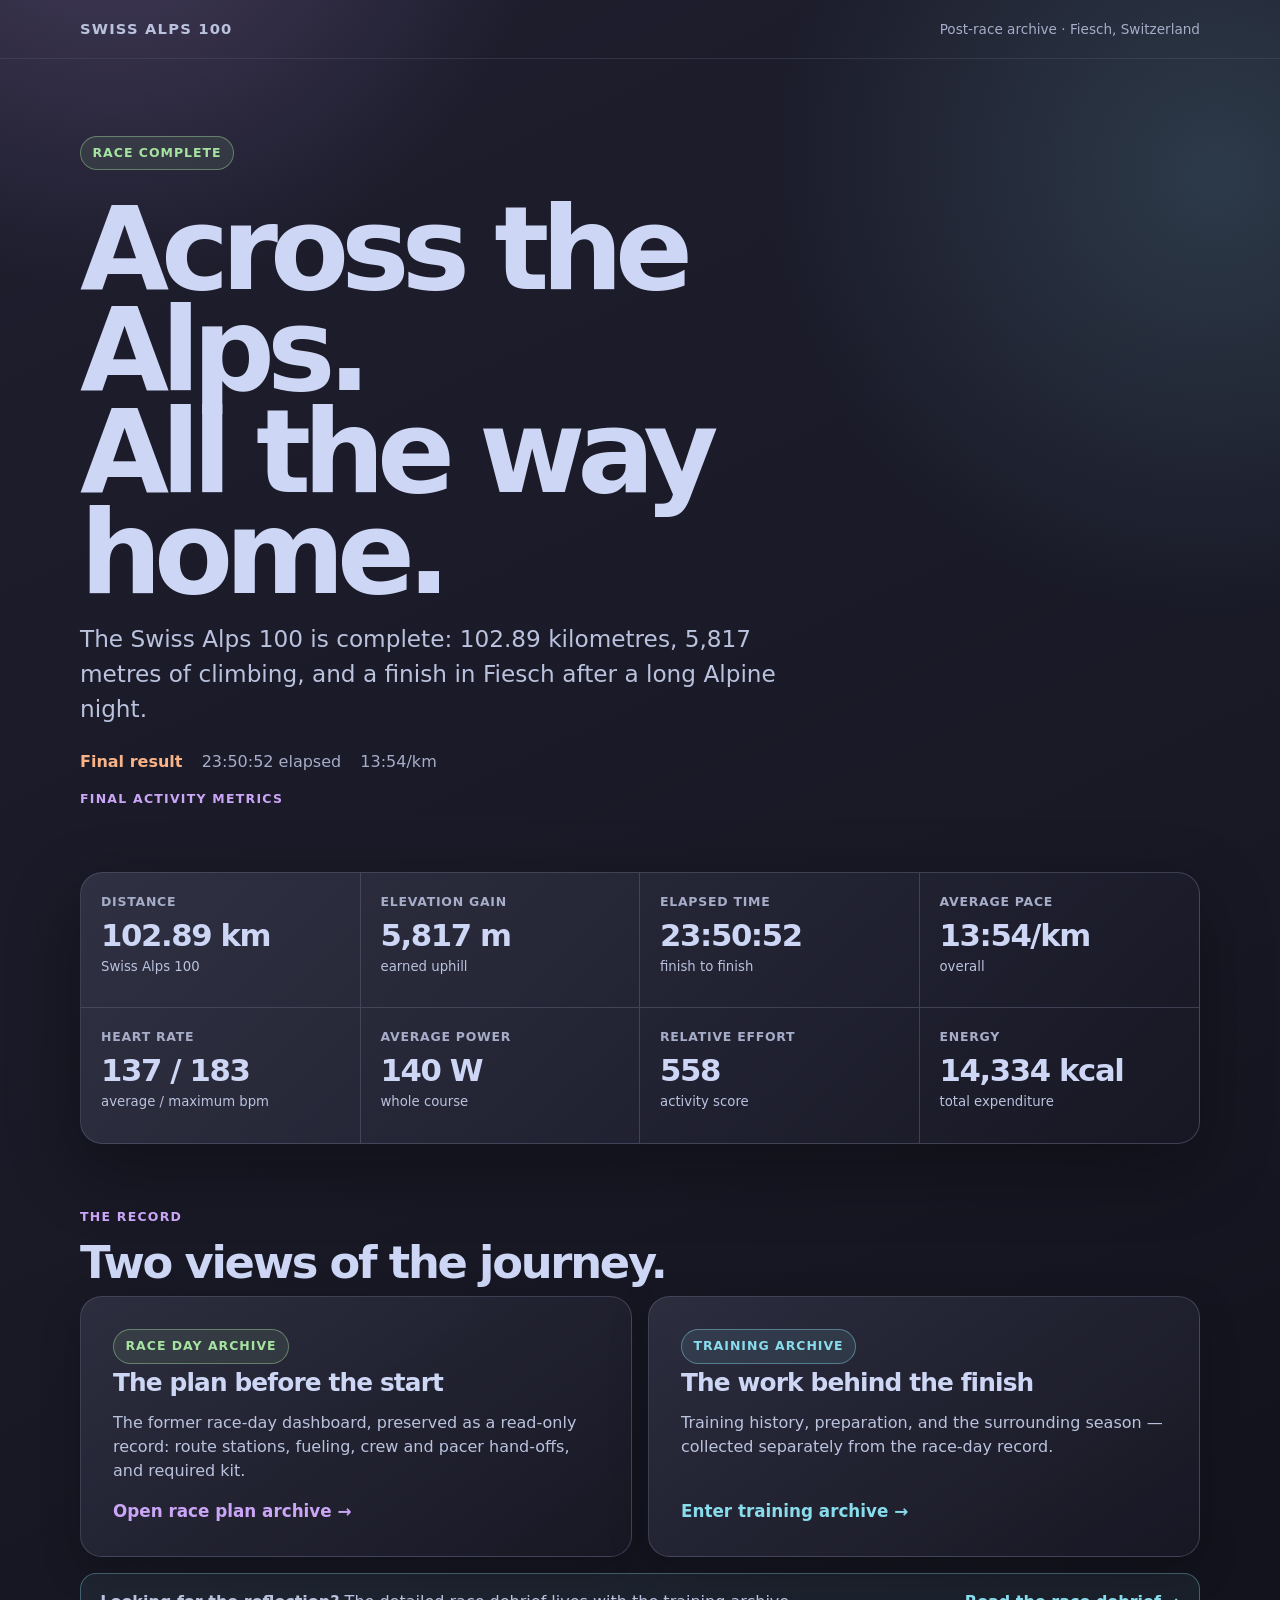
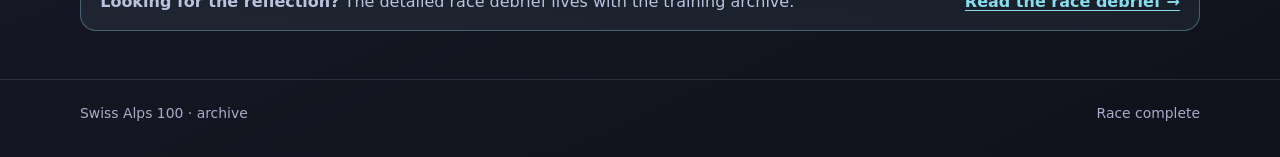
<file: index.html>
<!doctype html>
<html lang="en">
<head>
  <meta charset="utf-8">
  <meta name="viewport" content="width=device-width, initial-scale=1">
  <meta name="description" content="Swiss Alps 100 post-race archive — final result, race-day plan, and training archive.">
  <title>Swiss Alps 100 — Race complete</title>
  <style>
    :root {
      --rosewater: #f5e0dc;
      --mauve: #cba6f7;
      --peach: #fab387;
      --yellow: #f9e2af;
      --green: #a6e3a1;
      --sky: #89dceb;
      --blue: #89b4fa;
      --text: #cdd6f4;
      --subtext: #bac2de;
      --muted: #a6adc8;
      --surface: #313244;
      --surface-2: #585b70;
      --base: #1e1e2e;
      --mantle: #181825;
      --crust: #11111b;
      --border: rgb(88 91 112 / 58%);
      --shadow: 0 24px 72px rgb(0 0 0 / 32%);
    }

    * { box-sizing: border-box; }
    html { scroll-behavior: smooth; }
    body {
      min-width: 320px;
      margin: 0;
      color: var(--text);
      background:
        radial-gradient(circle at 9% -8%, rgb(203 166 247 / 23%), transparent 27rem),
        radial-gradient(circle at 95% 10%, rgb(137 220 235 / 16%), transparent 28rem),
        linear-gradient(155deg, var(--base) 0%, var(--mantle) 62%, var(--crust) 100%);
      font-family: Inter, ui-sans-serif, system-ui, -apple-system, BlinkMacSystemFont, "Segoe UI", sans-serif;
      line-height: 1.5;
    }
    a { color: inherit; }
    a:focus-visible { outline: 3px solid var(--sky); outline-offset: 4px; }
    .shell { width: min(1120px, calc(100% - 40px)); margin: 0 auto; }
    .site-header { border-bottom: 1px solid rgb(88 91 112 / 34%); }
    .topbar { display: flex; align-items: center; justify-content: space-between; gap: 20px; padding: 18px 0; }
    .wordmark { color: var(--subtext); font-size: .92rem; font-weight: 750; letter-spacing: .08em; text-decoration: none; text-transform: uppercase; }
    .archive-note { color: var(--muted); font-size: .85rem; }
    main { padding: clamp(2.5rem, 6vw, 5.75rem) 0 3rem; }
    .eyebrow, .pill { display: inline-flex; align-items: center; width: fit-content; border: 1px solid rgb(166 227 161 / 42%); border-radius: 999px; background: rgb(166 227 161 / 10%); color: var(--green); font-size: .78rem; font-weight: 800; letter-spacing: .08em; padding: .42rem .72rem; text-transform: uppercase; }
    .hero { display: grid; gap: 1.8rem; }
    h1, h2, h3, p { margin-top: 0; }
    h1 { max-width: 820px; margin-bottom: 1.1rem; font-size: clamp(3.2rem, 9vw, 7.2rem); letter-spacing: -.07em; line-height: .88; }
    .lede { max-width: 710px; color: var(--subtext); font-size: clamp(1.15rem, 2vw, 1.45rem); }
    .result-strip { display: flex; flex-wrap: wrap; gap: .7rem 1.2rem; margin-top: .5rem; color: var(--muted); }
    .result-strip strong { color: var(--peach); }
    .metrics { display: grid; grid-template-columns: repeat(4, 1fr); overflow: hidden; margin: clamp(2rem, 5vw, 4rem) 0; border: 1px solid var(--border); border-radius: 1.4rem; background: linear-gradient(135deg, rgb(49 50 68 / 92%), rgb(24 24 37 / 92%)); box-shadow: var(--shadow); }
    .metric { min-height: 135px; padding: 1.25rem; border-right: 1px solid var(--border); border-bottom: 1px solid var(--border); }
    .metric:nth-child(4n) { border-right: 0; }
    .metric:nth-last-child(-n + 4) { border-bottom: 0; }
    .metric span { display: block; margin-bottom: .42rem; color: var(--muted); font-size: .78rem; font-weight: 700; letter-spacing: .06em; text-transform: uppercase; }
    .metric strong { display: block; color: var(--text); font-size: clamp(1.3rem, 2.4vw, 2.05rem); letter-spacing: -.045em; line-height: 1.08; }
    .metric em { display: block; margin-top: .3rem; color: var(--subtext); font-size: .83rem; font-style: normal; }
    .section-label { margin: 0 0 .75rem; color: var(--mauve); font-size: .78rem; font-weight: 850; letter-spacing: .1em; text-transform: uppercase; }
    h2 { margin-bottom: .65rem; font-size: clamp(1.8rem, 4vw, 2.8rem); letter-spacing: -.05em; line-height: 1.05; }
    .destinations { display: grid; grid-template-columns: repeat(2, 1fr); gap: 1rem; }
    .destination { display: flex; min-height: 235px; flex-direction: column; justify-content: space-between; border: 1px solid var(--border); border-radius: 1.35rem; padding: clamp(1.35rem, 3vw, 2rem); background: linear-gradient(145deg, rgb(49 50 68 / 82%), rgb(24 24 37 / 86%)); box-shadow: 0 14px 40px rgb(0 0 0 / 20%); text-decoration: none; transition: border-color .2s ease, transform .2s ease, background .2s ease; }
    .destination:hover { border-color: var(--mauve); background: linear-gradient(145deg, rgb(69 71 90 / 90%), rgb(24 24 37 / 94%)); transform: translateY(-4px); }
    .destination.training:hover { border-color: var(--sky); }
    .destination h3 { margin-bottom: .65rem; font-size: 1.55rem; letter-spacing: -.035em; }
    .destination p { color: var(--subtext); }
    .destination .arrow { color: var(--mauve); font-size: 1.05rem; font-weight: 800; }
    .destination.training .arrow { color: var(--sky); }
    .debrief { display: flex; align-items: center; justify-content: space-between; gap: 1.25rem; margin-top: 1rem; border: 1px solid rgb(137 220 235 / 35%); border-radius: 1rem; padding: 1rem 1.2rem; background: rgb(137 220 235 / 7%); color: var(--subtext); }
    .debrief a { color: var(--sky); font-weight: 750; text-underline-offset: .2em; }
    footer { border-top: 1px solid rgb(88 91 112 / 34%); color: var(--muted); font-size: .87rem; }
    footer .shell { display: flex; justify-content: space-between; gap: 1rem; padding: 1.4rem 0 2.1rem; }
    @media (max-width: 760px) {
      .shell { width: min(100% - 28px, 1120px); }
      .archive-note { display: none; }
      .metrics { grid-template-columns: repeat(2, 1fr); }
      .metric:nth-child(4n) { border-right: 1px solid var(--border); }
      .metric:nth-child(2n) { border-right: 0; }
      .metric:nth-last-child(-n + 4) { border-bottom: 1px solid var(--border); }
      .metric:nth-last-child(-n + 2) { border-bottom: 0; }
      .destinations { grid-template-columns: 1fr; }
      .debrief { align-items: flex-start; flex-direction: column; }
      footer .shell { flex-direction: column; }
    }
  </style>
</head>
<body>
  <header class="site-header">
    <div class="shell topbar">
      <a class="wordmark" href="/" aria-label="Swiss Alps 100 archive home">Swiss Alps 100</a>
      <span class="archive-note">Post-race archive · Fiesch, Switzerland</span>
    </div>
  </header>

  <main class="shell">
    <section class="hero" aria-labelledby="page-title">
      <span class="eyebrow">Race complete</span>
      <div>
        <h1 id="page-title">Across the Alps.<br>All the way home.</h1>
        <p class="lede">The Swiss Alps 100 is complete: 102.89 kilometres, 5,817 metres of climbing, and a finish in Fiesch after a long Alpine night.</p>
        <p class="result-strip"><strong>Final result</strong><span>23:50:52 elapsed</span><span>13:54/km</span></p>
      </div>
    </section>

    <section aria-labelledby="metrics-title">
      <p class="section-label" id="metrics-title">Final activity metrics</p>
      <div class="metrics">
        <article class="metric"><span>Distance</span><strong>102.89 km</strong><em>Swiss Alps 100</em></article>
        <article class="metric"><span>Elevation gain</span><strong>5,817 m</strong><em>earned uphill</em></article>
        <article class="metric"><span>Elapsed time</span><strong>23:50:52</strong><em>finish to finish</em></article>
        <article class="metric"><span>Average pace</span><strong>13:54/km</strong><em>overall</em></article>
        <article class="metric"><span>Heart rate</span><strong>137 / 183</strong><em>average / maximum bpm</em></article>
        <article class="metric"><span>Average power</span><strong>140 W</strong><em>whole course</em></article>
        <article class="metric"><span>Relative Effort</span><strong>558</strong><em>activity score</em></article>
        <article class="metric"><span>Energy</span><strong>14,334 kcal</strong><em>total expenditure</em></article>
      </div>
    </section>

    <section aria-labelledby="archives-title">
      <p class="section-label">The record</p>
      <h2 id="archives-title">Two views of the journey.</h2>
      <div class="destinations">
        <a class="destination" href="/race-plan.html">
          <div>
            <span class="pill">Race day archive</span>
            <h3>The plan before the start</h3>
            <p>The former race-day dashboard, preserved as a read-only record: route stations, fueling, crew and pacer hand-offs, and required kit.</p>
          </div>
          <span class="arrow">Open race plan archive →</span>
        </a>
        <a class="destination training" href="/training/">
          <div>
            <span class="pill" style="border-color: rgb(137 220 235 / 42%); background: rgb(137 220 235 / 10%); color: var(--sky);">Training archive</span>
            <h3>The work behind the finish</h3>
            <p>Training history, preparation, and the surrounding season — collected separately from the race-day record.</p>
          </div>
          <span class="arrow">Enter training archive →</span>
        </a>
      </div>
      <aside class="debrief" aria-label="Race debrief">
        <span><strong>Looking for the reflection?</strong> The detailed race debrief lives with the training archive.</span>
        <a href="/training/race-debrief.html">Read the race debrief →</a>
      </aside>
    </section>
  </main>

  <footer>
    <div class="shell"><span>Swiss Alps 100 · archive</span><span>Race complete</span></div>
  </footer>
</body>
</html>
</file>
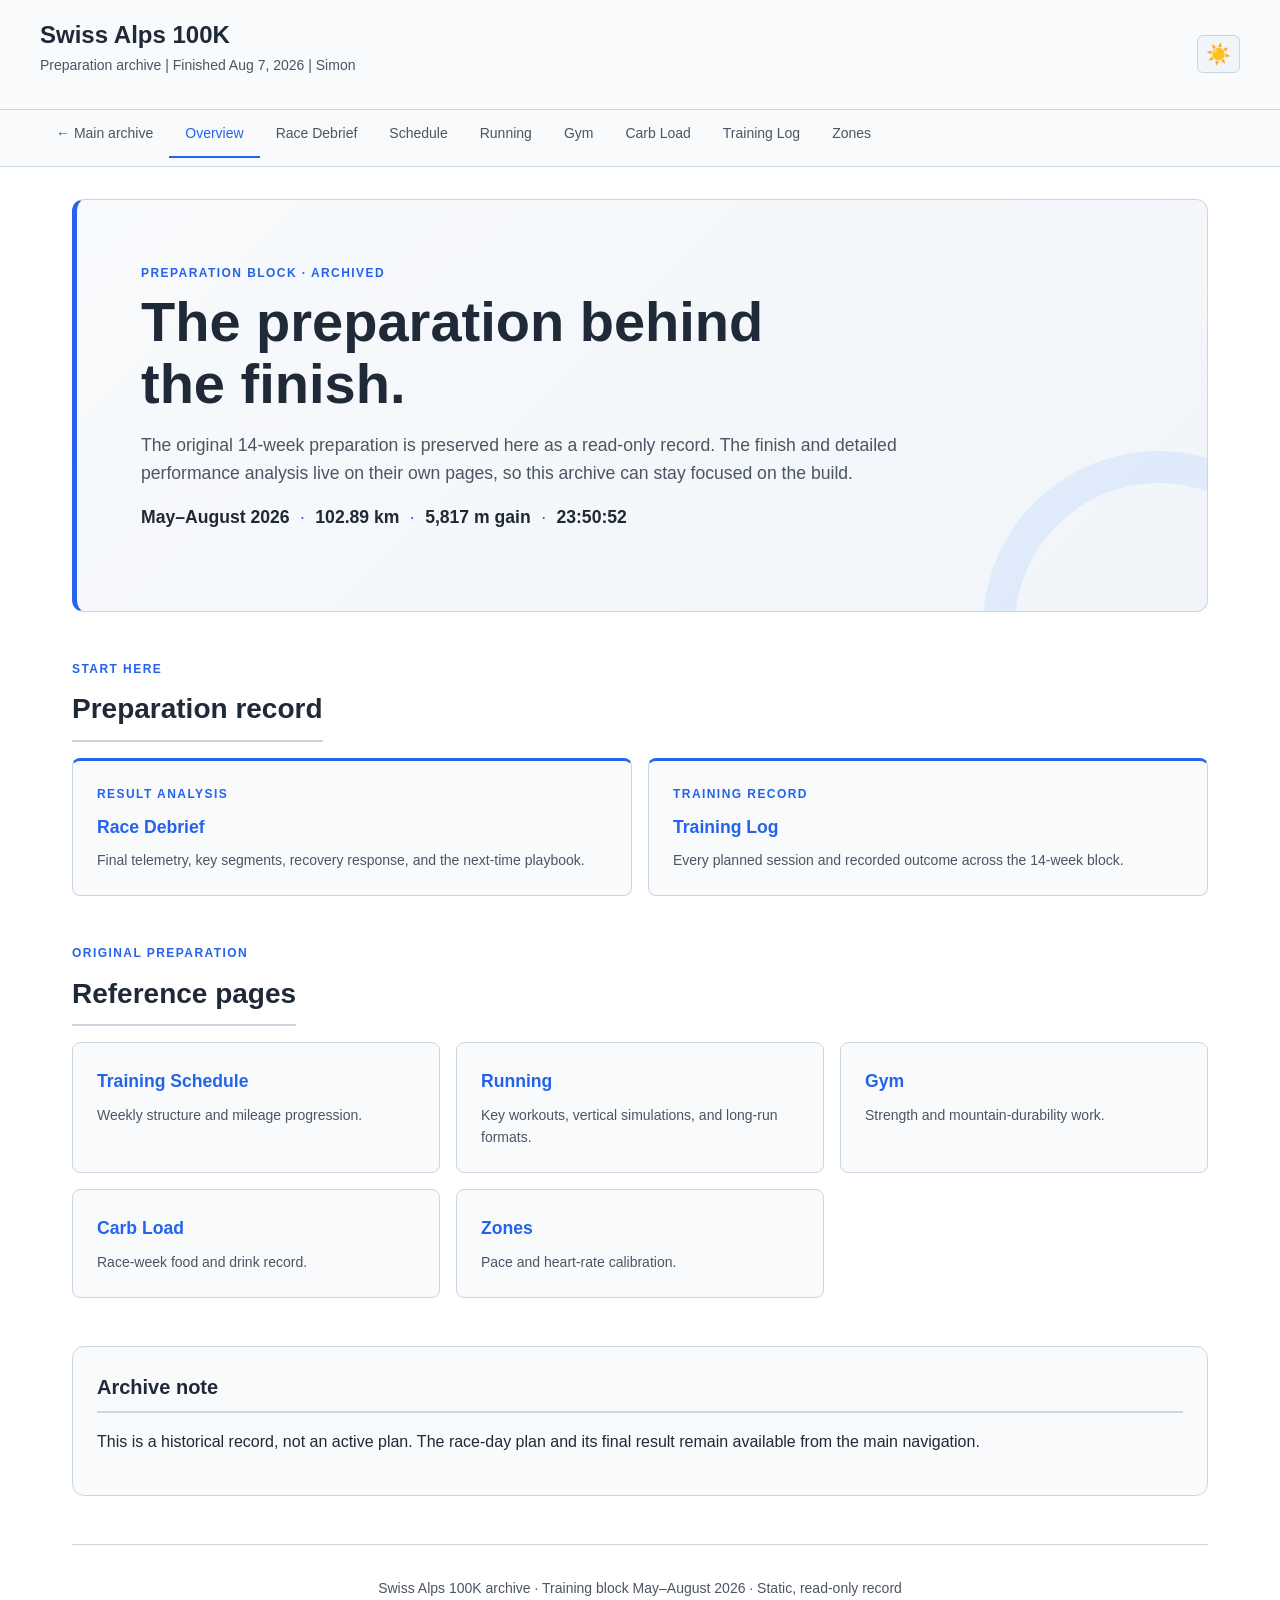
<file: training/index.html>
<!DOCTYPE html>
<html lang="en">
<head>
    <meta charset="UTF-8">
    <meta name="viewport" content="width=device-width, initial-scale=1.0">
    <meta name="description" content="A read-only archive of Simon's Swiss Alps 100K training block and finished race.">
    <title>Swiss Alps 100K — Preparation Archive</title>
    <link rel="stylesheet" href="styles.css">
</head>
<body>
    <header>
        <div class="header-content">
            <div class="header-title">
                <h1><a href="/">Swiss Alps 100K</a></h1>
                <p>Preparation archive | Finished Aug 7, 2026 | Simon</p>
            </div>
            <div class="header-right">
                <button class="theme-toggle" id="themeToggle" aria-label="Toggle dark/light mode"></button>
            </div>
        </div>
    </header>

    <nav aria-label="Archive navigation">
        <ul>
            <li><a href="/">← Main archive</a></li>
            <li><a href="index.html" class="active" aria-current="page">Overview</a></li>
            <li><a href="race-debrief.html">Race Debrief</a></li>
            <li><a href="schedule.html">Schedule</a></li>
            <li><a href="running.html">Running</a></li>
            <li><a href="gym.html">Gym</a></li>
            <li><a href="carb-load.html">Carb Load</a></li>
            <li><a href="training-log.html">Training Log</a></li>
            <li><a href="zones.html">Zones</a></li>
        </ul>
    </nav>

    <main>
        <section class="archive-hero" aria-labelledby="archive-title">
            <span class="archive-kicker">Preparation block · archived</span>
            <h2 id="archive-title">The preparation behind the finish.</h2>
            <p class="archive-lede">The original 14-week preparation is preserved here as a read-only record. The finish and detailed performance analysis live on their own pages, so this archive can stay focused on the build.</p>
            <p class="result-line"><strong>May–August 2026</strong><span>·</span><strong>102.89 km</strong><span>·</span><strong>5,817 m gain</strong><span>·</span><strong>23:50:52</strong></p>
        </section>

        <section aria-labelledby="archive-contents-title">
            <div class="section-heading">
                <div>
                    <span class="archive-kicker">Start here</span>
                    <h2 id="archive-contents-title">Preparation record</h2>
                </div>
            </div>
            <div class="page-grid">
                <a class="page-card archive-card-primary" href="race-debrief.html">
                    <span class="card-eyebrow">Result analysis</span>
                    <h3>Race Debrief</h3>
                    <p>Final telemetry, key segments, recovery response, and the next-time playbook.</p>
                </a>
                <a class="page-card archive-card-primary" href="training-log.html">
                    <span class="card-eyebrow">Training record</span>
                    <h3>Training Log</h3>
                    <p>Every planned session and recorded outcome across the 14-week block.</p>
                </a>
            </div>
        </section>

        <section aria-labelledby="reference-title">
            <div class="section-heading">
                <div>
                    <span class="archive-kicker">Original preparation</span>
                    <h2 id="reference-title">Reference pages</h2>
                </div>
            </div>
            <div class="page-grid">
                <a class="page-card" href="schedule.html"><h3>Training Schedule</h3><p>Weekly structure and mileage progression.</p></a>
                <a class="page-card" href="running.html"><h3>Running</h3><p>Key workouts, vertical simulations, and long-run formats.</p></a>
                <a class="page-card" href="gym.html"><h3>Gym</h3><p>Strength and mountain-durability work.</p></a>
                <a class="page-card" href="carb-load.html"><h3>Carb Load</h3><p>Race-week food and drink record.</p></a>
                <a class="page-card" href="zones.html"><h3>Zones</h3><p>Pace and heart-rate calibration.</p></a>
            </div>
        </section>

        <section class="archive-note" aria-labelledby="record-note-title">
            <h2 id="record-note-title">Archive note</h2>
            <p>This is a historical record, not an active plan. The race-day plan and its final result remain available from the main navigation.</p>
        </section>

        <footer>Swiss Alps 100K archive · Training block May–August 2026 · Static, read-only record</footer>
    </main>

    <script src="theme.js"></script>
</body>
</html>
</file>
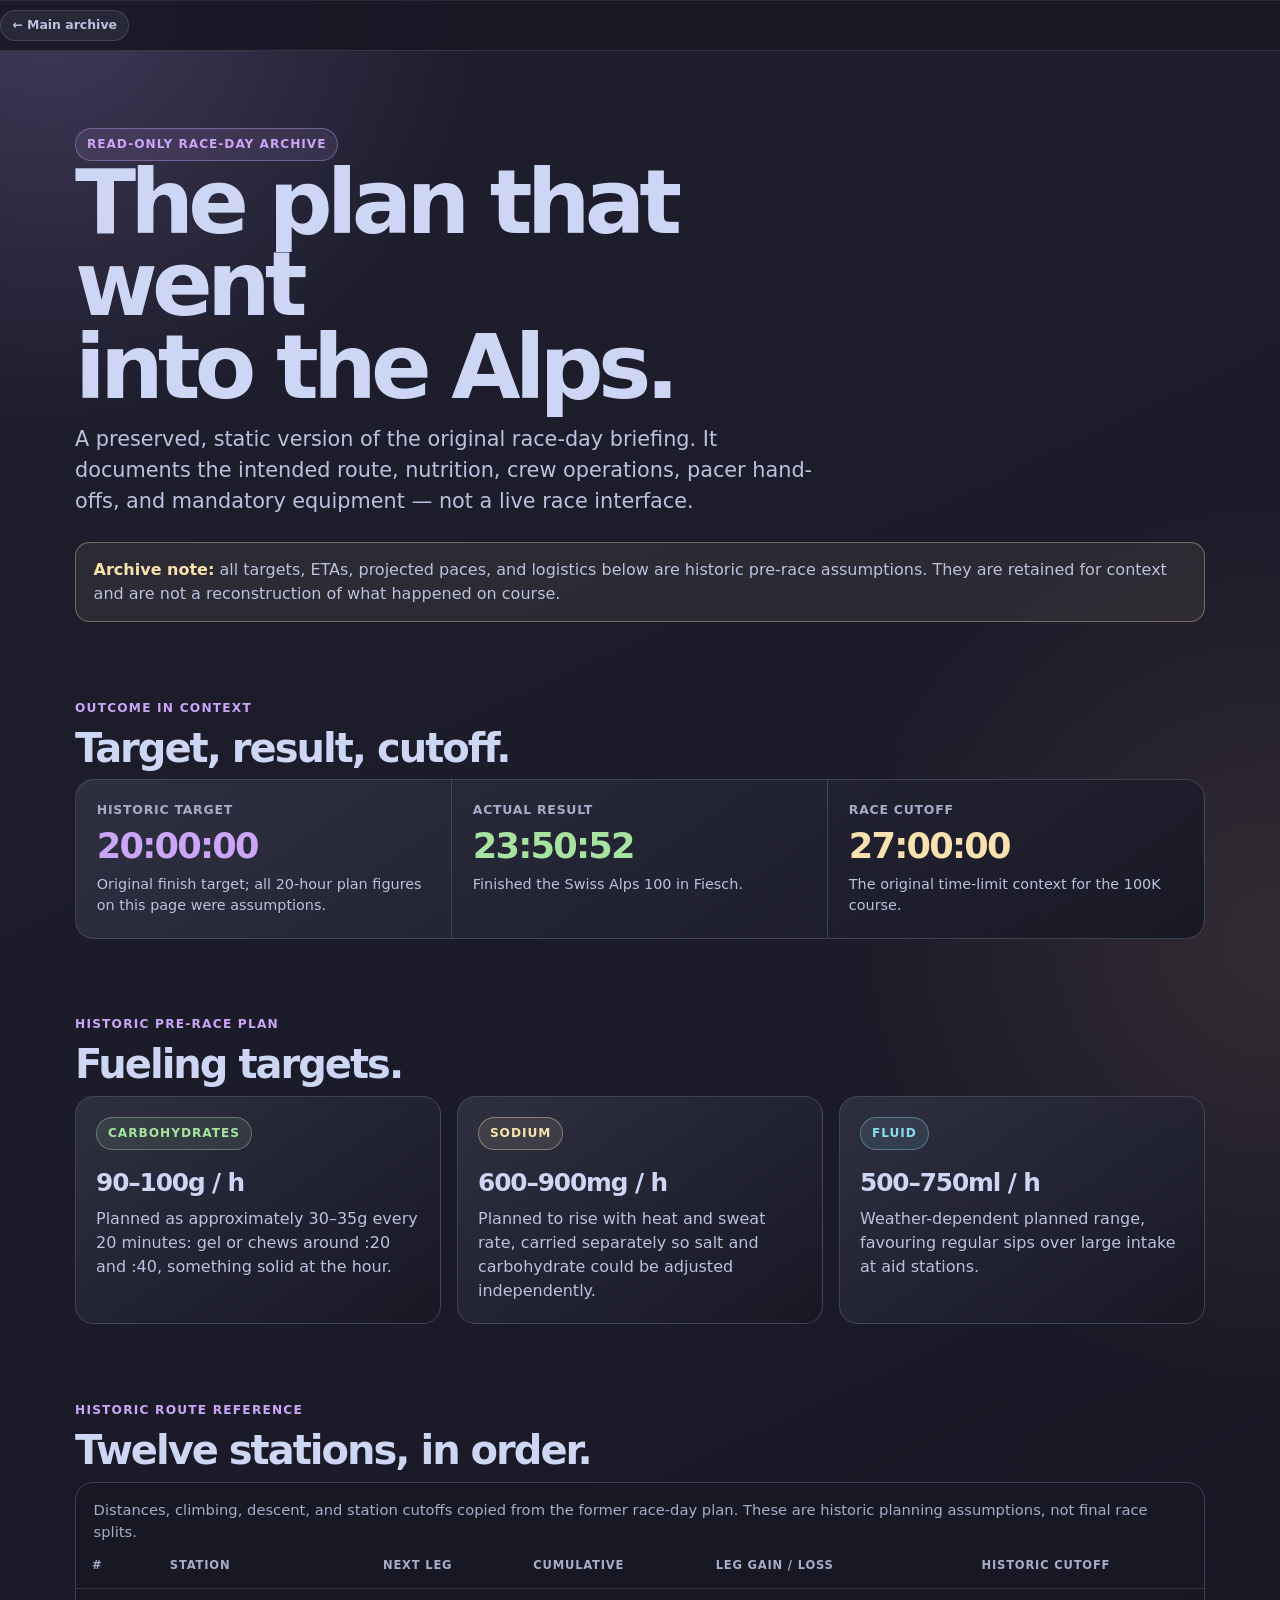
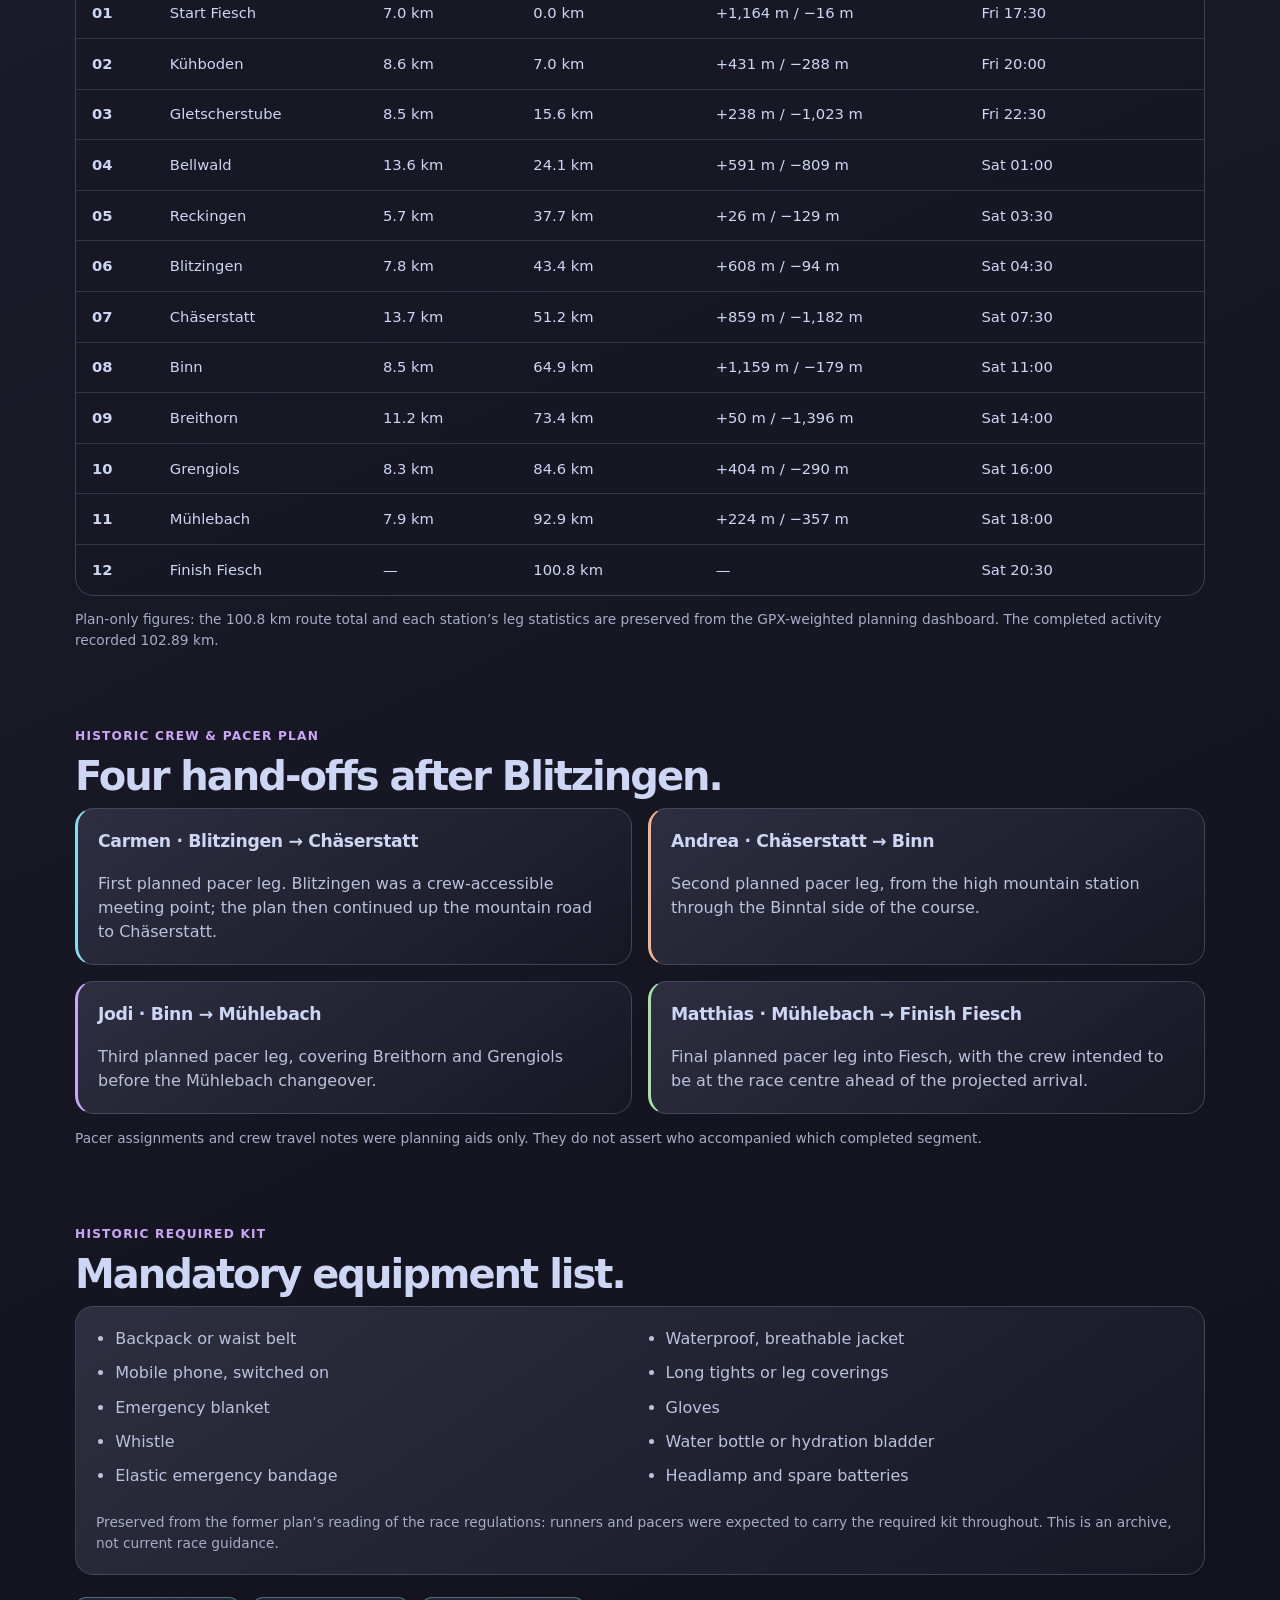
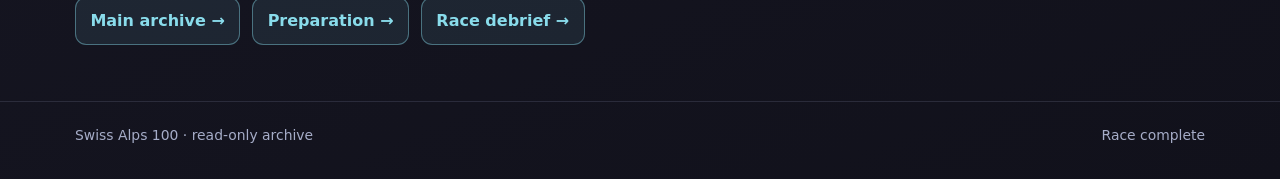
<file: race-plan.html>
<!doctype html>
<html lang="en">
<head>
  <meta charset="utf-8">
  <meta name="viewport" content="width=device-width, initial-scale=1">
  <meta name="description" content="Read-only archive of the Swiss Alps 100 race-day plan: route, fueling, crew, pacers, and kit.">
  <title>Race-day plan archive — Swiss Alps 100</title>
  <style>
    :root {
      --mauve: #cba6f7;
      --peach: #fab387;
      --yellow: #f9e2af;
      --green: #a6e3a1;
      --sky: #89dceb;
      --text: #cdd6f4;
      --subtext: #bac2de;
      --muted: #a6adc8;
      --surface: #313244;
      --surface-2: #585b70;
      --base: #1e1e2e;
      --mantle: #181825;
      --crust: #11111b;
      --border: rgb(88 91 112 / 60%);
      --panel: linear-gradient(145deg, rgb(49 50 68 / 88%), rgb(24 24 37 / 92%));
    }

    * { box-sizing: border-box; }
    html { scroll-behavior: smooth; }
    body {
      min-width: 320px;
      margin: 0;
      color: var(--text);
      background:
        radial-gradient(circle at 4% 0%, rgb(203 166 247 / 20%), transparent 27rem),
        radial-gradient(circle at 100% 28%, rgb(250 179 135 / 11%), transparent 28rem),
        linear-gradient(155deg, var(--base), var(--mantle) 60%, var(--crust));
      font-family: Inter, ui-sans-serif, system-ui, -apple-system, BlinkMacSystemFont, "Segoe UI", sans-serif;
      line-height: 1.5;
    }
    a { color: var(--sky); }
    a:focus-visible { outline: 3px solid var(--sky); outline-offset: 4px; }
    .shell { width: min(1130px, calc(100% - 40px)); margin: 0 auto; }
    header { position: sticky; top: 0; z-index: 10; border-bottom: 1px solid rgb(88 91 112 / 45%); background: rgb(24 24 37 / 92%); backdrop-filter: blur(18px); }
    .topbar { display: flex; align-items: center; justify-content: space-between; gap: 1.5rem; padding: .8rem 0; }
    .wordmark { color: var(--subtext); font-size: .9rem; font-weight: 800; letter-spacing: .08em; text-decoration: none; text-transform: uppercase; }
    .home-link { color: var(--subtext); font-size: .92rem; text-underline-offset: .2em; }
    .command-nav { border-top: 1px solid rgb(88 91 112 / 28%); overflow-x: auto; }
    .command-tabs { display: flex; width: max-content; min-width: 100%; gap: .45rem; padding: .58rem 0; }
    .command-tabs a { flex: 0 0 auto; border: 1px solid rgb(88 91 112 / 60%); border-radius: 999px; padding: .42rem .7rem; color: var(--subtext); background: rgb(49 50 68 / 62%); font-size: .78rem; font-weight: 750; line-height: 1.2; text-decoration: none; }
    .command-tabs a:hover { border-color: rgb(137 220 235 / 55%); color: var(--sky); background: rgb(137 220 235 / 10%); }
    .command-tabs a[aria-current="page"] { border-color: rgb(203 166 247 / 70%); color: var(--mauve); background: rgb(203 166 247 / 15%); }
    main { padding: clamp(2.3rem, 6vw, 5.2rem) 0 3.5rem; }
    section[id] { scroll-margin-top: 8.75rem; }
    h1, h2, h3, p { margin-top: 0; }
    h1 { max-width: 850px; margin-bottom: 1rem; font-size: clamp(2.8rem, 7vw, 5.8rem); letter-spacing: -.065em; line-height: .92; }
    h2 { margin-bottom: .65rem; font-size: clamp(1.7rem, 4vw, 2.5rem); letter-spacing: -.05em; line-height: 1.06; }
    h3 { font-size: 1.08rem; letter-spacing: -.02em; }
    .lede { max-width: 750px; color: var(--subtext); font-size: clamp(1.08rem, 2vw, 1.3rem); }
    .eyebrow, .tag { display: inline-flex; align-items: center; width: fit-content; border: 1px solid rgb(203 166 247 / 40%); border-radius: 999px; background: rgb(203 166 247 / 10%); color: var(--mauve); font-size: .76rem; font-weight: 800; letter-spacing: .08em; padding: .4rem .68rem; text-transform: uppercase; }
    .notice { margin: 1.5rem 0 2.8rem; border: 1px solid rgb(249 226 175 / 35%); border-radius: .9rem; padding: .95rem 1.1rem; background: rgb(249 226 175 / 7%); color: var(--subtext); }
    .notice strong { color: var(--yellow); }
    .section { margin-top: clamp(2.9rem, 6vw, 5rem); }
    .section-label { margin-bottom: .6rem; color: var(--mauve); font-size: .76rem; font-weight: 850; letter-spacing: .1em; text-transform: uppercase; }
    .comparison { display: grid; grid-template-columns: repeat(3, 1fr); overflow: hidden; border: 1px solid var(--border); border-radius: 1.2rem; background: var(--panel); }
    .comparison article { min-height: 155px; padding: 1.3rem; border-right: 1px solid var(--border); }
    .comparison article:last-child { border-right: 0; }
    .comparison span { display: block; margin-bottom: .5rem; color: var(--muted); font-size: .78rem; font-weight: 750; letter-spacing: .06em; text-transform: uppercase; }
    .comparison strong { display: block; font-size: clamp(1.55rem, 3vw, 2.2rem); letter-spacing: -.05em; line-height: 1.05; }
    .comparison p { margin: .55rem 0 0; color: var(--subtext); font-size: .9rem; }
    .comparison .target strong { color: var(--mauve); }
    .comparison .actual strong { color: var(--green); }
    .comparison .cutoff strong { color: var(--yellow); }
    .grid { display: grid; grid-template-columns: repeat(3, 1fr); gap: 1rem; }
    .card { border: 1px solid var(--border); border-radius: 1.15rem; padding: 1.25rem; background: var(--panel); }
    .card p:last-child { margin-bottom: 0; }
    .nutrition .tag { margin-bottom: .9rem; }
    .nutrition p { color: var(--subtext); }
    .nutrition strong { display: block; margin-bottom: .35rem; color: var(--text); font-size: 1.55rem; letter-spacing: -.045em; }
    .table-wrap { overflow-x: auto; border: 1px solid var(--border); border-radius: 1.15rem; background: rgb(24 24 37 / 68%); }
    table { width: 100%; border-collapse: collapse; font-size: .92rem; }
    caption { padding: 1rem 1.1rem 0; color: var(--muted); text-align: left; }
    th, td { padding: .86rem 1rem; border-bottom: 1px solid rgb(88 91 112 / 45%); text-align: left; white-space: nowrap; }
    th { color: var(--muted); font-size: .72rem; letter-spacing: .07em; text-transform: uppercase; }
    td:first-child { color: var(--text); font-weight: 750; }
    tbody tr:last-child td { border-bottom: 0; }
    .muted { color: var(--muted); }
    .assumption { margin-top: .85rem; color: var(--muted); font-size: .86rem; }
    .logistics { display: grid; grid-template-columns: repeat(2, 1fr); gap: 1rem; }
    .pacer { border-left: 3px solid var(--sky); }
    .pacer:nth-child(2) { border-left-color: var(--peach); }
    .pacer:nth-child(3) { border-left-color: var(--mauve); }
    .pacer:nth-child(4) { border-left-color: var(--green); }
    .pacer p { color: var(--subtext); }
    .pacer strong { color: var(--text); }
    .kit { columns: 2 18rem; column-gap: 2rem; margin: 0; padding-left: 1.2rem; }
    .kit li { break-inside: avoid; margin: 0 0 .65rem; color: var(--subtext); }
    .archive-links { display: flex; flex-wrap: wrap; gap: .75rem; margin-top: 1.4rem; }
    .button { display: inline-flex; border: 1px solid rgb(137 220 235 / 42%); border-radius: .7rem; padding: .7rem .9rem; background: rgb(137 220 235 / 9%); color: var(--sky); font-weight: 750; text-decoration: none; }
    .button:hover { background: rgb(137 220 235 / 17%); }
    footer { border-top: 1px solid rgb(88 91 112 / 35%); color: var(--muted); font-size: .87rem; }
    footer .shell { display: flex; justify-content: space-between; gap: 1rem; padding: 1.4rem 0 2.1rem; }
    @media (max-width: 760px) {
      .shell { width: min(100% - 28px, 1130px); }
      .command-tabs { gap: .35rem; }
      .command-tabs a { padding: .4rem .62rem; }
      .comparison, .grid, .logistics { grid-template-columns: 1fr; }
      .comparison article { border-right: 0; border-bottom: 1px solid var(--border); }
      .comparison article:last-child { border-bottom: 0; }
      th, td { padding: .75rem .8rem; }
      footer .shell { flex-direction: column; }
    }
  </style>
</head>
<body>
  <header>
    <nav class="command-nav" aria-label="Race-day plan navigation">
      <div class="shell command-tabs">
        <a href="/">← Main archive</a>
      </div>
    </nav>
  </header>

  <main class="shell">
    <section id="overview" aria-labelledby="page-title">
      <span class="eyebrow">Read-only race-day archive</span>
      <h1 id="page-title">The plan that went<br>into the Alps.</h1>
      <p class="lede">A preserved, static version of the original race-day briefing. It documents the intended route, nutrition, crew operations, pacer hand-offs, and mandatory equipment — not a live race interface.</p>
      <aside class="notice"><strong>Archive note:</strong> all targets, ETAs, projected paces, and logistics below are historic pre-race assumptions. They are retained for context and are not a reconstruction of what happened on course.</aside>
    </section>

    <section id="plan" class="section" aria-labelledby="result-title">
      <p class="section-label">Outcome in context</p>
      <h2 id="result-title">Target, result, cutoff.</h2>
      <div class="comparison">
        <article class="target"><span>Historic target</span><strong>20:00:00</strong><p>Original finish target; all 20-hour plan figures on this page were assumptions.</p></article>
        <article class="actual"><span>Actual result</span><strong>23:50:52</strong><p>Finished the Swiss Alps 100 in Fiesch.</p></article>
        <article class="cutoff"><span>Race cutoff</span><strong>27:00:00</strong><p>The original time-limit context for the 100K course.</p></article>
      </div>
    </section>

    <section id="fueling" class="section" aria-labelledby="fuel-title">
      <p class="section-label">Historic pre-race plan</p>
      <h2 id="fuel-title">Fueling targets.</h2>
      <div class="grid nutrition">
        <article class="card"><span class="tag" style="border-color: rgb(166 227 161 / 40%); background: rgb(166 227 161 / 10%); color: var(--green);">Carbohydrates</span><strong>90–100g / h</strong><p>Planned as approximately 30–35g every 20 minutes: gel or chews around :20 and :40, something solid at the hour.</p></article>
        <article class="card"><span class="tag" style="border-color: rgb(249 226 175 / 40%); background: rgb(249 226 175 / 10%); color: var(--yellow);">Sodium</span><strong>600–900mg / h</strong><p>Planned to rise with heat and sweat rate, carried separately so salt and carbohydrate could be adjusted independently.</p></article>
        <article class="card"><span class="tag" style="border-color: rgb(137 220 235 / 40%); background: rgb(137 220 235 / 10%); color: var(--sky);">Fluid</span><strong>500–750ml / h</strong><p>Weather-dependent planned range, favouring regular sips over large intake at aid stations.</p></article>
      </div>
    </section>

    <section id="course" class="section" aria-labelledby="route-title">
      <p class="section-label">Historic route reference</p>
      <h2 id="route-title">Twelve stations, in order.</h2>
      <div class="table-wrap">
        <table>
          <caption>Distances, climbing, descent, and station cutoffs copied from the former race-day plan. These are historic planning assumptions, not final race splits.</caption>
          <thead>
            <tr><th scope="col">#</th><th scope="col">Station</th><th scope="col">Next leg</th><th scope="col">Cumulative</th><th scope="col">Leg gain / loss</th><th scope="col">Historic cutoff</th></tr>
          </thead>
          <tbody>
            <tr><td>01</td><td>Start Fiesch</td><td>7.0 km</td><td>0.0 km</td><td>+1,164 m / −16 m</td><td>Fri 17:30</td></tr>
            <tr><td>02</td><td>Kühboden</td><td>8.6 km</td><td>7.0 km</td><td>+431 m / −288 m</td><td>Fri 20:00</td></tr>
            <tr><td>03</td><td>Gletscherstube</td><td>8.5 km</td><td>15.6 km</td><td>+238 m / −1,023 m</td><td>Fri 22:30</td></tr>
            <tr><td>04</td><td>Bellwald</td><td>13.6 km</td><td>24.1 km</td><td>+591 m / −809 m</td><td>Sat 01:00</td></tr>
            <tr><td>05</td><td>Reckingen</td><td>5.7 km</td><td>37.7 km</td><td>+26 m / −129 m</td><td>Sat 03:30</td></tr>
            <tr><td>06</td><td>Blitzingen</td><td>7.8 km</td><td>43.4 km</td><td>+608 m / −94 m</td><td>Sat 04:30</td></tr>
            <tr><td>07</td><td>Chäserstatt</td><td>13.7 km</td><td>51.2 km</td><td>+859 m / −1,182 m</td><td>Sat 07:30</td></tr>
            <tr><td>08</td><td>Binn</td><td>8.5 km</td><td>64.9 km</td><td>+1,159 m / −179 m</td><td>Sat 11:00</td></tr>
            <tr><td>09</td><td>Breithorn</td><td>11.2 km</td><td>73.4 km</td><td>+50 m / −1,396 m</td><td>Sat 14:00</td></tr>
            <tr><td>10</td><td>Grengiols</td><td>8.3 km</td><td>84.6 km</td><td>+404 m / −290 m</td><td>Sat 16:00</td></tr>
            <tr><td>11</td><td>Mühlebach</td><td>7.9 km</td><td>92.9 km</td><td>+224 m / −357 m</td><td>Sat 18:00</td></tr>
            <tr><td>12</td><td>Finish Fiesch</td><td>—</td><td>100.8 km</td><td>—</td><td>Sat 20:30</td></tr>
          </tbody>
        </table>
      </div>
      <p class="assumption">Plan-only figures: the 100.8 km route total and each station’s leg statistics are preserved from the GPX-weighted planning dashboard. The completed activity recorded 102.89 km.</p>
    </section>

    <section id="crew" class="section" aria-labelledby="crew-title">
      <p class="section-label">Historic crew &amp; pacer plan</p>
      <h2 id="crew-title">Four hand-offs after Blitzingen.</h2>
      <div class="logistics">
        <article class="card pacer"><h3>Carmen · Blitzingen → Chäserstatt</h3><p>First planned pacer leg. Blitzingen was a crew-accessible meeting point; the plan then continued up the mountain road to Chäserstatt.</p></article>
        <article class="card pacer"><h3>Andrea · Chäserstatt → Binn</h3><p>Second planned pacer leg, from the high mountain station through the Binntal side of the course.</p></article>
        <article class="card pacer"><h3>Jodi · Binn → Mühlebach</h3><p>Third planned pacer leg, covering Breithorn and Grengiols before the Mühlebach changeover.</p></article>
        <article class="card pacer"><h3>Matthias · Mühlebach → Finish Fiesch</h3><p>Final planned pacer leg into Fiesch, with the crew intended to be at the race centre ahead of the projected arrival.</p></article>
      </div>
      <p class="assumption">Pacer assignments and crew travel notes were planning aids only. They do not assert who accompanied which completed segment.</p>
    </section>

    <section id="kit" class="section" aria-labelledby="kit-title">
      <p class="section-label">Historic required kit</p>
      <h2 id="kit-title">Mandatory equipment list.</h2>
      <div class="card">
        <ul class="kit">
          <li>Backpack or waist belt</li>
          <li>Mobile phone, switched on</li>
          <li>Emergency blanket</li>
          <li>Whistle</li>
          <li>Elastic emergency bandage</li>
          <li>Waterproof, breathable jacket</li>
          <li>Long tights or leg coverings</li>
          <li>Gloves</li>
          <li>Water bottle or hydration bladder</li>
          <li>Headlamp and spare batteries</li>
        </ul>
        <p class="assumption">Preserved from the former plan’s reading of the race regulations: runners and pacers were expected to carry the required kit throughout. This is an archive, not current race guidance.</p>
      </div>
    </section>

    <nav class="archive-links" aria-label="Archive destinations">
      <a class="button" href="/">Main archive →</a>
      <a class="button" href="/training/">Preparation →</a>
      <a class="button" href="/training/race-debrief.html">Race debrief →</a>
    </nav>
  </main>

  <footer>
    <div class="shell"><span>Swiss Alps 100 · read-only archive</span><span>Race complete</span></div>
  </footer>
</body>
</html>
</file>
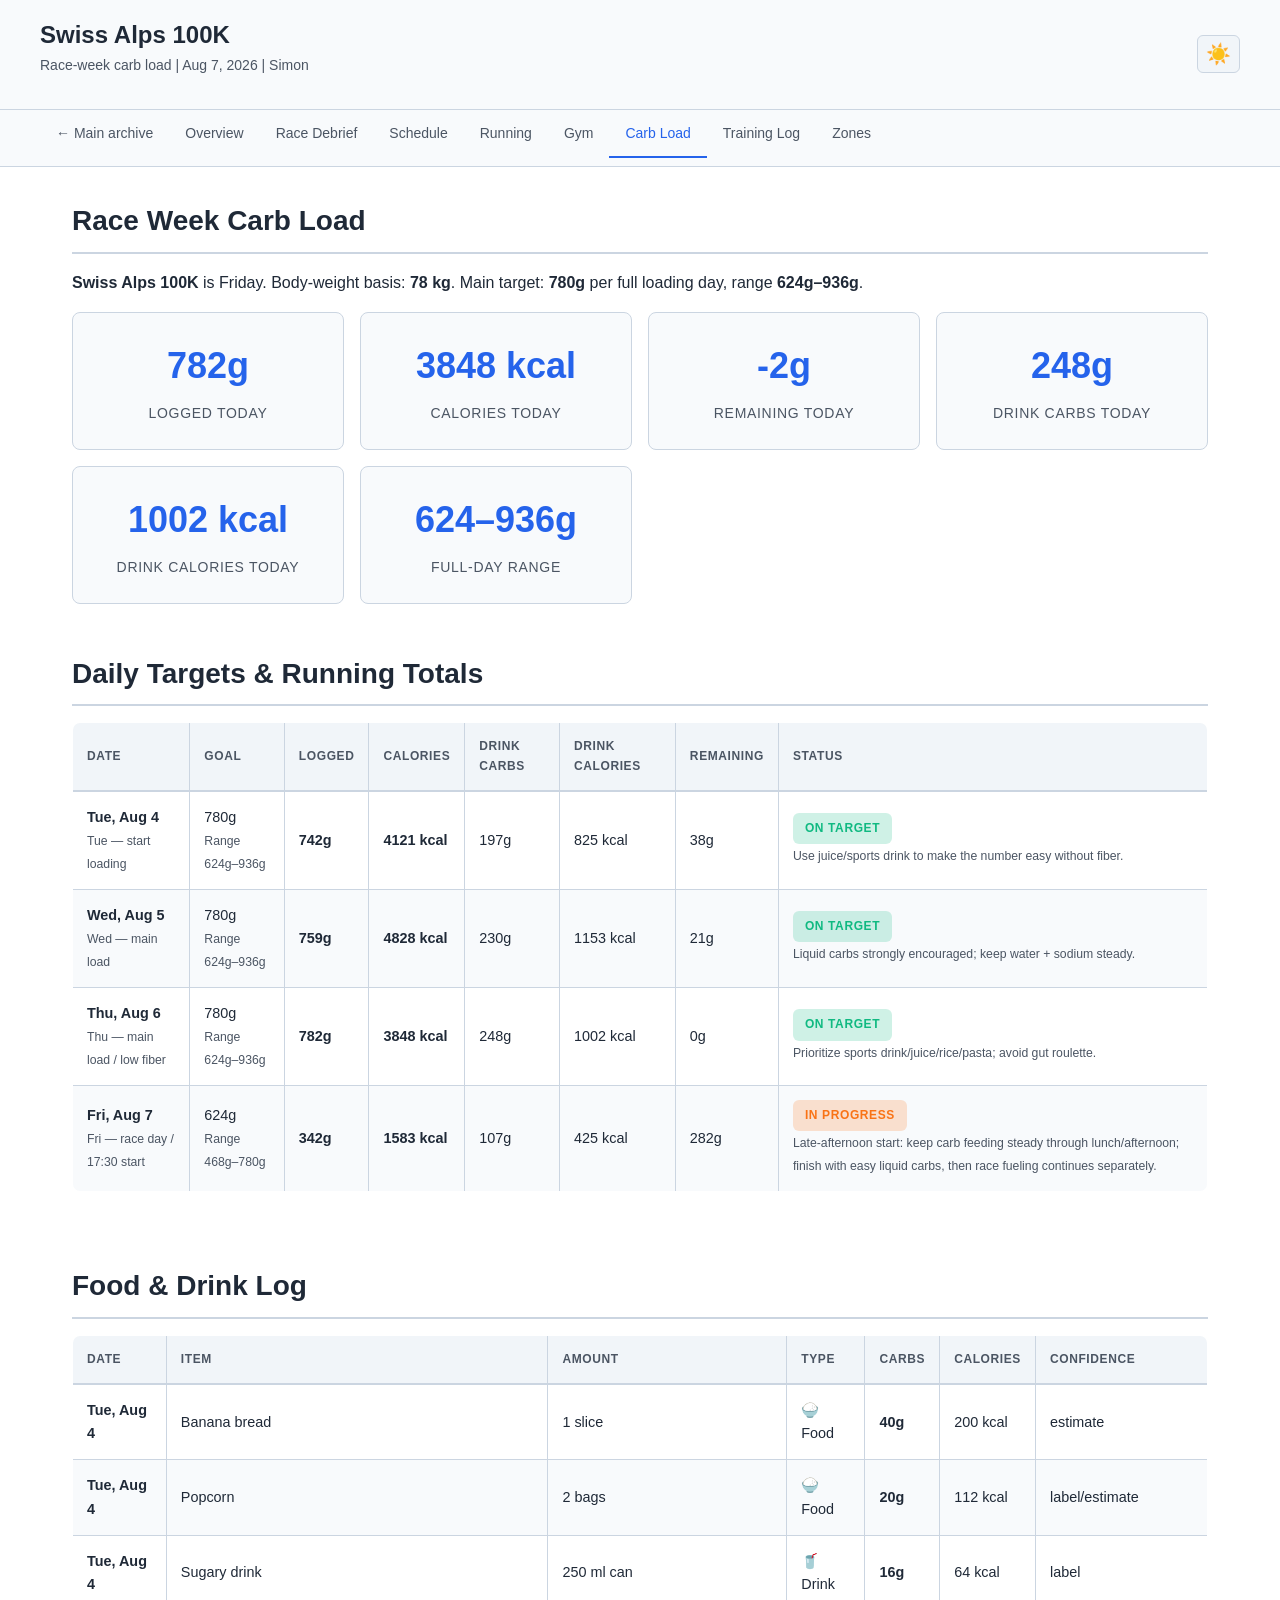
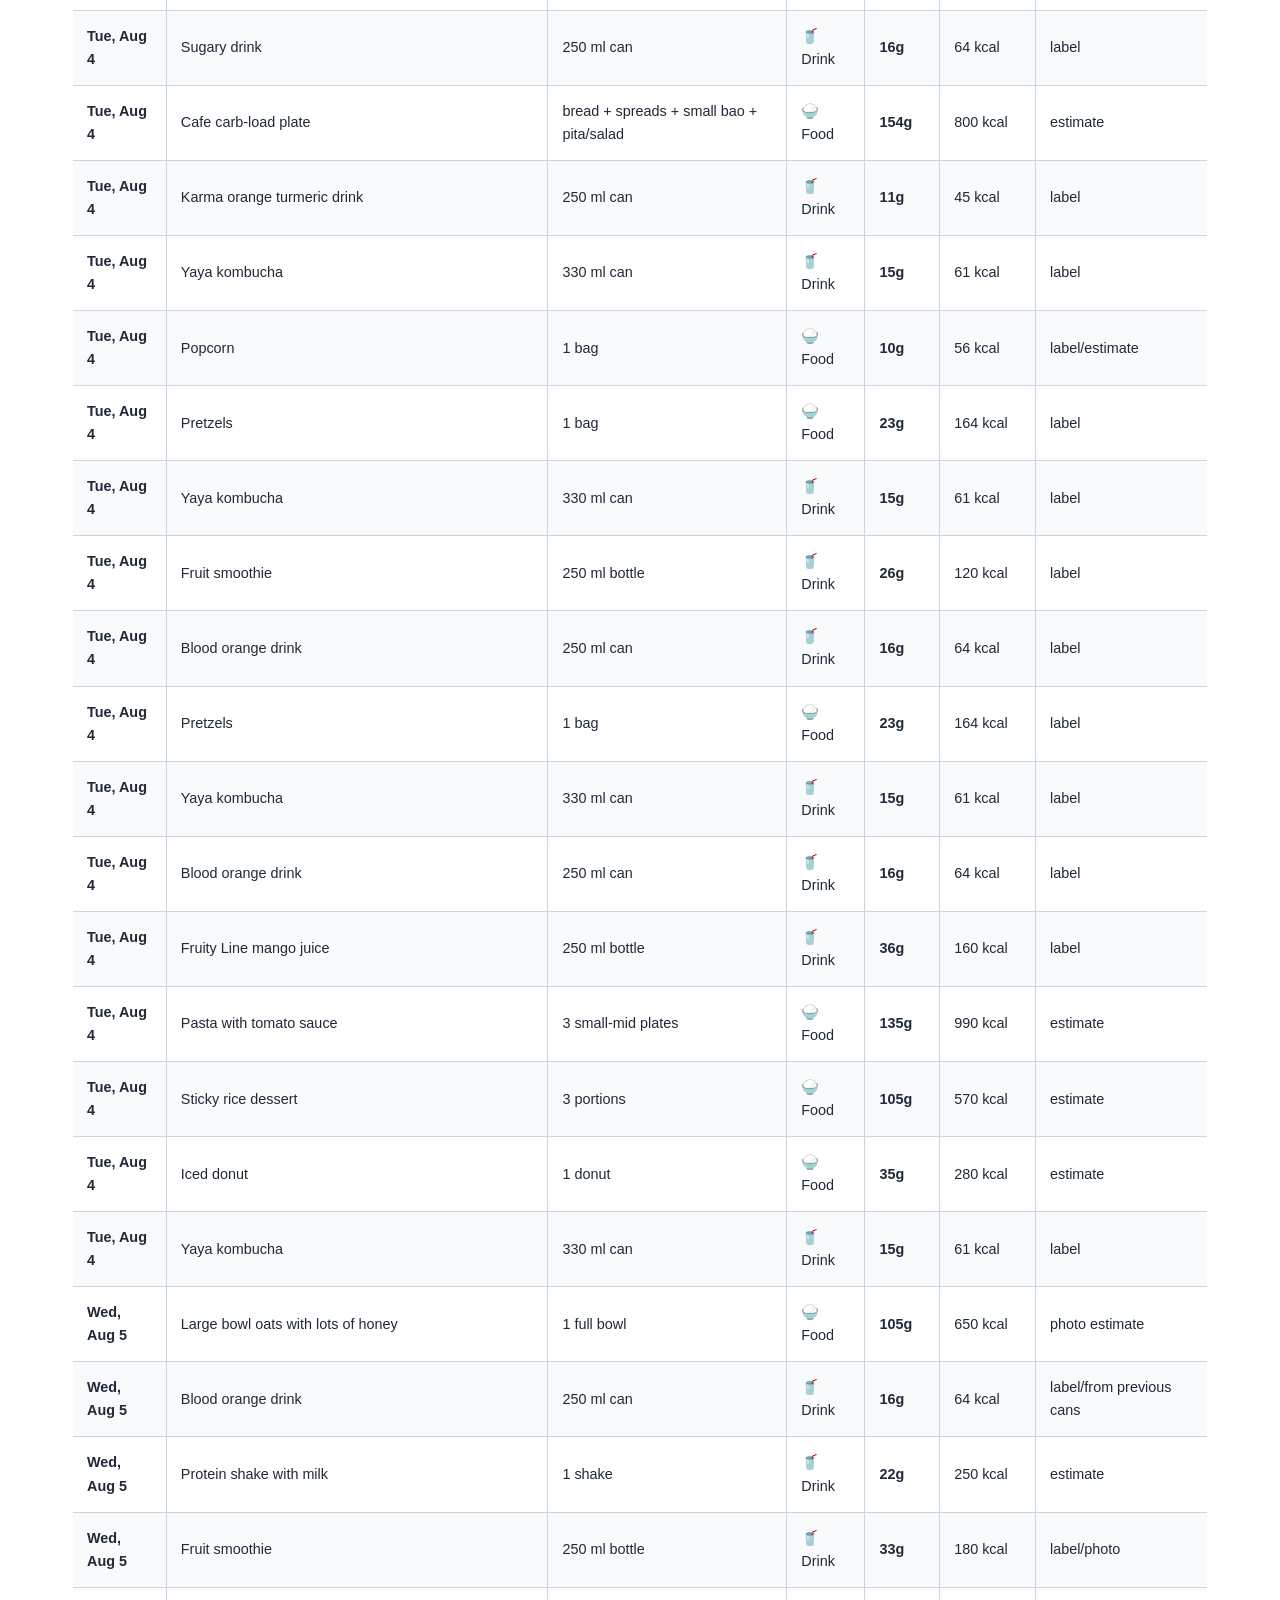
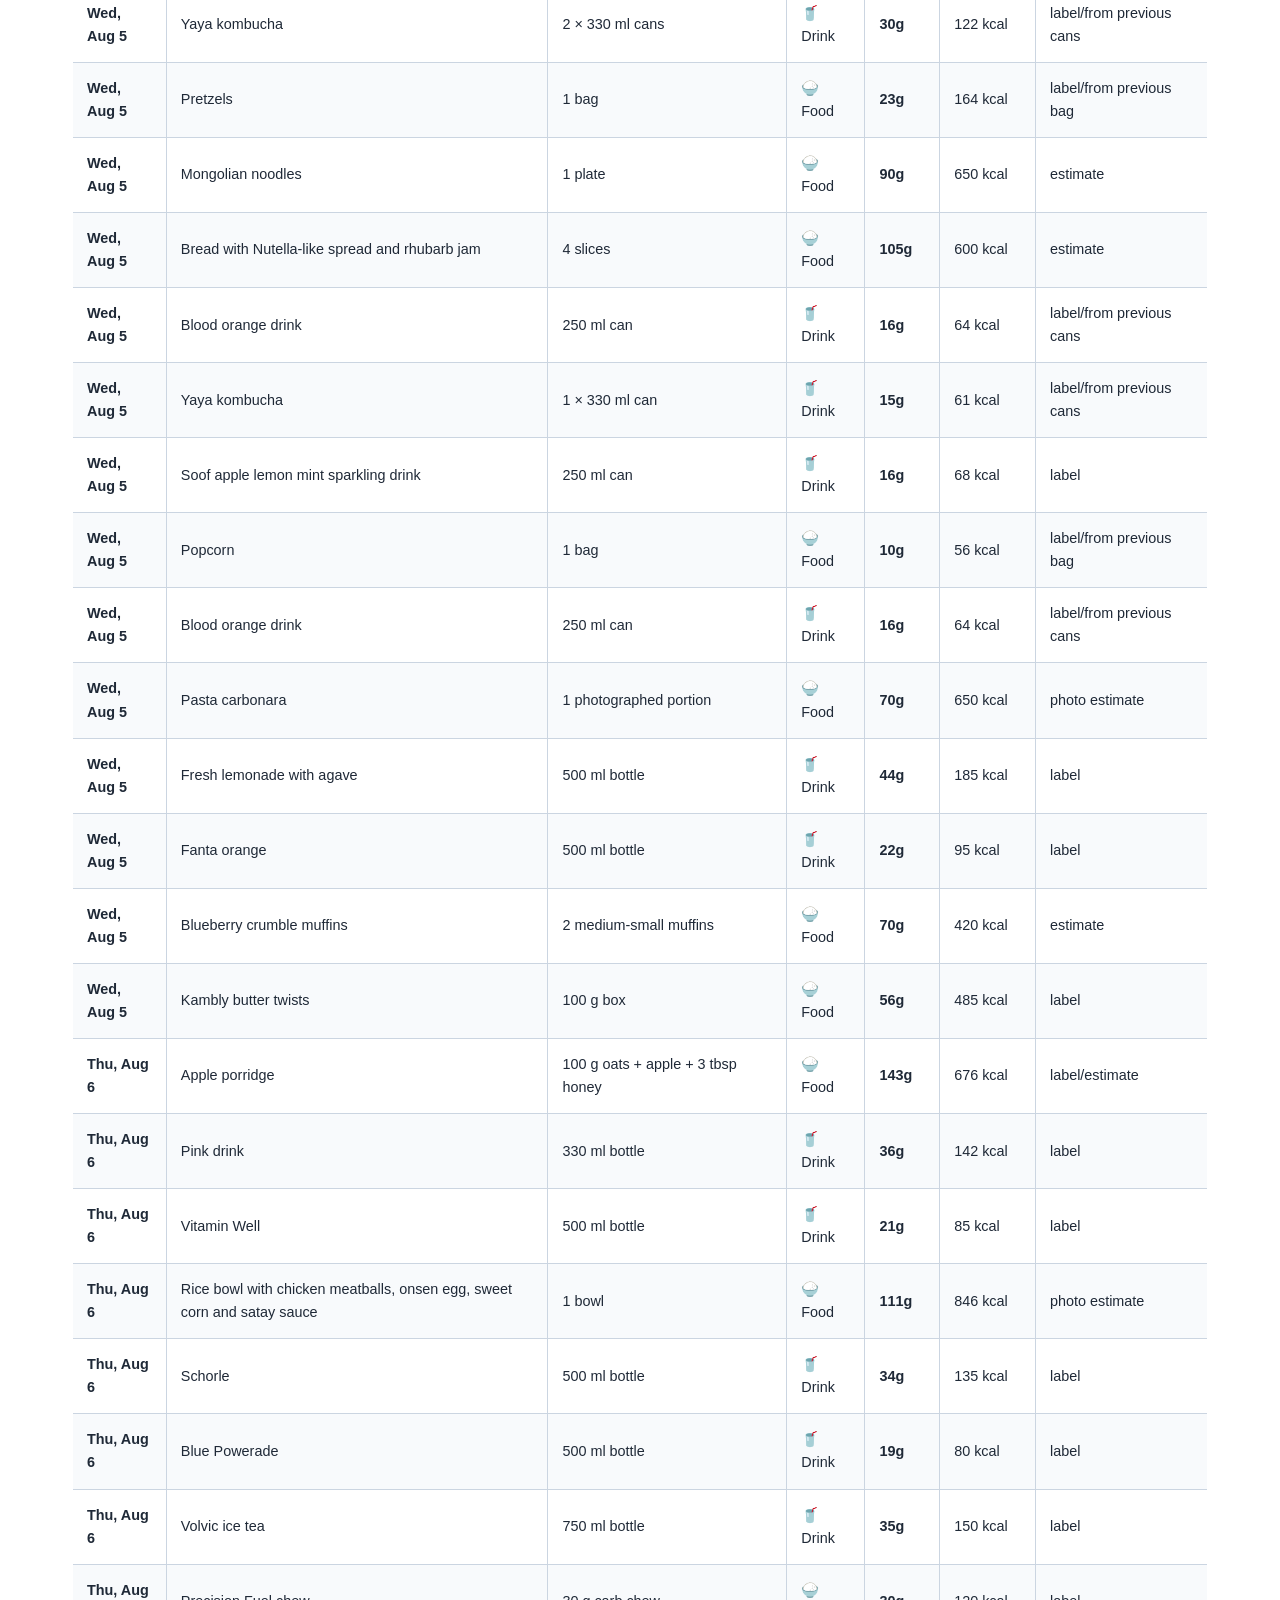
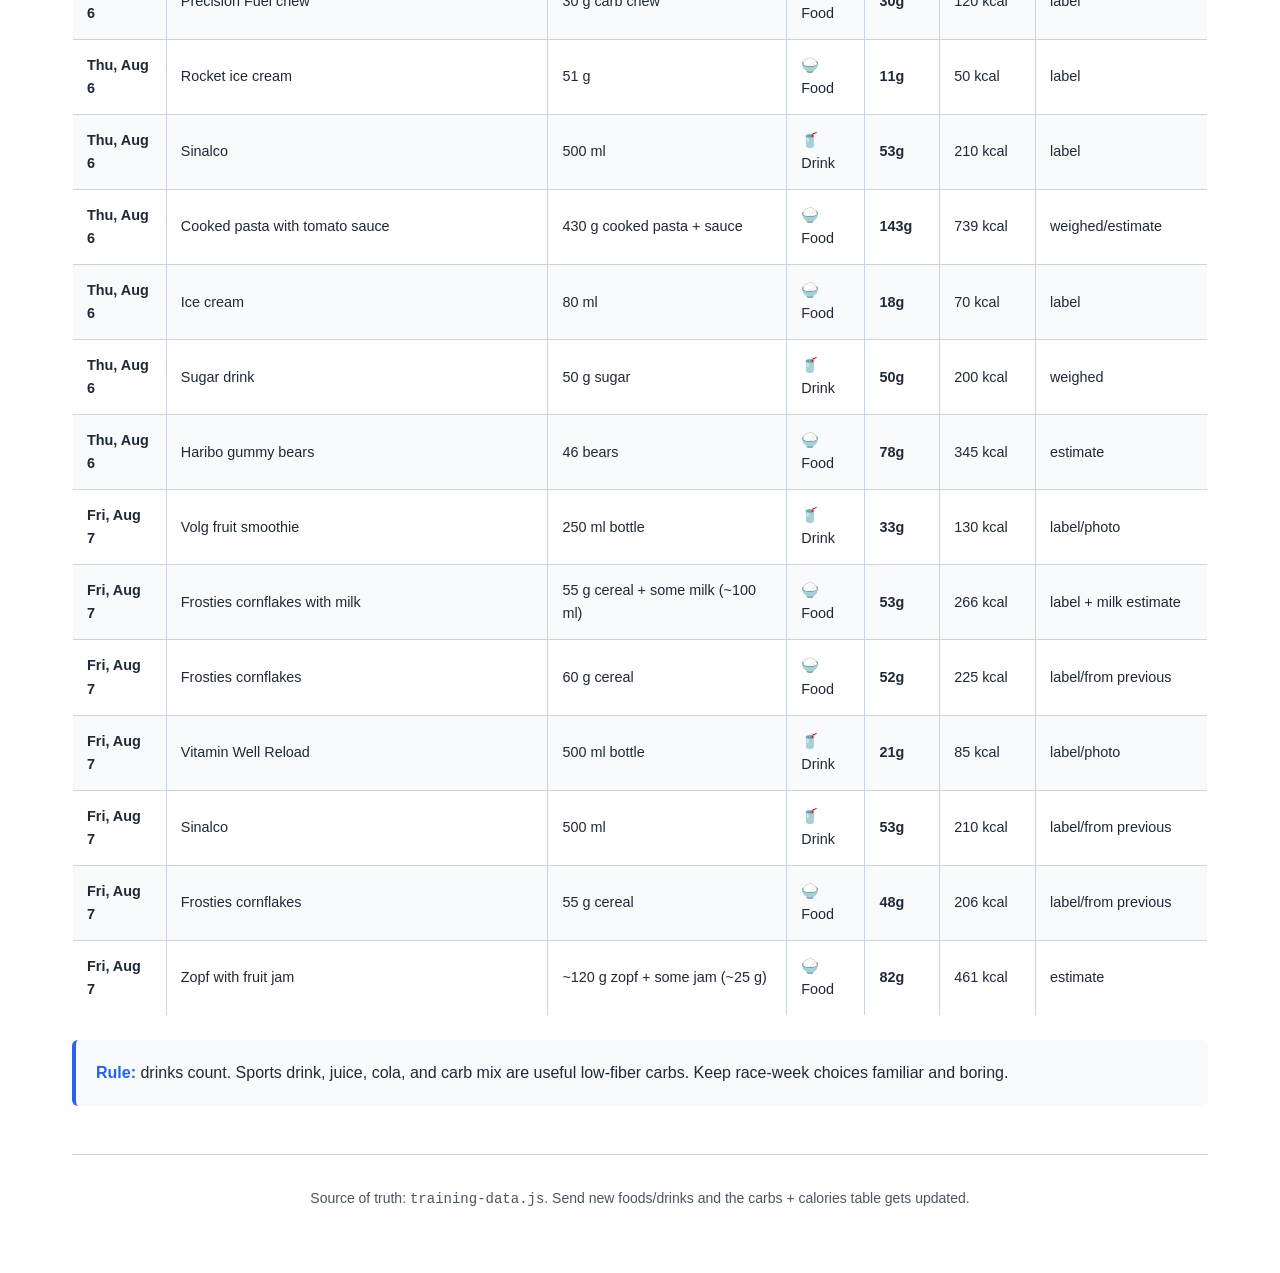
<file: training/carb-load.html>
<!DOCTYPE html>
<html lang="en">
<head>
    <meta charset="UTF-8">
    <meta name="viewport" content="width=device-width, initial-scale=1.0">
    <title>Carb Load - Swiss Alps 100K</title>
    <link rel="stylesheet" href="styles.css">
</head>
<body>
    <header>
        <div class="header-content">
            <div class="header-title">
                <h1><a href="/">Swiss Alps 100K</a></h1>
                <p>Race-week carb load | Aug 7, 2026 | Simon</p>
            </div>
            <div class="header-right">
                <button class="theme-toggle" id="themeToggle" aria-label="Toggle dark/light mode"></button>
            </div>
        </div>
    </header>

    <nav aria-label="Archive navigation">
        <ul>
            <li><a href="/">← Main archive</a></li>
            <li><a href="index.html">Overview</a></li>
            <li><a href="race-debrief.html">Race Debrief</a></li>
            <li><a href="schedule.html">Schedule</a></li>
            <li><a href="running.html">Running</a></li>
            <li><a href="gym.html">Gym</a></li>
            <li><a href="carb-load.html" class="active" aria-current="page">Carb Load</a></li>
            <li><a href="training-log.html">Training Log</a></li>
            <li><a href="zones.html">Zones</a></li>
        </ul>
    </nav>

    <main>
        <section>
            <h2>Race Week Carb Load</h2>
            <p id="carbIntro">Loading telemetry warming up…</p>
            <div class="stats-grid" id="carbStats"></div>
        </section>

        <section>
            <h2>Daily Targets & Running Totals</h2>
            <div class="table-wrap">
                <table id="dailyTable">
                    <thead>
                        <tr>
                            <th>Date</th>
                            <th>Goal</th>
                            <th>Logged</th>
                            <th>Calories</th>
                            <th>Drink carbs</th>
                            <th>Drink calories</th>
                            <th>Remaining</th>
                            <th>Status</th>
                        </tr>
                    </thead>
                    <tbody></tbody>
                </table>
            </div>
        </section>

        <section>
            <h2>Food & Drink Log</h2>
            <div class="table-wrap">
                <table id="itemsTable">
                    <thead>
                        <tr>
                            <th>Date</th>
                            <th>Item</th>
                            <th>Amount</th>
                            <th>Type</th>
                            <th>Carbs</th>
                            <th>Calories</th>
                            <th>Confidence</th>
                        </tr>
                    </thead>
                    <tbody></tbody>
                </table>
            </div>
            <p class="note"><strong>Rule:</strong> drinks count. Sports drink, juice, cola, and carb mix are useful low-fiber carbs. Keep race-week choices familiar and boring.</p>
        </section>

        <footer>
            Source of truth: <code>training-data.js</code>. Send new foods/drinks and the carbs + calories table gets updated.
        </footer>
    </main>

    <script src="training-data.js?v=20260804-carb-load-page"></script>
    <script src="theme.js"></script>
    <script>
    (function () {
        const carb = window.trainingData.carbLoad;
        const entriesByDate = Object.fromEntries((carb.entries || []).map(e => [e.date, e]));
        const todayEntry = entriesByDate[carb.asOf] || {totalG: 0, caloriesKcal: 0, drinkCarbsG: 0, drinkCaloriesKcal: 0, items: []};
        const todayGoal = (carb.dailyGoals || []).find(g => g.date === carb.asOf) || carb.dailyTarget;

        function el(tag, cls, text) {
            const node = document.createElement(tag);
            if (cls) node.className = cls;
            if (text != null) node.textContent = text;
            return node;
        }

        function fmtDate(iso) {
            return new Date(iso + "T00:00:00").toLocaleDateString("en-US", {weekday: "short", month: "short", day: "numeric"});
        }

        function grams(n) {
            return `${Math.round(n || 0)}g`;
        }

        function kcal(n) {
            return `${Math.round(n || 0)} kcal`;
        }

        function addStat(value, label) {
            const card = el("div", "stat-card");
            card.appendChild(el("div", "stat-value", value));
            card.appendChild(el("div", "stat-label", label));
            document.getElementById("carbStats").appendChild(card);
        }

        document.getElementById("carbIntro").innerHTML = `<strong>${carb.raceName}</strong> is Friday. Body-weight basis: <strong>${carb.bodyWeightKg} kg</strong>. Main target: <strong>${grams(carb.dailyTarget.recommendedG)}</strong> per full loading day, range <strong>${grams(carb.dailyTarget.rangeG[0])}–${grams(carb.dailyTarget.rangeG[1])}</strong>.`;
        addStat(grams(todayEntry.totalG), "Logged today");
        addStat(kcal(todayEntry.caloriesKcal), "Calories today");
        addStat(grams(todayGoal.targetCarbsG - todayEntry.totalG), "Remaining today");
        addStat(grams(todayEntry.drinkCarbsG), "Drink carbs today");
        addStat(kcal(todayEntry.drinkCaloriesKcal), "Drink calories today");
        addStat(`${carb.dailyTarget.rangeG[0]}–${carb.dailyTarget.rangeG[1]}g`, "Full-day range");

        const dailyBody = document.querySelector("#dailyTable tbody");
        for (const goal of carb.dailyGoals || []) {
            const entry = entriesByDate[goal.date] || {totalG: 0, caloriesKcal: 0, drinkCarbsG: 0, drinkCaloriesKcal: 0, items: []};
            const remaining = Math.max(0, goal.targetCarbsG - (entry.totalG || 0));
            const status = entry.totalG >= goal.rangeG[0] ? "On target" : entry.totalG > 0 ? "In progress" : "Not started";
            const row = document.createElement("tr");
            row.innerHTML = `
                <td><strong>${fmtDate(goal.date)}</strong><br><span class="muted">${goal.label}</span></td>
                <td>${grams(goal.targetCarbsG)}<br><span class="muted">Range ${grams(goal.rangeG[0])}–${grams(goal.rangeG[1])}</span></td>
                <td><strong>${grams(entry.totalG)}</strong></td>
                <td><strong>${kcal(entry.caloriesKcal)}</strong></td>
                <td>${grams(entry.drinkCarbsG)}</td>
                <td>${kcal(entry.drinkCaloriesKcal)}</td>
                <td>${grams(remaining)}</td>
                <td><span class="badge ${status === "On target" ? "badge-build" : status === "In progress" ? "badge-peak" : "badge-down"}">${status}</span><br><span class="muted">${goal.drinkFocus}</span></td>`;
            dailyBody.appendChild(row);
        }

        const itemsBody = document.querySelector("#itemsTable tbody");
        for (const entry of carb.entries || []) {
            if (!entry.items || entry.items.length === 0) {
                const row = document.createElement("tr");
                row.innerHTML = `<td><strong>${fmtDate(entry.date)}</strong></td><td colspan="6"><span class="muted">${entry.notes || "No entries yet."}</span></td>`;
                itemsBody.appendChild(row);
                continue;
            }
            for (const item of entry.items) {
                const row = document.createElement("tr");
                row.innerHTML = `
                    <td><strong>${fmtDate(entry.date)}</strong></td>
                    <td>${item.name}</td>
                    <td>${item.amount}</td>
                    <td>${item.kind === "drink" ? "🥤 Drink" : "🍚 Food"}</td>
                    <td><strong>${grams(item.carbsG)}</strong></td>
                    <td>${kcal(item.caloriesKcal)}</td>
                    <td>${item.confidence}</td>`;
                itemsBody.appendChild(row);
            }
        }
    })();
    </script>
</body>
</html>
</file>
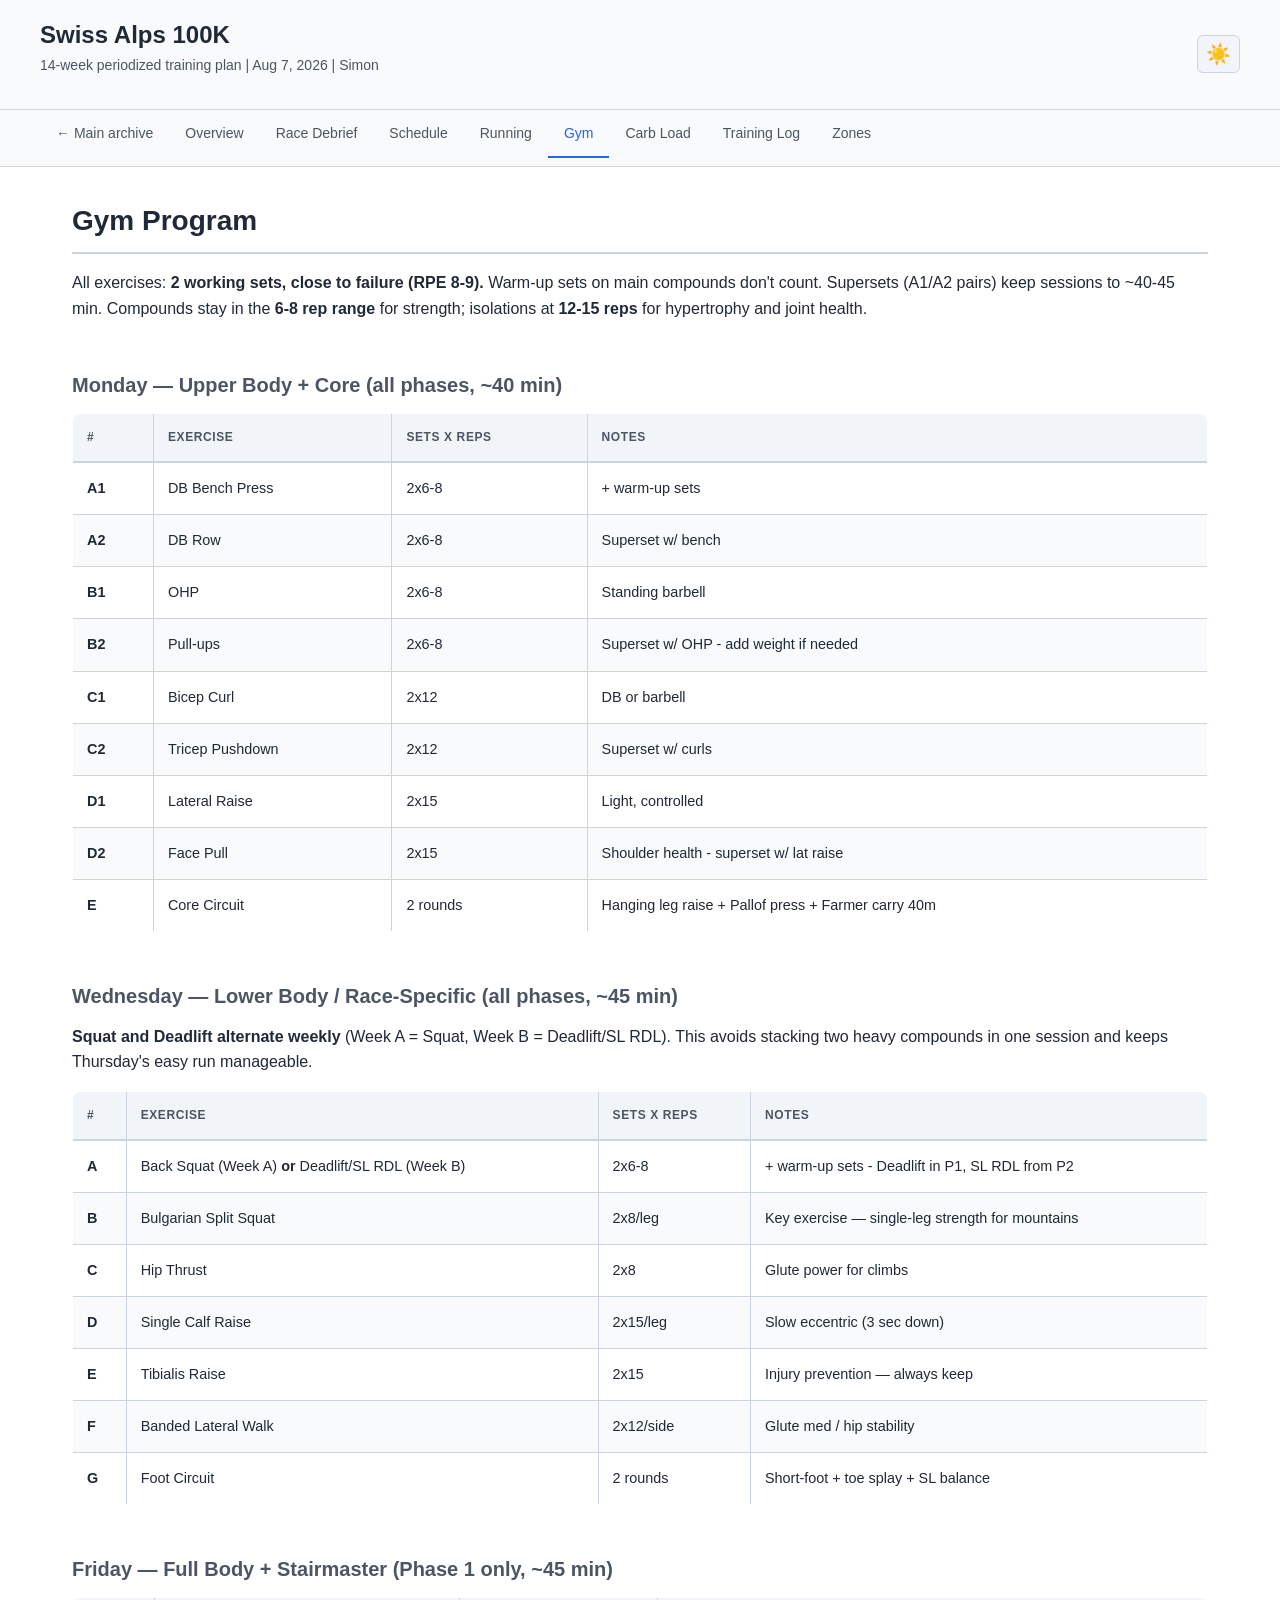
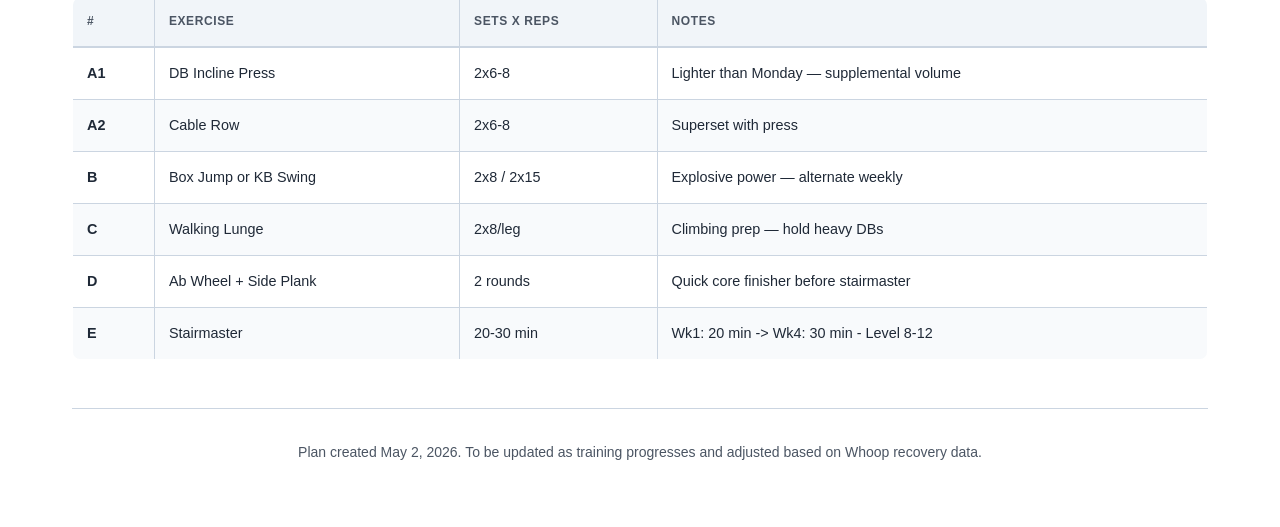
<file: training/gym.html>
<!DOCTYPE html>
<html lang="en">
<head>
    <meta charset="UTF-8">
    <meta name="viewport" content="width=device-width, initial-scale=1.0">
    <title>Gym Program - Swiss Alps 100K</title>
    <link rel="stylesheet" href="styles.css">
</head>
<body>
    <header>
        <div class="header-content">
            <div class="header-title">
                <h1><a href="/">Swiss Alps 100K</a></h1>
                <p>14-week periodized training plan | Aug 7, 2026 | Simon</p>
            </div>
            <div class="header-right">
                <button class="theme-toggle" id="themeToggle" aria-label="Toggle dark/light mode"></button>
            </div>
        </div>
    </header>

    <nav aria-label="Archive navigation">
        <ul>
            <li><a href="/">← Main archive</a></li>
            <li><a href="index.html">Overview</a></li>
            <li><a href="race-debrief.html">Race Debrief</a></li>
            <li><a href="schedule.html">Schedule</a></li>
            <li><a href="running.html">Running</a></li>
            <li><a href="gym.html" class="active" aria-current="page">Gym</a></li>
            <li><a href="carb-load.html">Carb Load</a></li>
            <li><a href="training-log.html">Training Log</a></li>
            <li><a href="zones.html">Zones</a></li>
        </ul>
    </nav>

    <main>
        <section>
            <h2>Gym Program</h2>
            <p>All exercises: <strong>2 working sets, close to failure (RPE 8-9).</strong> Warm-up sets on main compounds don't count. Supersets (A1/A2 pairs) keep sessions to ~40-45 min. Compounds stay in the <strong>6-8 rep range</strong> for strength; isolations at <strong>12-15 reps</strong> for hypertrophy and joint health.</p>
        </section>

        <section>
            <h3>Monday — Upper Body + Core (all phases, ~40 min)</h3>
            <table>
                <thead>
                    <tr>
                        <th>#</th>
                        <th>Exercise</th>
                        <th>Sets x Reps</th>
                        <th>Notes</th>
                    </tr>
                </thead>
                <tbody>
                    <tr>
                        <td><strong>A1</strong></td>
                        <td>DB Bench Press</td>
                        <td>2x6-8</td>
                        <td>+ warm-up sets</td>
                    </tr>
                    <tr>
                        <td><strong>A2</strong></td>
                        <td>DB Row</td>
                        <td>2x6-8</td>
                        <td>Superset w/ bench</td>
                    </tr>
                    <tr>
                        <td><strong>B1</strong></td>
                        <td>OHP</td>
                        <td>2x6-8</td>
                        <td>Standing barbell</td>
                    </tr>
                    <tr>
                        <td><strong>B2</strong></td>
                        <td>Pull-ups</td>
                        <td>2x6-8</td>
                        <td>Superset w/ OHP - add weight if needed</td>
                    </tr>
                    <tr>
                        <td><strong>C1</strong></td>
                        <td>Bicep Curl</td>
                        <td>2x12</td>
                        <td>DB or barbell</td>
                    </tr>
                    <tr>
                        <td><strong>C2</strong></td>
                        <td>Tricep Pushdown</td>
                        <td>2x12</td>
                        <td>Superset w/ curls</td>
                    </tr>
                    <tr>
                        <td><strong>D1</strong></td>
                        <td>Lateral Raise</td>
                        <td>2x15</td>
                        <td>Light, controlled</td>
                    </tr>
                    <tr>
                        <td><strong>D2</strong></td>
                        <td>Face Pull</td>
                        <td>2x15</td>
                        <td>Shoulder health - superset w/ lat raise</td>
                    </tr>
                    <tr>
                        <td><strong>E</strong></td>
                        <td>Core Circuit</td>
                        <td>2 rounds</td>
                        <td>Hanging leg raise + Pallof press + Farmer carry 40m</td>
                    </tr>
                </tbody>
            </table>
        </section>

        <section>
            <h3>Wednesday — Lower Body / Race-Specific (all phases, ~45 min)</h3>
            <p><strong>Squat and Deadlift alternate weekly</strong> (Week A = Squat, Week B = Deadlift/SL RDL). This avoids stacking two heavy compounds in one session and keeps Thursday's easy run manageable.</p>
            <table>
                <thead>
                    <tr>
                        <th>#</th>
                        <th>Exercise</th>
                        <th>Sets x Reps</th>
                        <th>Notes</th>
                    </tr>
                </thead>
                <tbody>
                    <tr>
                        <td><strong>A</strong></td>
                        <td>Back Squat (Week A) <strong>or</strong> Deadlift/SL RDL (Week B)</td>
                        <td>2x6-8</td>
                        <td>+ warm-up sets - Deadlift in P1, SL RDL from P2</td>
                    </tr>
                    <tr>
                        <td><strong>B</strong></td>
                        <td>Bulgarian Split Squat</td>
                        <td>2x8/leg</td>
                        <td>Key exercise — single-leg strength for mountains</td>
                    </tr>
                    <tr>
                        <td><strong>C</strong></td>
                        <td>Hip Thrust</td>
                        <td>2x8</td>
                        <td>Glute power for climbs</td>
                    </tr>
                    <tr>
                        <td><strong>D</strong></td>
                        <td>Single Calf Raise</td>
                        <td>2x15/leg</td>
                        <td>Slow eccentric (3 sec down)</td>
                    </tr>
                    <tr>
                        <td><strong>E</strong></td>
                        <td>Tibialis Raise</td>
                        <td>2x15</td>
                        <td>Injury prevention — always keep</td>
                    </tr>
                    <tr>
                        <td><strong>F</strong></td>
                        <td>Banded Lateral Walk</td>
                        <td>2x12/side</td>
                        <td>Glute med / hip stability</td>
                    </tr>
                    <tr>
                        <td><strong>G</strong></td>
                        <td>Foot Circuit</td>
                        <td>2 rounds</td>
                        <td>Short-foot + toe splay + SL balance</td>
                    </tr>
                </tbody>
            </table>
        </section>

        <section>
            <h3>Friday — Full Body + Stairmaster (Phase 1 only, ~45 min)</h3>
            <table>
                <thead>
                    <tr>
                        <th>#</th>
                        <th>Exercise</th>
                        <th>Sets x Reps</th>
                        <th>Notes</th>
                    </tr>
                </thead>
                <tbody>
                    <tr>
                        <td><strong>A1</strong></td>
                        <td>DB Incline Press</td>
                        <td>2x6-8</td>
                        <td>Lighter than Monday — supplemental volume</td>
                    </tr>
                    <tr>
                        <td><strong>A2</strong></td>
                        <td>Cable Row</td>
                        <td>2x6-8</td>
                        <td>Superset with press</td>
                    </tr>
                    <tr>
                        <td><strong>B</strong></td>
                        <td>Box Jump or KB Swing</td>
                        <td>2x8 / 2x15</td>
                        <td>Explosive power — alternate weekly</td>
                    </tr>
                    <tr>
                        <td><strong>C</strong></td>
                        <td>Walking Lunge</td>
                        <td>2x8/leg</td>
                        <td>Climbing prep — hold heavy DBs</td>
                    </tr>
                    <tr>
                        <td><strong>D</strong></td>
                        <td>Ab Wheel + Side Plank</td>
                        <td>2 rounds</td>
                        <td>Quick core finisher before stairmaster</td>
                    </tr>
                    <tr>
                        <td><strong>E</strong></td>
                        <td>Stairmaster</td>
                        <td>20-30 min</td>
                        <td>Wk1: 20 min -> Wk4: 30 min - Level 8-12</td>
                    </tr>
                </tbody>
            </table>
        </section>

        <footer>
            Plan created May 2, 2026. To be updated as training progresses and adjusted based on Whoop recovery data.
        </footer>
    </main>

    <script src="theme.js"></script>
</body>
</html>
</file>
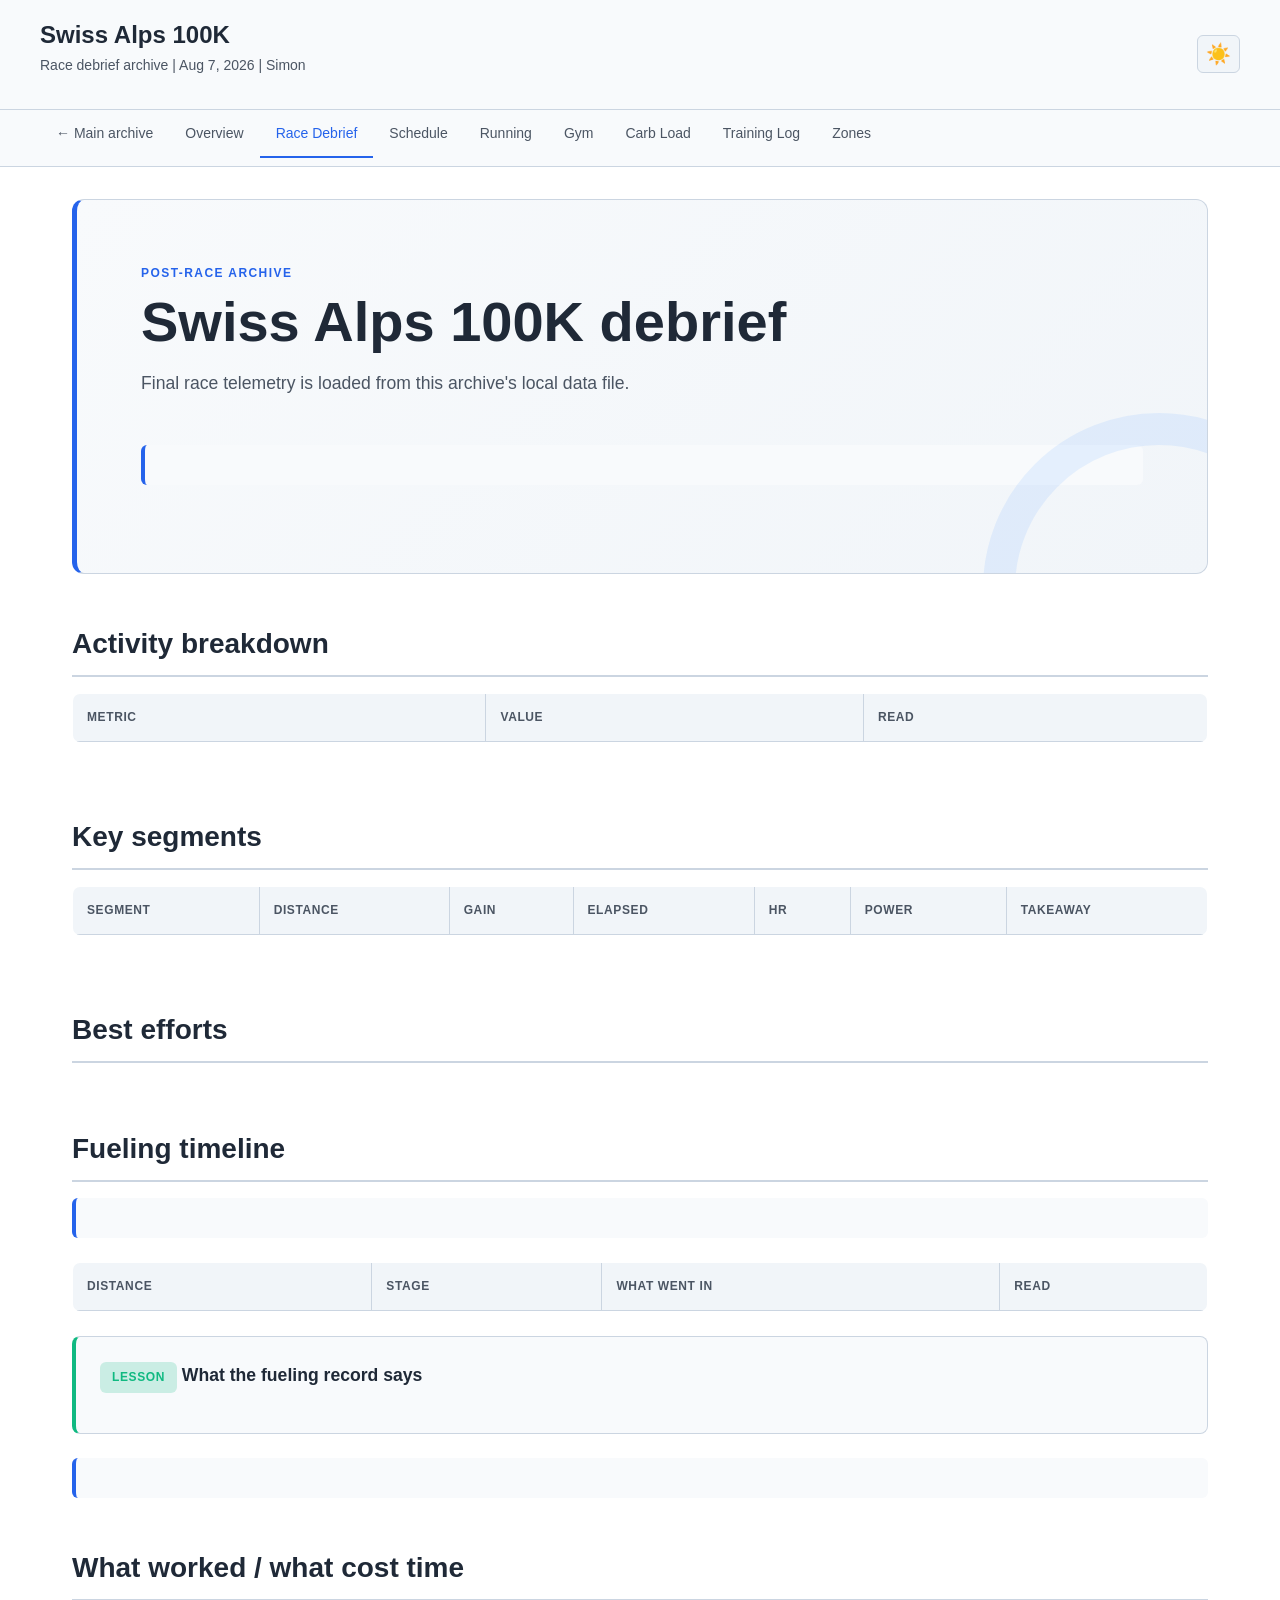
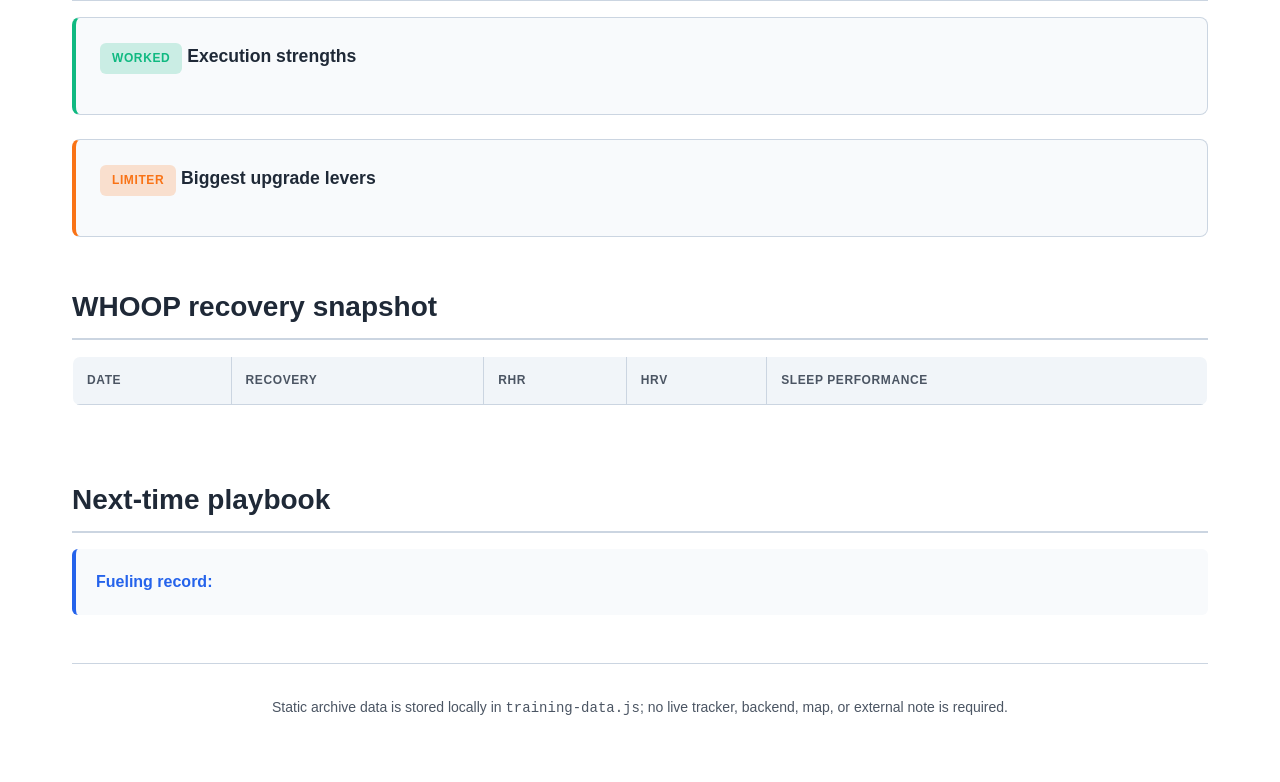
<file: training/race-debrief.html>
<!DOCTYPE html>
<html lang="en">
<head>
    <meta charset="UTF-8">
    <meta name="viewport" content="width=device-width, initial-scale=1.0">
    <meta name="description" content="Swiss Alps 100K final result and post-race debrief archive.">
    <title>Race Debrief — Swiss Alps 100K Archive</title>
    <link rel="stylesheet" href="styles.css">
</head>
<body>
    <header>
        <div class="header-content">
            <div class="header-title">
                <h1><a href="/">Swiss Alps 100K</a></h1>
                <p>Race debrief archive | Aug 7, 2026 | Simon</p>
            </div>
            <div class="header-right">
                <button class="theme-toggle" id="themeToggle" aria-label="Toggle dark/light mode"></button>
            </div>
        </div>
    </header>

    <nav aria-label="Archive navigation">
        <ul>
            <li><a href="/">← Main archive</a></li>
            <li><a href="index.html">Overview</a></li>
            <li><a href="race-debrief.html" class="active" aria-current="page">Race Debrief</a></li>
            <li><a href="schedule.html">Schedule</a></li>
            <li><a href="running.html">Running</a></li>
            <li><a href="gym.html">Gym</a></li>
            <li><a href="carb-load.html">Carb Load</a></li>
            <li><a href="training-log.html">Training Log</a></li>
            <li><a href="zones.html">Zones</a></li>
        </ul>
    </nav>

    <main>
        <section class="archive-hero" aria-labelledby="debrief-title">
            <span class="archive-kicker">Post-race archive</span>
            <h2 id="debrief-title">Swiss Alps 100K debrief</h2>
            <p id="debriefIntro" class="archive-lede">Final race telemetry is loaded from this archive's local data file.</p>
            <div class="stats-grid" id="summaryStats"></div>
            <p class="note" id="verdictBox"></p>
        </section>

        <section aria-labelledby="activity-title">
            <h2 id="activity-title">Activity breakdown</h2>
            <div class="table-wrap"><table id="activityTable"><thead><tr><th>Metric</th><th>Value</th><th>Read</th></tr></thead><tbody></tbody></table></div>
        </section>

        <section aria-labelledby="segments-title">
            <h2 id="segments-title">Key segments</h2>
            <div class="table-wrap"><table id="segmentsTable"><thead><tr><th>Segment</th><th>Distance</th><th>Gain</th><th>Elapsed</th><th>HR</th><th>Power</th><th>Takeaway</th></tr></thead><tbody></tbody></table></div>
        </section>

        <section aria-labelledby="efforts-title">
            <h2 id="efforts-title">Best efforts</h2>
            <div class="stats-grid" id="bestEfforts"></div>
        </section>

        <section aria-labelledby="fueling-title">
            <h2 id="fueling-title">Fueling timeline</h2>
            <p class="note" id="fuelingPlan"></p>
            <div class="table-wrap"><table id="fuelingTable"><thead><tr><th>Distance</th><th>Stage</th><th>What went in</th><th>Read</th></tr></thead><tbody></tbody></table></div>
            <div class="phase-overview build"><div class="phase-title"><span class="badge badge-build">Lesson</span> What the fueling record says</div><ul id="fuelingLessons"></ul></div>
            <p class="note" id="fuelingConfidence"></p>
        </section>

        <section aria-labelledby="lessons-title">
            <h2 id="lessons-title">What worked / what cost time</h2>
            <div class="phase-overview build"><div class="phase-title"><span class="badge badge-build">Worked</span> Execution strengths</div><ul id="workedList"></ul></div>
            <div class="phase-overview peak"><div class="phase-title"><span class="badge badge-peak">Limiter</span> Biggest upgrade levers</div><ul id="limitersList"></ul></div>
        </section>

        <section aria-labelledby="recovery-title">
            <h2 id="recovery-title">WHOOP recovery snapshot</h2>
            <div class="table-wrap"><table id="recoveryTable"><thead><tr><th>Date</th><th>Recovery</th><th>RHR</th><th>HRV</th><th>Sleep performance</th></tr></thead><tbody></tbody></table></div>
        </section>

        <section aria-labelledby="next-time-title">
            <h2 id="next-time-title">Next-time playbook</h2>
            <ol id="nextTimeList"></ol>
            <p class="note"><strong>Fueling record:</strong> <span id="fuelingSummary"></span></p>
        </section>

        <footer>Static archive data is stored locally in <code>training-data.js</code>; no live tracker, backend, map, or external note is required.</footer>
    </main>

    <script src="training-data.js?v=20260810-fueling-timeline"></script>
    <script src="theme.js"></script>
    <script>
    (function () {
        const d = window.trainingData.raceDebrief;
        const s = d.summary;
        const $ = (id) => document.getElementById(id);
        function el(tag, cls, text) {
            const node = document.createElement(tag);
            if (cls) node.className = cls;
            if (text != null) node.textContent = text;
            return node;
        }
        function addStat(root, value, label) {
            const card = el("div", "stat-card");
            card.appendChild(el("div", "stat-value", value));
            card.appendChild(el("div", "stat-label", label));
            root.appendChild(card);
        }
        function row(cells) {
            const tr = document.createElement("tr");
            cells.forEach((cell, index) => {
                const td = document.createElement("td");
                if (index === 0 && cell.strong) {
                    const strong = document.createElement("strong");
                    strong.textContent = cell.text;
                    td.appendChild(strong);
                } else {
                    td.textContent = cell.text;
                }
                tr.appendChild(td);
            });
            return tr;
        }

        $("debriefIntro").textContent = `${d.name} completed on ${d.date}. This summary is preserved in the local archive.`;
        [
            [`${s.distanceKm} km`, "Distance"],
            [s.elapsedTime, "Elapsed"],
            [`${s.elevationGainM.toLocaleString()} m`, "Elevation gain"],
            [s.averagePace, "Average pace"],
            [`${s.averageHr}/${s.maxHr}`, "Avg / max HR"],
            [`${s.relativeEffort}`, "Relative effort"]
        ].forEach(([value, label]) => addStat($("summaryStats"), value, label));
        $("verdictBox").textContent = `Verdict: ${d.verdict}`;

        [
            ["Elapsed vs moving", `${s.elapsedTime} / ${s.movingTime}`, `Only ${s.stoppedTime} difference — excellent stop discipline.`],
            ["Vertical density", `${s.elevationPerKmM} m/km`, "A true mountain ultra profile, not a long flat run with scenery."],
            ["Heart rate", `${s.averageHr} avg / ${s.maxHr} max`, "Aerobic enough to finish; early spikes were the tax to manage next time."],
            ["Power", `${s.averagePowerW} W avg`, "Durable output over almost 24 hours."],
            ["Energy", `${s.caloriesKcal.toLocaleString()} kcal`, "Fueling mattered; the qualitative fueling timeline below now documents where tolerance changed."],
            ["Achievements", `${s.achievements} achievements / ${s.prs} PRs`, "Big-day markers logged by Strava."]
        ].forEach(([metric, value, read]) => document.querySelector("#activityTable tbody").appendChild(row([
            {text: metric, strong: true}, {text: value}, {text: read}
        ])));

        d.segments.forEach((segment) => document.querySelector("#segmentsTable tbody").appendChild(row([
            {text: segment.name, strong: true}, {text: `${segment.distanceKm} km`}, {text: `${segment.gainM} m`},
            {text: segment.elapsed}, {text: `${segment.avgHr} bpm`}, {text: `${segment.avgPowerW} W`}, {text: segment.takeaway}
        ])));
        d.bestEfforts.forEach((effort) => addStat($("bestEfforts"), effort.time, effort.label));
        const f = d.fueling;
        $("fuelingPlan").textContent = `${f.recalledPattern} ${f.caffeine}`;
        f.timeline.forEach((stage) => document.querySelector("#fuelingTable tbody").appendChild(row([
            {text: stage.km, strong: true}, {text: stage.place}, {text: stage.intake}, {text: stage.read}
        ])));
        f.lessons.forEach((item) => $("fuelingLessons").appendChild(el("li", null, item)));
        $("fuelingConfidence").textContent = `Record quality: ${f.confidence}`;
        $("fuelingSummary").textContent = d.fuelingPlaceholder;
        d.whatWorked.forEach((item) => $("workedList").appendChild(el("li", null, item));
        d.limiters.forEach((item) => $("limitersList").appendChild(el("li", null, item)));
        d.nextTime.forEach((item) => $("nextTimeList").appendChild(el("li", null, item)));
        d.recovery.forEach((recovery) => document.querySelector("#recoveryTable tbody").appendChild(row([
            {text: recovery.date, strong: true}, {text: `${recovery.recoveryPct}%`}, {text: `${recovery.rhr} bpm`},
            {text: `${Math.round(recovery.hrv)} ms`}, {text: `${recovery.sleepPerformancePct}%`}
        ])));
    })();
    </script>
</body>
</html>
</file>
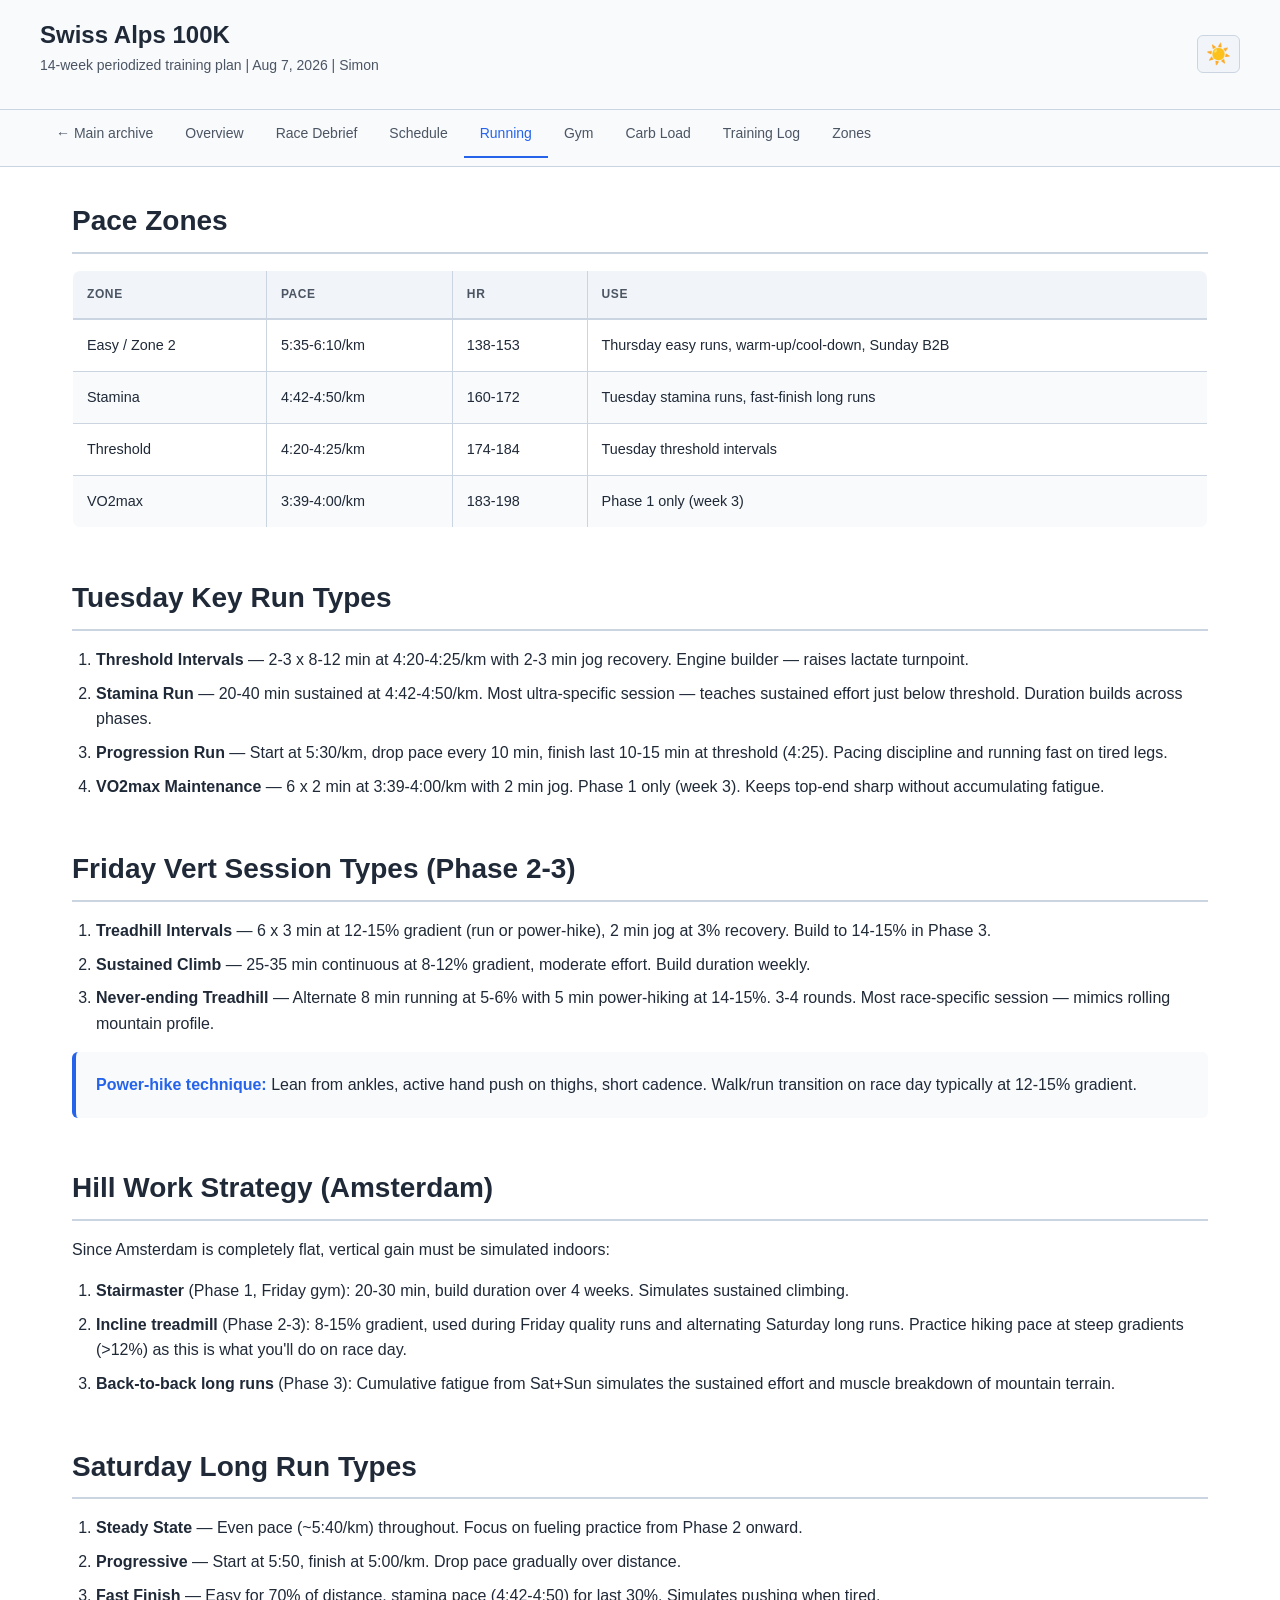
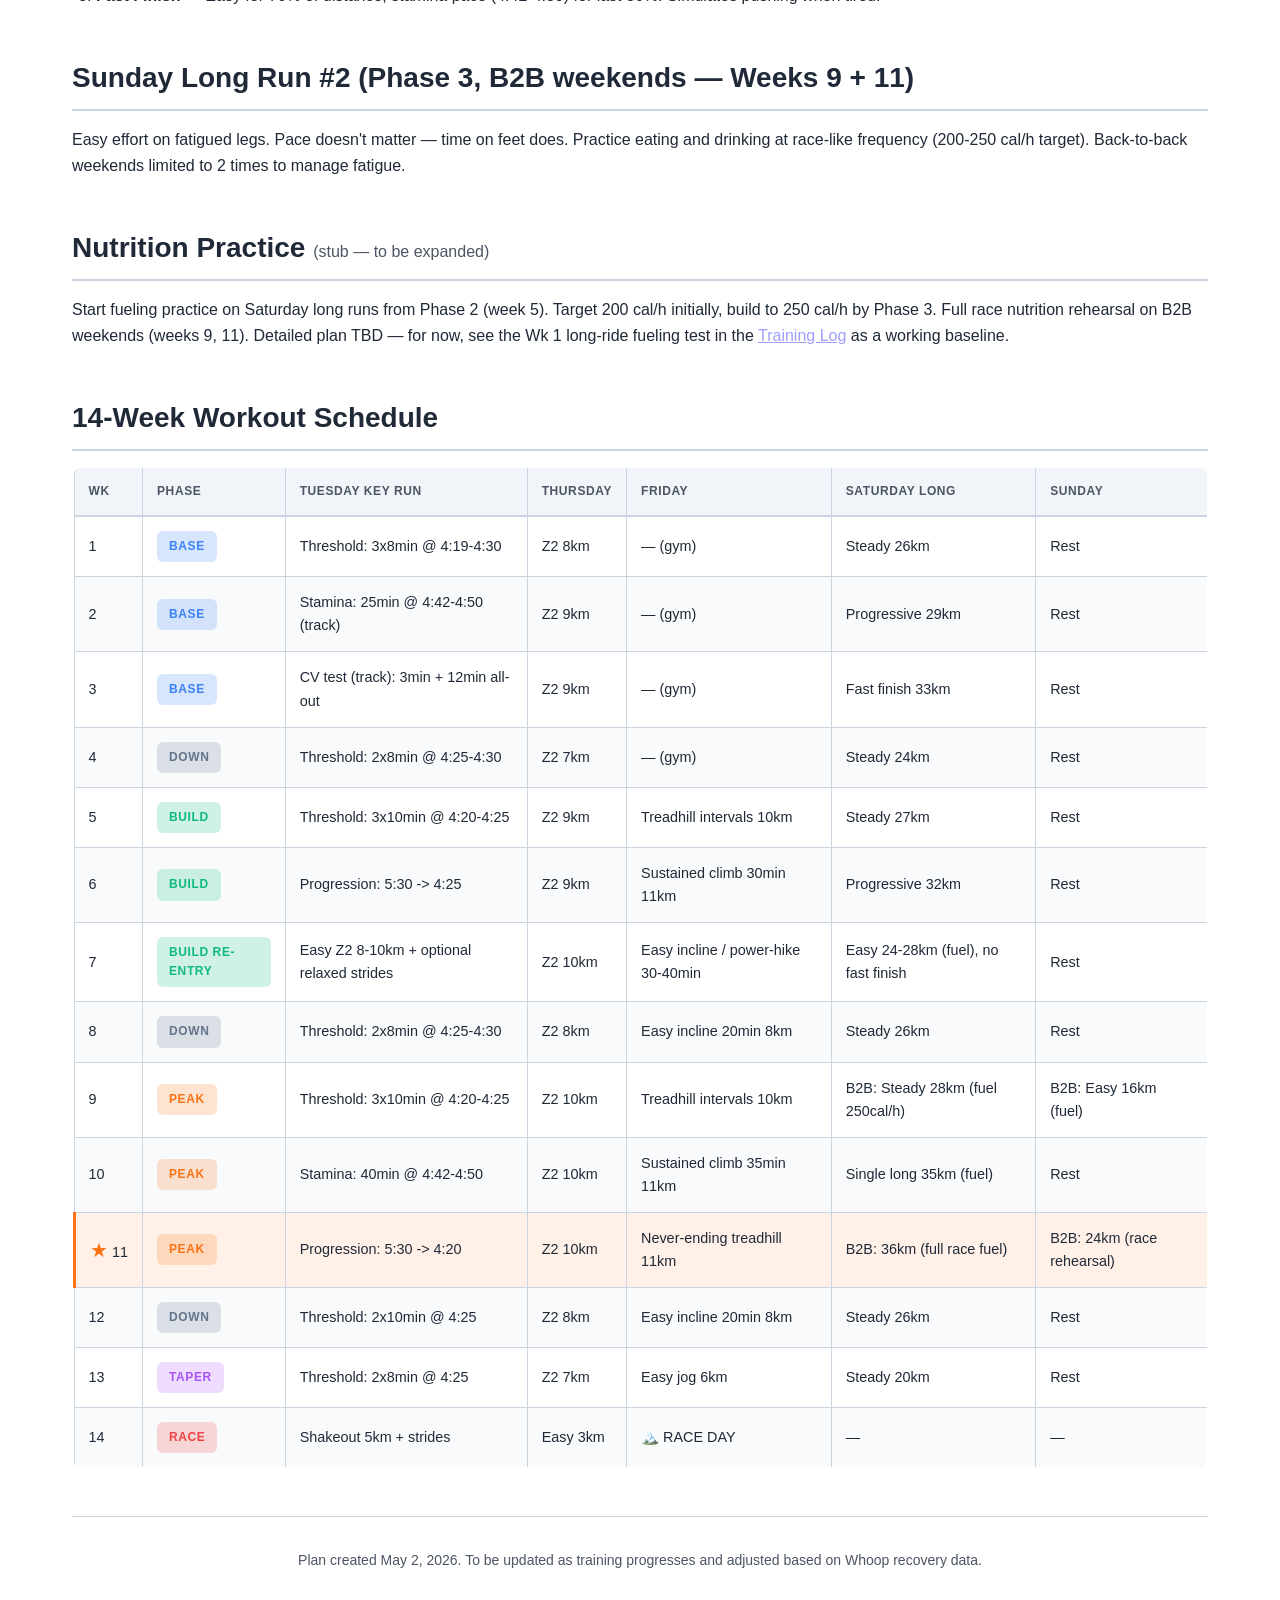
<file: training/running.html>
<!DOCTYPE html>
<html lang="en">
<head>
    <meta charset="UTF-8">
    <meta name="viewport" content="width=device-width, initial-scale=1.0">
    <title>Running Workouts - Swiss Alps 100K</title>
    <link rel="stylesheet" href="styles.css">
</head>
<body>
    <header>
        <div class="header-content">
            <div class="header-title">
                <h1><a href="/">Swiss Alps 100K</a></h1>
                <p>14-week periodized training plan | Aug 7, 2026 | Simon</p>
            </div>
            <div class="header-right">
                <button class="theme-toggle" id="themeToggle" aria-label="Toggle dark/light mode"></button>
            </div>
        </div>
    </header>

    <nav aria-label="Archive navigation">
        <ul>
            <li><a href="/">← Main archive</a></li>
            <li><a href="index.html">Overview</a></li>
            <li><a href="race-debrief.html">Race Debrief</a></li>
            <li><a href="schedule.html">Schedule</a></li>
            <li><a href="running.html" class="active" aria-current="page">Running</a></li>
            <li><a href="gym.html">Gym</a></li>
            <li><a href="carb-load.html">Carb Load</a></li>
            <li><a href="training-log.html">Training Log</a></li>
            <li><a href="zones.html">Zones</a></li>
        </ul>
    </nav>

    <main>
        <section>
            <h2>Pace Zones</h2>
            <table>
                <thead>
                    <tr>
                        <th>Zone</th>
                        <th>Pace</th>
                        <th>HR</th>
                        <th>Use</th>
                    </tr>
                </thead>
                <tbody>
                    <tr>
                        <td>Easy / Zone 2</td>
                        <td>5:35-6:10/km</td>
                        <td>138-153</td>
                        <td>Thursday easy runs, warm-up/cool-down, Sunday B2B</td>
                    </tr>
                    <tr>
                        <td>Stamina</td>
                        <td>4:42-4:50/km</td>
                        <td>160-172</td>
                        <td>Tuesday stamina runs, fast-finish long runs</td>
                    </tr>
                    <tr>
                        <td>Threshold</td>
                        <td>4:20-4:25/km</td>
                        <td>174-184</td>
                        <td>Tuesday threshold intervals</td>
                    </tr>
                    <tr>
                        <td>VO2max</td>
                        <td>3:39-4:00/km</td>
                        <td>183-198</td>
                        <td>Phase 1 only (week 3)</td>
                    </tr>
                </tbody>
            </table>
        </section>

        <section>
            <h2>Tuesday Key Run Types</h2>
            <ol>
                <li><strong>Threshold Intervals</strong> — 2-3 x 8-12 min at 4:20-4:25/km with 2-3 min jog recovery. Engine builder — raises lactate turnpoint.</li>
                <li><strong>Stamina Run</strong> — 20-40 min sustained at 4:42-4:50/km. Most ultra-specific session — teaches sustained effort just below threshold. Duration builds across phases.</li>
                <li><strong>Progression Run</strong> — Start at 5:30/km, drop pace every 10 min, finish last 10-15 min at threshold (4:25). Pacing discipline and running fast on tired legs.</li>
                <li><strong>VO2max Maintenance</strong> — 6 x 2 min at 3:39-4:00/km with 2 min jog. Phase 1 only (week 3). Keeps top-end sharp without accumulating fatigue.</li>
            </ol>
        </section>

        <section>
            <h2>Friday Vert Session Types (Phase 2-3)</h2>
            <ol>
                <li><strong>Treadhill Intervals</strong> — 6 x 3 min at 12-15% gradient (run or power-hike), 2 min jog at 3% recovery. Build to 14-15% in Phase 3.</li>
                <li><strong>Sustained Climb</strong> — 25-35 min continuous at 8-12% gradient, moderate effort. Build duration weekly.</li>
                <li><strong>Never-ending Treadhill</strong> — Alternate 8 min running at 5-6% with 5 min power-hiking at 14-15%. 3-4 rounds. Most race-specific session — mimics rolling mountain profile.</li>
            </ol>

            <div class="note">
                <strong>Power-hike technique:</strong> Lean from ankles, active hand push on thighs, short cadence. Walk/run transition on race day typically at 12-15% gradient.
            </div>
        </section>

        <section id="hill-work">
            <h2>Hill Work Strategy (Amsterdam)</h2>
            <p>Since Amsterdam is completely flat, vertical gain must be simulated indoors:</p>

            <ol>
                <li>
                    <strong>Stairmaster</strong> (Phase 1, Friday gym): 20-30 min, build duration over 4 weeks. Simulates sustained climbing.
                </li>
                <li>
                    <strong>Incline treadmill</strong> (Phase 2-3): 8-15% gradient, used during Friday quality runs and alternating Saturday long runs. Practice hiking pace at steep gradients (>12%) as this is what you'll do on race day.
                </li>
                <li>
                    <strong>Back-to-back long runs</strong> (Phase 3): Cumulative fatigue from Sat+Sun simulates the sustained effort and muscle breakdown of mountain terrain.
                </li>
            </ol>
        </section>

        <section>
            <h2>Saturday Long Run Types</h2>
            <ol>
                <li><strong>Steady State</strong> — Even pace (~5:40/km) throughout. Focus on fueling practice from Phase 2 onward.</li>
                <li><strong>Progressive</strong> — Start at 5:50, finish at 5:00/km. Drop pace gradually over distance.</li>
                <li><strong>Fast Finish</strong> — Easy for 70% of distance, stamina pace (4:42-4:50) for last 30%. Simulates pushing when tired.</li>
            </ol>
        </section>

        <section>
            <h2>Sunday Long Run #2 (Phase 3, B2B weekends — Weeks 9 + 11)</h2>
            <p>Easy effort on fatigued legs. Pace doesn't matter — time on feet does. Practice eating and drinking at race-like frequency (200-250 cal/h target). Back-to-back weekends limited to 2 times to manage fatigue.</p>
        </section>

        <section id="nutrition">
            <h2>Nutrition Practice <span style="color: var(--text-secondary); font-weight: normal; font-size: 1rem;">(stub — to be expanded)</span></h2>
            <p>Start fueling practice on Saturday long runs from Phase 2 (week 5). Target 200 cal/h initially, build to 250 cal/h by Phase 3. Full race nutrition rehearsal on B2B weekends (weeks 9, 11). Detailed plan TBD — for now, see the Wk 1 long-ride fueling test in the <a href="training-log.html">Training Log</a> as a working baseline.</p>
        </section>

        <section>
            <h2>14-Week Workout Schedule</h2>
            <table>
                <thead>
                    <tr>
                        <th>Wk</th>
                        <th>Phase</th>
                        <th>Tuesday Key Run</th>
                        <th>Thursday</th>
                        <th>Friday</th>
                        <th>Saturday Long</th>
                        <th>Sunday</th>
                    </tr>
                </thead>
                <tbody>
                    <tr>
                        <td>1</td>
                        <td><span class="badge badge-base">Base</span></td>
                        <td>Threshold: 3x8min @ 4:19-4:30</td>
                        <td>Z2 8km</td>
                        <td>— (gym)</td>
                        <td>Steady 26km</td>
                        <td>Rest</td>
                    </tr>
                    <tr>
                        <td>2</td>
                        <td><span class="badge badge-base">Base</span></td>
                        <td>Stamina: 25min @ 4:42-4:50 (track)</td>
                        <td>Z2 9km</td>
                        <td>— (gym)</td>
                        <td>Progressive 29km</td>
                        <td>Rest</td>
                    </tr>
                    <tr>
                        <td>3</td>
                        <td><span class="badge badge-base">Base</span></td>
                        <td>CV test (track): 3min + 12min all-out</td>
                        <td>Z2 9km</td>
                        <td>— (gym)</td>
                        <td>Fast finish 33km</td>
                        <td>Rest</td>
                    </tr>
                    <tr>
                        <td>4</td>
                        <td><span class="badge badge-down">Down</span></td>
                        <td>Threshold: 2x8min @ 4:25-4:30</td>
                        <td>Z2 7km</td>
                        <td>— (gym)</td>
                        <td>Steady 24km</td>
                        <td>Rest</td>
                    </tr>
                    <tr>
                        <td>5</td>
                        <td><span class="badge badge-build">Build</span></td>
                        <td>Threshold: 3x10min @ 4:20-4:25</td>
                        <td>Z2 9km</td>
                        <td>Treadhill intervals 10km</td>
                        <td>Steady 27km</td>
                        <td>Rest</td>
                    </tr>
                    <tr>
                        <td>6</td>
                        <td><span class="badge badge-build">Build</span></td>
                        <td>Progression: 5:30 -> 4:25</td>
                        <td>Z2 9km</td>
                        <td>Sustained climb 30min 11km</td>
                        <td>Progressive 32km</td>
                        <td>Rest</td>
                    </tr>
                    <tr>
                        <td>7</td>
                        <td><span class="badge badge-build">Build re-entry</span></td>
                        <td>Easy Z2 8-10km + optional relaxed strides</td>
                        <td>Z2 10km</td>
                        <td>Easy incline / power-hike 30-40min</td>
                        <td>Easy 24-28km (fuel), no fast finish</td>
                        <td>Rest</td>
                    </tr>
                    <tr>
                        <td>8</td>
                        <td><span class="badge badge-down">Down</span></td>
                        <td>Threshold: 2x8min @ 4:25-4:30</td>
                        <td>Z2 8km</td>
                        <td>Easy incline 20min 8km</td>
                        <td>Steady 26km</td>
                        <td>Rest</td>
                    </tr>
                    <tr>
                        <td>9</td>
                        <td><span class="badge badge-peak">Peak</span></td>
                        <td>Threshold: 3x10min @ 4:20-4:25</td>
                        <td>Z2 10km</td>
                        <td>Treadhill intervals 10km</td>
                        <td>B2B: Steady 28km (fuel 250cal/h)</td>
                        <td>B2B: Easy 16km (fuel)</td>
                    </tr>
                    <tr>
                        <td>10</td>
                        <td><span class="badge badge-peak">Peak</span></td>
                        <td>Stamina: 40min @ 4:42-4:50</td>
                        <td>Z2 10km</td>
                        <td>Sustained climb 35min 11km</td>
                        <td>Single long 35km (fuel)</td>
                        <td>Rest</td>
                    </tr>
                    <tr class="peak-week">
                        <td><span class="star">&#9733;</span>11</td>
                        <td><span class="badge badge-peak">Peak</span></td>
                        <td>Progression: 5:30 -> 4:20</td>
                        <td>Z2 10km</td>
                        <td>Never-ending treadhill 11km</td>
                        <td>B2B: 36km (full race fuel)</td>
                        <td>B2B: 24km (race rehearsal)</td>
                    </tr>
                    <tr>
                        <td>12</td>
                        <td><span class="badge badge-down">Down</span></td>
                        <td>Threshold: 2x10min @ 4:25</td>
                        <td>Z2 8km</td>
                        <td>Easy incline 20min 8km</td>
                        <td>Steady 26km</td>
                        <td>Rest</td>
                    </tr>
                    <tr>
                        <td>13</td>
                        <td><span class="badge badge-taper">Taper</span></td>
                        <td>Threshold: 2x8min @ 4:25</td>
                        <td>Z2 7km</td>
                        <td>Easy jog 6km</td>
                        <td>Steady 20km</td>
                        <td>Rest</td>
                    </tr>
                    <tr>
                        <td>14</td>
                        <td><span class="badge badge-race">Race</span></td>
                        <td>Shakeout 5km + strides</td>
                        <td>Easy 3km</td>
                        <td>&#127956;&#65039; RACE DAY</td>
                        <td>—</td>
                        <td>—</td>
                    </tr>
                </tbody>
            </table>
        </section>

        <footer>
            Plan created May 2, 2026. To be updated as training progresses and adjusted based on Whoop recovery data.
        </footer>
    </main>

    <script src="theme.js"></script>
</body>
</html>
</file>
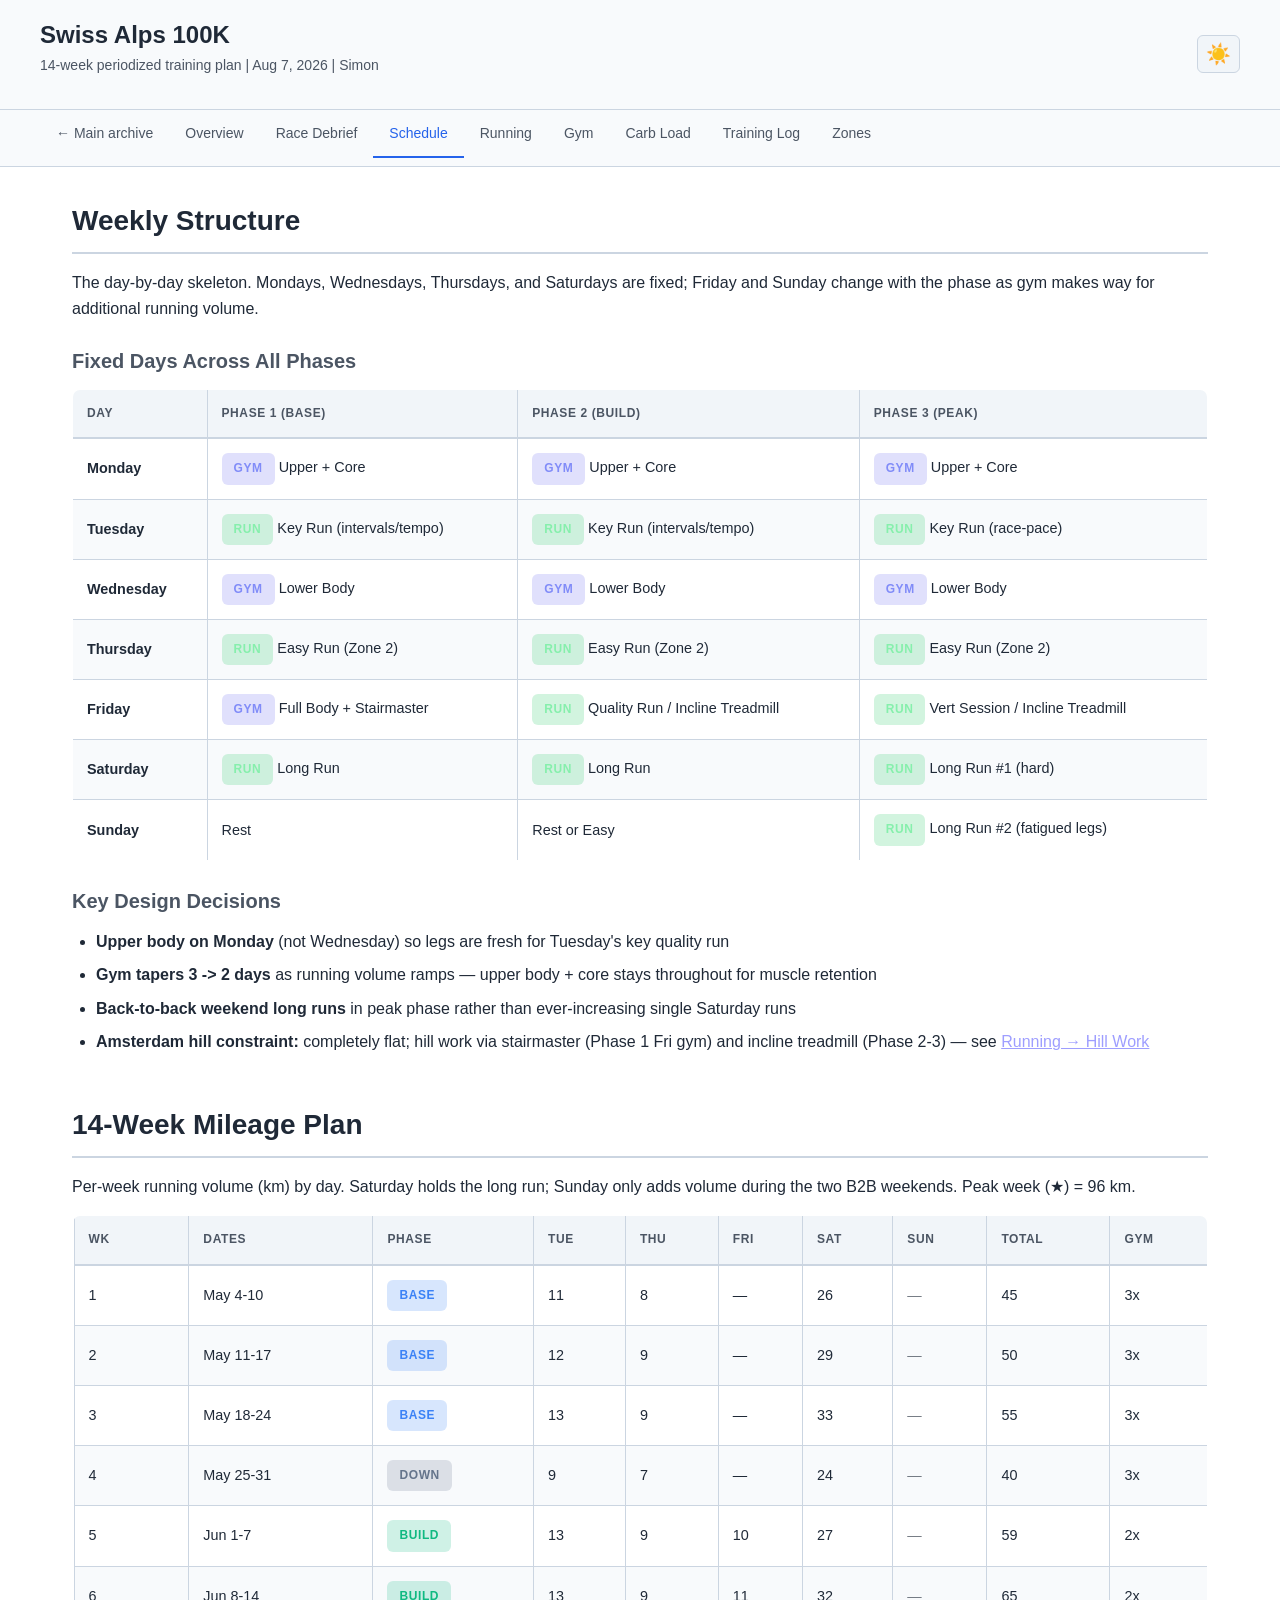
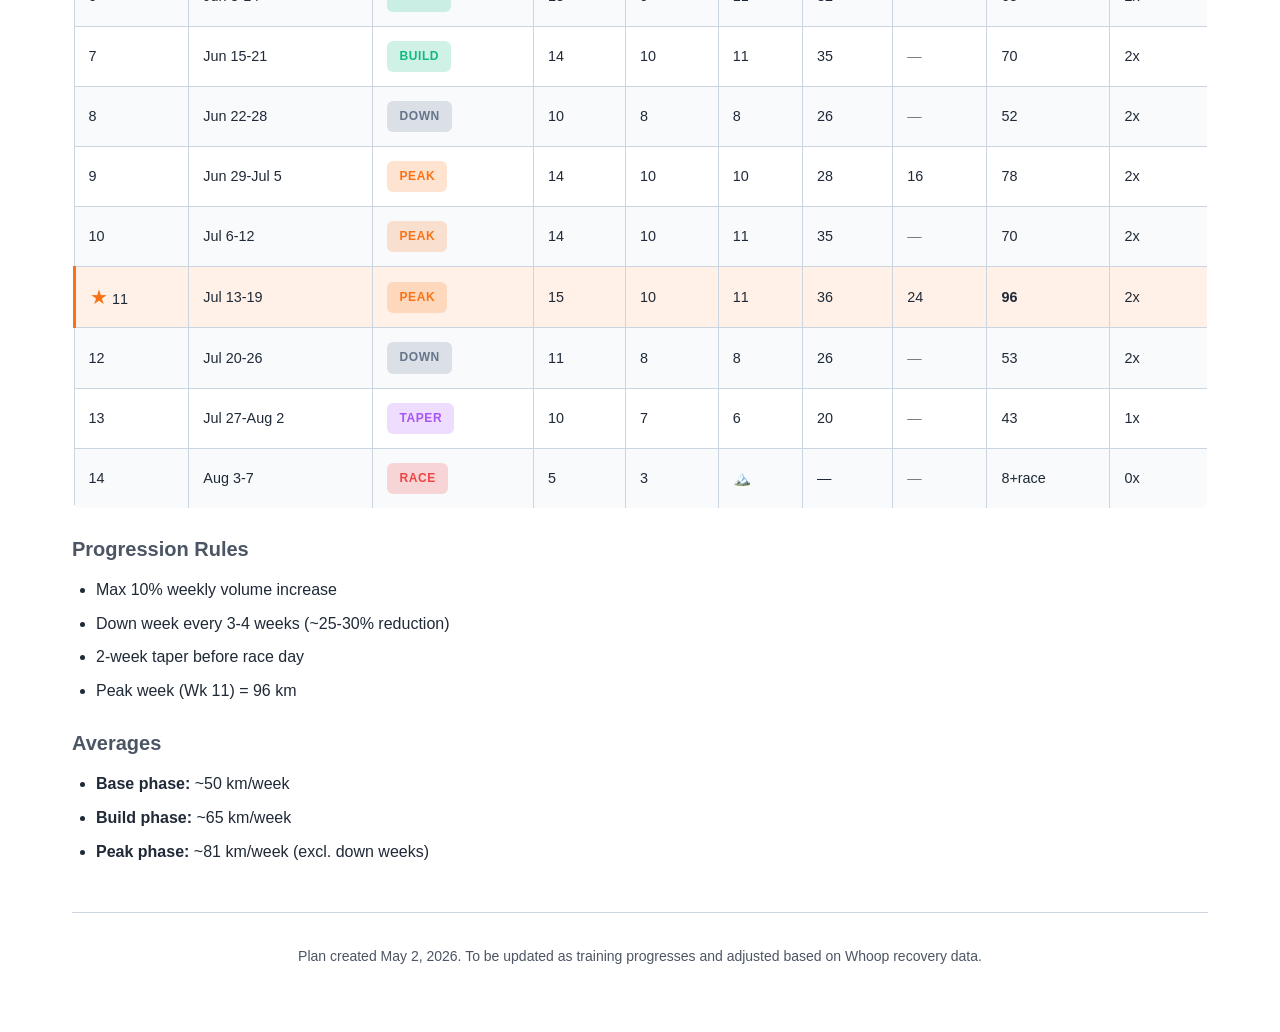
<file: training/schedule.html>
<!DOCTYPE html>
<html lang="en">
<head>
    <meta charset="UTF-8">
    <meta name="viewport" content="width=device-width, initial-scale=1.0">
    <title>Schedule - Swiss Alps 100K</title>
    <link rel="stylesheet" href="styles.css">
</head>
<body>
    <header>
        <div class="header-content">
            <div class="header-title">
                <h1><a href="/">Swiss Alps 100K</a></h1>
                <p>14-week periodized training plan | Aug 7, 2026 | Simon</p>
            </div>
            <div class="header-right">
                <button class="theme-toggle" id="themeToggle" aria-label="Toggle dark/light mode"></button>
            </div>
        </div>
    </header>

    <nav aria-label="Archive navigation">
        <ul>
            <li><a href="/">← Main archive</a></li>
            <li><a href="index.html">Overview</a></li>
            <li><a href="race-debrief.html">Race Debrief</a></li>
            <li><a href="schedule.html" class="active" aria-current="page">Schedule</a></li>
            <li><a href="running.html">Running</a></li>
            <li><a href="gym.html">Gym</a></li>
            <li><a href="carb-load.html">Carb Load</a></li>
            <li><a href="training-log.html">Training Log</a></li>
            <li><a href="zones.html">Zones</a></li>
        </ul>
    </nav>

    <main>
        <section id="weekly-structure">
            <h2>Weekly Structure</h2>
            <p>The day-by-day skeleton. Mondays, Wednesdays, Thursdays, and Saturdays are fixed; Friday and Sunday change with the phase as gym makes way for additional running volume.</p>

            <h3>Fixed Days Across All Phases</h3>
            <table>
                <thead>
                    <tr>
                        <th>Day</th>
                        <th>Phase 1 (Base)</th>
                        <th>Phase 2 (Build)</th>
                        <th>Phase 3 (Peak)</th>
                    </tr>
                </thead>
                <tbody>
                    <tr>
                        <td><strong>Monday</strong></td>
                        <td><span class="badge badge-gym">Gym</span> Upper + Core</td>
                        <td><span class="badge badge-gym">Gym</span> Upper + Core</td>
                        <td><span class="badge badge-gym">Gym</span> Upper + Core</td>
                    </tr>
                    <tr>
                        <td><strong>Tuesday</strong></td>
                        <td><span class="badge badge-run">Run</span> Key Run (intervals/tempo)</td>
                        <td><span class="badge badge-run">Run</span> Key Run (intervals/tempo)</td>
                        <td><span class="badge badge-run">Run</span> Key Run (race-pace)</td>
                    </tr>
                    <tr>
                        <td><strong>Wednesday</strong></td>
                        <td><span class="badge badge-gym">Gym</span> Lower Body</td>
                        <td><span class="badge badge-gym">Gym</span> Lower Body</td>
                        <td><span class="badge badge-gym">Gym</span> Lower Body</td>
                    </tr>
                    <tr>
                        <td><strong>Thursday</strong></td>
                        <td><span class="badge badge-run">Run</span> Easy Run (Zone 2)</td>
                        <td><span class="badge badge-run">Run</span> Easy Run (Zone 2)</td>
                        <td><span class="badge badge-run">Run</span> Easy Run (Zone 2)</td>
                    </tr>
                    <tr>
                        <td><strong>Friday</strong></td>
                        <td><span class="badge badge-gym">Gym</span> Full Body + Stairmaster</td>
                        <td><span class="badge badge-run">Run</span> Quality Run / Incline Treadmill</td>
                        <td><span class="badge badge-run">Run</span> Vert Session / Incline Treadmill</td>
                    </tr>
                    <tr>
                        <td><strong>Saturday</strong></td>
                        <td><span class="badge badge-run">Run</span> Long Run</td>
                        <td><span class="badge badge-run">Run</span> Long Run</td>
                        <td><span class="badge badge-run">Run</span> Long Run #1 (hard)</td>
                    </tr>
                    <tr>
                        <td><strong>Sunday</strong></td>
                        <td>Rest</td>
                        <td>Rest or Easy</td>
                        <td><span class="badge badge-run">Run</span> Long Run #2 (fatigued legs)</td>
                    </tr>
                </tbody>
            </table>

            <h3>Key Design Decisions</h3>
            <ul>
                <li><strong>Upper body on Monday</strong> (not Wednesday) so legs are fresh for Tuesday's key quality run</li>
                <li><strong>Gym tapers 3 -> 2 days</strong> as running volume ramps — upper body + core stays throughout for muscle retention</li>
                <li><strong>Back-to-back weekend long runs</strong> in peak phase rather than ever-increasing single Saturday runs</li>
                <li><strong>Amsterdam hill constraint:</strong> completely flat; hill work via stairmaster (Phase 1 Fri gym) and incline treadmill (Phase 2-3) — see <a href="running.html#hill-work">Running → Hill Work</a></li>
            </ul>
        </section>

        <section id="mileage">
            <h2>14-Week Mileage Plan</h2>
            <p>Per-week running volume (km) by day. Saturday holds the long run; Sunday only adds volume during the two B2B weekends. Peak week (★) = 96 km.</p>

            <table>
                <thead>
                    <tr>
                        <th>Wk</th>
                        <th>Dates</th>
                        <th>Phase</th>
                        <th>Tue</th>
                        <th>Thu</th>
                        <th>Fri</th>
                        <th>Sat</th>
                        <th>Sun</th>
                        <th>Total</th>
                        <th>Gym</th>
                    </tr>
                </thead>
                <tbody>
                    <tr>
                        <td>1</td>
                        <td>May 4-10</td>
                        <td><span class="badge badge-base">Base</span></td>
                        <td>11</td>
                        <td>8</td>
                        <td>—</td>
                        <td>26</td>
                        <td class="no-run">—</td>
                        <td>45</td>
                        <td>3x</td>
                    </tr>
                    <tr>
                        <td>2</td>
                        <td>May 11-17</td>
                        <td><span class="badge badge-base">Base</span></td>
                        <td>12</td>
                        <td>9</td>
                        <td>—</td>
                        <td>29</td>
                        <td class="no-run">—</td>
                        <td>50</td>
                        <td>3x</td>
                    </tr>
                    <tr>
                        <td>3</td>
                        <td>May 18-24</td>
                        <td><span class="badge badge-base">Base</span></td>
                        <td>13</td>
                        <td>9</td>
                        <td>—</td>
                        <td>33</td>
                        <td class="no-run">—</td>
                        <td>55</td>
                        <td>3x</td>
                    </tr>
                    <tr>
                        <td>4</td>
                        <td>May 25-31</td>
                        <td><span class="badge badge-down">Down</span></td>
                        <td>9</td>
                        <td>7</td>
                        <td>—</td>
                        <td>24</td>
                        <td class="no-run">—</td>
                        <td>40</td>
                        <td>3x</td>
                    </tr>
                    <tr>
                        <td>5</td>
                        <td>Jun 1-7</td>
                        <td><span class="badge badge-build">Build</span></td>
                        <td>13</td>
                        <td>9</td>
                        <td>10</td>
                        <td>27</td>
                        <td class="no-run">—</td>
                        <td>59</td>
                        <td>2x</td>
                    </tr>
                    <tr>
                        <td>6</td>
                        <td>Jun 8-14</td>
                        <td><span class="badge badge-build">Build</span></td>
                        <td>13</td>
                        <td>9</td>
                        <td>11</td>
                        <td>32</td>
                        <td class="no-run">—</td>
                        <td>65</td>
                        <td>2x</td>
                    </tr>
                    <tr>
                        <td>7</td>
                        <td>Jun 15-21</td>
                        <td><span class="badge badge-build">Build</span></td>
                        <td>14</td>
                        <td>10</td>
                        <td>11</td>
                        <td>35</td>
                        <td class="no-run">—</td>
                        <td>70</td>
                        <td>2x</td>
                    </tr>
                    <tr>
                        <td>8</td>
                        <td>Jun 22-28</td>
                        <td><span class="badge badge-down">Down</span></td>
                        <td>10</td>
                        <td>8</td>
                        <td>8</td>
                        <td>26</td>
                        <td class="no-run">—</td>
                        <td>52</td>
                        <td>2x</td>
                    </tr>
                    <tr>
                        <td>9</td>
                        <td>Jun 29-Jul 5</td>
                        <td><span class="badge badge-peak">Peak</span></td>
                        <td>14</td>
                        <td>10</td>
                        <td>10</td>
                        <td>28</td>
                        <td>16</td>
                        <td>78</td>
                        <td>2x</td>
                    </tr>
                    <tr>
                        <td>10</td>
                        <td>Jul 6-12</td>
                        <td><span class="badge badge-peak">Peak</span></td>
                        <td>14</td>
                        <td>10</td>
                        <td>11</td>
                        <td>35</td>
                        <td class="no-run">—</td>
                        <td>70</td>
                        <td>2x</td>
                    </tr>
                    <tr class="peak-week">
                        <td><span class="star">&#9733;</span>11</td>
                        <td>Jul 13-19</td>
                        <td><span class="badge badge-peak">Peak</span></td>
                        <td>15</td>
                        <td>10</td>
                        <td>11</td>
                        <td>36</td>
                        <td>24</td>
                        <td><strong>96</strong></td>
                        <td>2x</td>
                    </tr>
                    <tr>
                        <td>12</td>
                        <td>Jul 20-26</td>
                        <td><span class="badge badge-down">Down</span></td>
                        <td>11</td>
                        <td>8</td>
                        <td>8</td>
                        <td>26</td>
                        <td class="no-run">—</td>
                        <td>53</td>
                        <td>2x</td>
                    </tr>
                    <tr>
                        <td>13</td>
                        <td>Jul 27-Aug 2</td>
                        <td><span class="badge badge-taper">Taper</span></td>
                        <td>10</td>
                        <td>7</td>
                        <td>6</td>
                        <td>20</td>
                        <td class="no-run">—</td>
                        <td>43</td>
                        <td>1x</td>
                    </tr>
                    <tr>
                        <td>14</td>
                        <td>Aug 3-7</td>
                        <td><span class="badge badge-race">Race</span></td>
                        <td>5</td>
                        <td>3</td>
                        <td>&#127956;&#65039;</td>
                        <td>—</td>
                        <td class="no-run">—</td>
                        <td>8+race</td>
                        <td>0x</td>
                    </tr>
                </tbody>
            </table>

            <h3>Progression Rules</h3>
            <ul>
                <li>Max 10% weekly volume increase</li>
                <li>Down week every 3-4 weeks (~25-30% reduction)</li>
                <li>2-week taper before race day</li>
                <li>Peak week (Wk 11) = 96 km</li>
            </ul>

            <h3>Averages</h3>
            <ul>
                <li><strong>Base phase:</strong> ~50 km/week</li>
                <li><strong>Build phase:</strong> ~65 km/week</li>
                <li><strong>Peak phase:</strong> ~81 km/week (excl. down weeks)</li>
            </ul>
        </section>

        <footer>
            Plan created May 2, 2026. To be updated as training progresses and adjusted based on Whoop recovery data.
        </footer>
    </main>

    <script src="theme.js"></script>
</body>
</html>
</file>
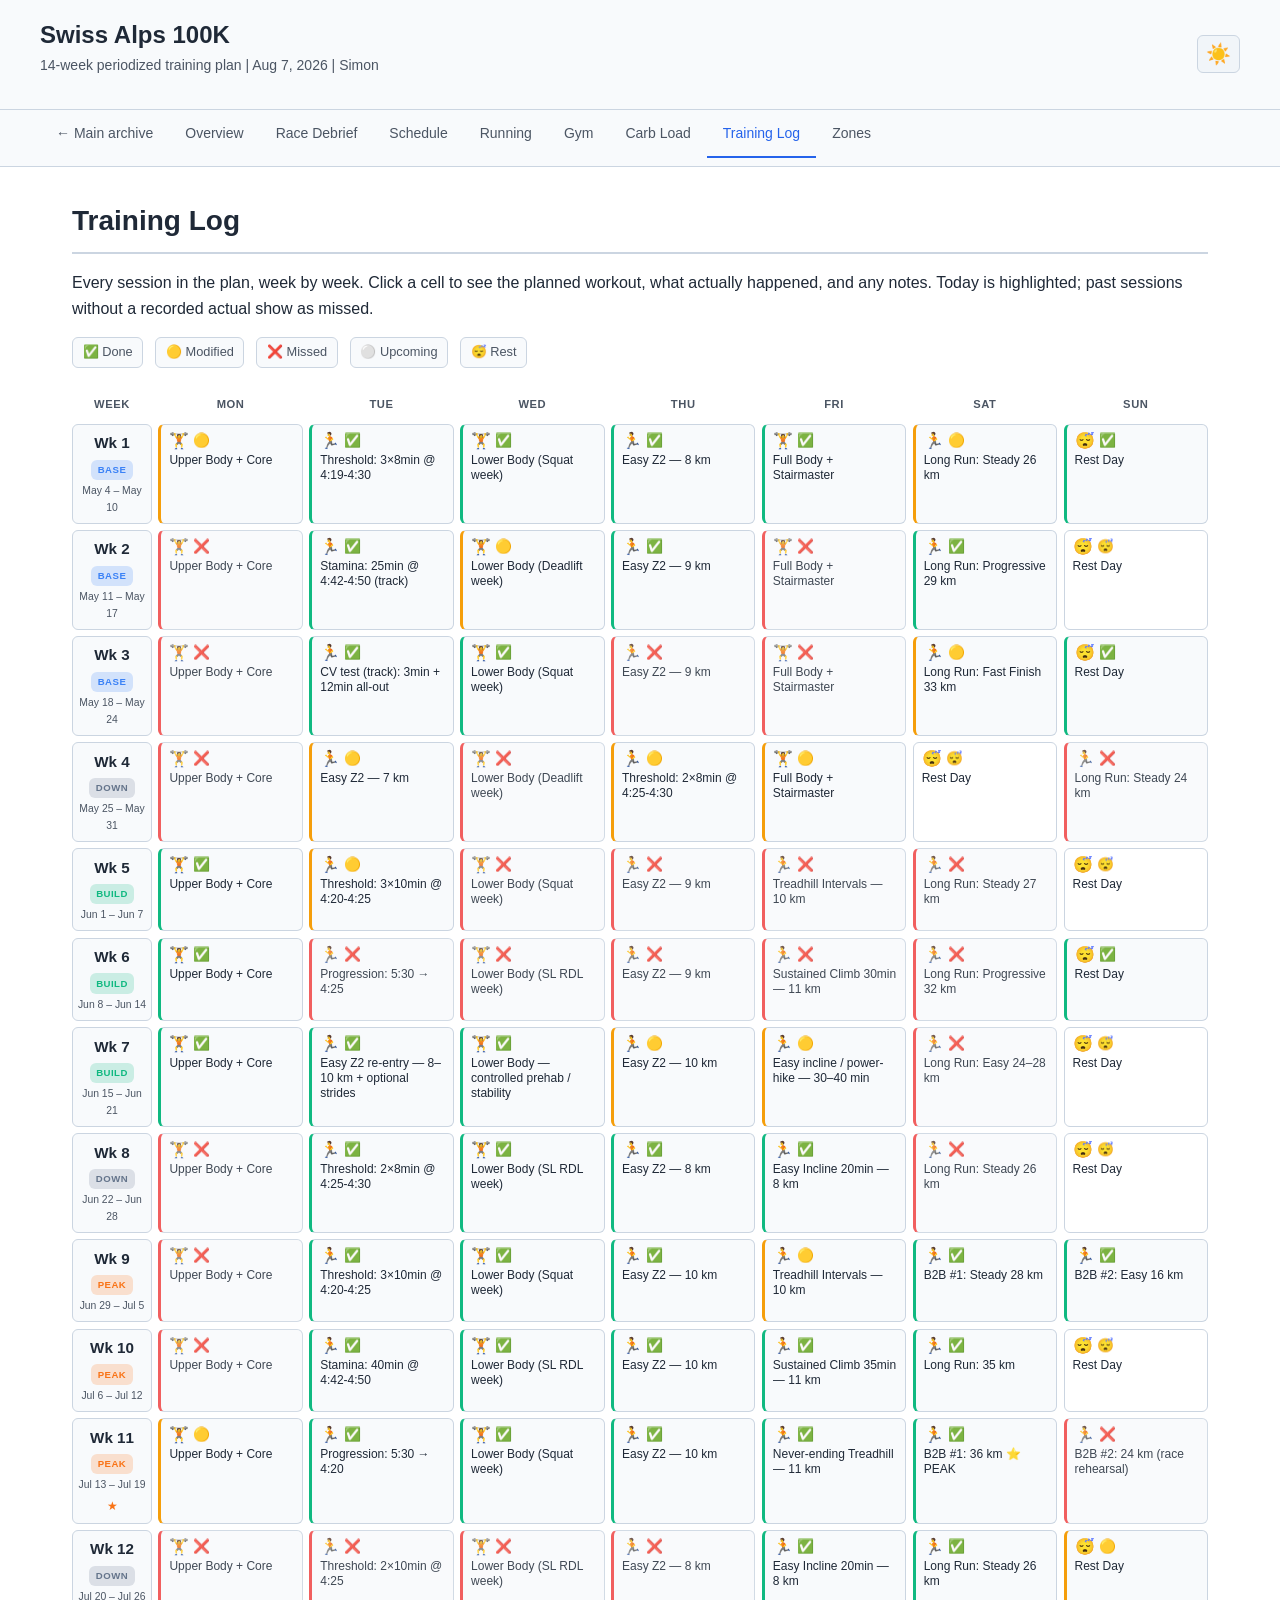
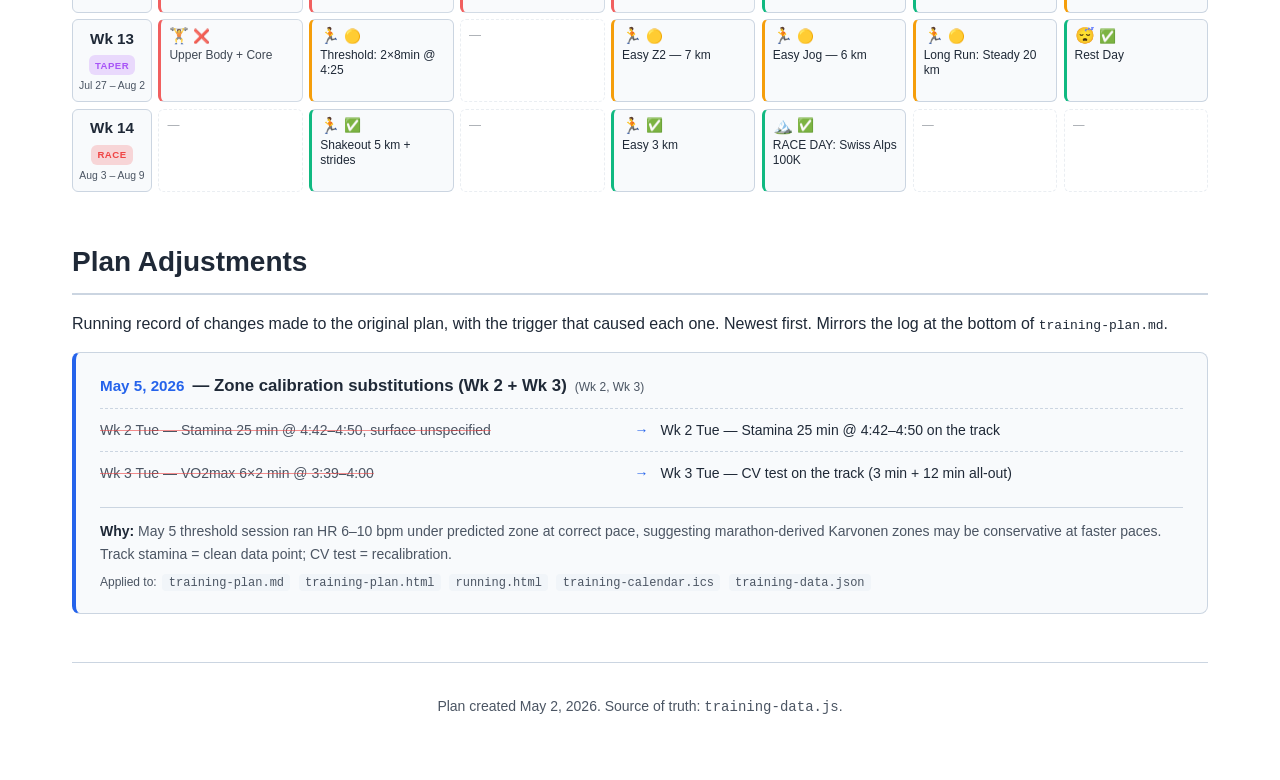
<file: training/training-log.html>
<!DOCTYPE html>
<html lang="en">
<head>
    <meta charset="UTF-8">
    <meta name="viewport" content="width=device-width, initial-scale=1.0">
    <title>Training Log - Swiss Alps 100K</title>
    <link rel="stylesheet" href="styles.css">
</head>
<body>
    <header>
        <div class="header-content">
            <div class="header-title">
                <h1><a href="/">Swiss Alps 100K</a></h1>
                <p>14-week periodized training plan | Aug 7, 2026 | Simon</p>
            </div>
            <div class="header-right">
                <button class="theme-toggle" id="themeToggle" aria-label="Toggle dark/light mode"></button>
            </div>
        </div>
    </header>

    <nav aria-label="Archive navigation">
        <ul>
            <li><a href="/">← Main archive</a></li>
            <li><a href="index.html">Overview</a></li>
            <li><a href="race-debrief.html">Race Debrief</a></li>
            <li><a href="schedule.html">Schedule</a></li>
            <li><a href="running.html">Running</a></li>
            <li><a href="gym.html">Gym</a></li>
            <li><a href="carb-load.html">Carb Load</a></li>
            <li><a href="training-log.html" class="active" aria-current="page">Training Log</a></li>
            <li><a href="zones.html">Zones</a></li>
        </ul>
    </nav>

    <main>
        <section>
            <h2>Training Log</h2>
            <p>Every session in the plan, week by week. Click a cell to see the planned workout, what actually happened, and any notes. Today is highlighted; past sessions without a recorded actual show as missed.</p>

            <div class="log-legend" aria-label="Status legend">
                <span class="legend-item">✅ Done</span>
                <span class="legend-item">🟡 Modified</span>
                <span class="legend-item">❌ Missed</span>
                <span class="legend-item">⚪ Upcoming</span>
                <span class="legend-item">😴 Rest</span>
            </div>

            <div id="logRoot"></div>
        </section>

        <section id="adjustments">
            <h2>Plan Adjustments</h2>
            <p>Running record of changes made to the original plan, with the trigger that caused each one. Newest first. Mirrors the log at the bottom of <code>training-plan.md</code>.</p>
            <div id="adjustmentsRoot"></div>
        </section>

        <footer>
            Plan created May 2, 2026. Source of truth: <code>training-data.js</code>.
        </footer>
    </main>

    <!-- Modal -->
    <div class="modal-backdrop" id="modalBackdrop" role="dialog" aria-modal="true" aria-labelledby="modalTitle">
        <div class="modal" id="modal">
            <button class="modal-close" id="modalClose" aria-label="Close">×</button>
            <h3 id="modalTitle">Session</h3>
            <div class="modal-meta" id="modalMeta"></div>

            <div class="field-label">Planned</div>
            <div class="field-body" id="modalPlanned"></div>

            <div class="field-label">Actual</div>
            <div class="field-body" id="modalActual"></div>

            <div class="field-label">Notes</div>
            <div class="field-body" id="modalNotes"></div>
        </div>
    </div>

    <script src="training-data.js?v=20260812-fueling-recall"></script>
    <script src="theme.js"></script>
    <script>
    (function () {
        const ICONS = {gym: "🏋️", run: "🏃", rest: "😴", race: "🏔️", other: "•"};
        const STATUS_BADGES = {
            done: "✅",
            modified: "🟡",
            missed: "❌",
            upcoming: "⚪",
            rest: "😴",
        };
        const STATUS_LABELS = {
            done: "Done",
            modified: "Modified",
            missed: "Missed",
            upcoming: "Upcoming",
            rest: "Rest",
        };

        const TODAY_ISO = new Date().toISOString().slice(0, 10);

        function effectiveStatus(s) {
            if (s.type === "rest" && !s.status) return "rest";
            if (s.status) return s.status;
            // No status recorded — derive from date
            if (s.date < TODAY_ISO) return "missed";
            return "upcoming";
        }

        function fmtRange(startIso) {
            const d = new Date(startIso + "T00:00:00");
            const end = new Date(d);
            end.setDate(d.getDate() + 6);
            const opts = {month: "short", day: "numeric"};
            return `${d.toLocaleDateString("en-US", opts)} – ${end.toLocaleDateString("en-US", opts)}`;
        }

        function el(tag, cls, text) {
            const e = document.createElement(tag);
            if (cls) e.className = cls;
            if (text != null) e.textContent = text;
            return e;
        }

        const DAYS = ["Mon", "Tue", "Wed", "Thu", "Fri", "Sat", "Sun"];

        function indexByDay(sessions) {
            const m = {};
            for (const s of sessions) m[s.day] = s;
            return m;
        }

        function renderGrid() {
            const root = document.getElementById("logRoot");
            root.innerHTML = "";

            const grid = el("div", "log-grid");

            // Column headers (week label + 7 day columns)
            grid.appendChild(el("div", "col-header", "Week"));
            for (const d of DAYS) grid.appendChild(el("div", "col-header", d));

            for (const w of window.trainingData.weeks) {
                const byDay = indexByDay(w.sessions);
                const isPeak = w.sessions.some(s => s.peakWeek);

                const label = el("div", "week-label" + (isPeak ? " peak-week" : ""));
                label.classList.toggle("peak-week", false);
                const num = el("div", "week-num", `Wk ${w.weekNum}`);
                const phase = el("span", `badge badge-${w.phase.toLowerCase()}`, w.phase);
                phase.style.fontSize = "0.6rem";
                phase.style.padding = "0.15rem 0.4rem";
                phase.style.marginTop = "0.25rem";
                const dates = el("div", "week-dates", fmtRange(w.startDate));
                label.appendChild(num);
                label.appendChild(phase);
                label.appendChild(dates);
                if (isPeak) {
                    const star = el("div", null, "★");
                    star.style.color = "var(--phase-peak)";
                    star.style.marginTop = "0.2rem";
                    label.appendChild(star);
                }
                grid.appendChild(label);

                for (const day of DAYS) {
                    const s = byDay[day];
                    if (!s) {
                        const empty = el("div", "session-cell empty");
                        const dayHint = el("span", "cell-day", day);
                        empty.appendChild(dayHint);
                        empty.appendChild(el("div", "cell-title", "—"));
                        grid.appendChild(empty);
                        continue;
                    }
                    const status = effectiveStatus(s);
                    const cell = el("button", "session-cell");
                    cell.dataset.status = status;
                    cell.dataset.date = s.date;
                    if (s.date === TODAY_ISO) cell.dataset.today = "true";
                    cell.setAttribute("aria-label", `${s.day} ${s.title} — ${STATUS_LABELS[status]}`);

                    const dayHint = el("span", "cell-day", day);
                    cell.appendChild(dayHint);

                    const top = el("div", "cell-top");
                    top.appendChild(el("span", "cell-icon", ICONS[s.type] || ICONS.other));
                    top.appendChild(el("span", "cell-status", STATUS_BADGES[status] || ""));
                    cell.appendChild(top);

                    cell.appendChild(el("div", "cell-title", s.title));

                    cell.addEventListener("click", () => openModal(s, status));
                    grid.appendChild(cell);
                }
            }

            root.appendChild(grid);
        }

        // Modal
        const backdrop = document.getElementById("modalBackdrop");
        const modal = document.getElementById("modal");
        const closeBtn = document.getElementById("modalClose");

        function openModal(s, status) {
            document.getElementById("modalTitle").textContent = `${ICONS[s.type] || ""} ${s.title}`;
            const meta = document.getElementById("modalMeta");
            meta.innerHTML = "";
            const dateLabel = el("span", null, formatLongDate(s.date) + ` (${s.day})`);
            const statusBadge = el("span", "badge", `${STATUS_BADGES[status] || ""} ${STATUS_LABELS[status] || ""}`);
            meta.appendChild(dateLabel);
            meta.appendChild(document.createTextNode(" · "));
            meta.appendChild(statusBadge);

            setField("modalPlanned", s.planned);
            setField("modalActual", s.actual, status === "upcoming" ? "Not yet completed." : "No actual recorded.");
            setField("modalNotes", s.notes, "—");

            backdrop.classList.add("open");
            history.replaceState(null, "", `#wk${weekOfDate(s.date)}-${s.date}`);
            closeBtn.focus();
        }

        function setField(id, value, emptyText) {
            const e = document.getElementById(id);
            if (value && String(value).trim()) {
                e.textContent = value;
                e.classList.remove("empty");
            } else {
                e.textContent = emptyText || "—";
                e.classList.add("empty");
            }
        }

        function formatLongDate(iso) {
            return new Date(iso + "T00:00:00").toLocaleDateString("en-US", {
                weekday: undefined, month: "long", day: "numeric", year: "numeric"
            });
        }

        function weekOfDate(iso) {
            for (const w of window.trainingData.weeks) {
                for (const s of w.sessions) {
                    if (s.date === iso) return w.weekNum;
                }
            }
            return "?";
        }

        function closeModal() {
            backdrop.classList.remove("open");
            history.replaceState(null, "", window.location.pathname);
        }

        closeBtn.addEventListener("click", closeModal);
        backdrop.addEventListener("click", e => {
            if (e.target === backdrop) closeModal();
        });
        document.addEventListener("keydown", e => {
            if (e.key === "Escape" && backdrop.classList.contains("open")) closeModal();
        });

        // Deep link via hash
        function openFromHash() {
            const m = location.hash.match(/^#wk\d+-(\d{4}-\d{2}-\d{2})$/);
            if (!m) return;
            const date = m[1];
            for (const w of window.trainingData.weeks) {
                for (const s of w.sessions) {
                    if (s.date === date) {
                        openModal(s, effectiveStatus(s));
                        return;
                    }
                }
            }
        }

        // Adjustments rendering — formerly its own page, now a section here
        function fmtAdjDate(iso) {
            return new Date(iso + "T00:00:00").toLocaleDateString("en-US", {
                year: "numeric", month: "long", day: "numeric"
            });
        }

        function renderAdjustments() {
            const root = document.getElementById("adjustmentsRoot");
            const adjustments = (window.trainingData.adjustments || []).slice();
            adjustments.sort((a, b) => b.date.localeCompare(a.date));

            if (adjustments.length === 0) {
                root.appendChild(el("div", "note", "No adjustments yet — the plan is running as designed."));
                return;
            }

            for (const adj of adjustments) {
                const card = el("div", "adjustment-card");

                const header = el("div", "adjustment-header");
                header.appendChild(el("span", "adjustment-date", fmtAdjDate(adj.date)));
                header.appendChild(el("span", "adjustment-title", "— " + adj.title));
                if (adj.weeksTouched && adj.weeksTouched.length) {
                    header.appendChild(el("span", "weeks-touched",
                        "(" + adj.weeksTouched.map(w => "Wk " + w).join(", ") + ")"));
                }
                card.appendChild(header);

                for (const ch of adj.changes || []) {
                    const row = el("div", "change-row");
                    row.appendChild(el("div", "before", ch.before));
                    row.appendChild(el("div", "arrow", "→"));
                    row.appendChild(el("div", "after", ch.after));
                    card.appendChild(row);
                }

                if (adj.reason) {
                    const reason = el("div", "reason");
                    reason.appendChild(el("strong", null, "Why: "));
                    reason.appendChild(document.createTextNode(adj.reason));
                    card.appendChild(reason);
                }

                if (adj.filesUpdated && adj.filesUpdated.length) {
                    const files = el("div", "files-updated");
                    files.appendChild(document.createTextNode("Applied to: "));
                    adj.filesUpdated.forEach((f, i) => {
                        files.appendChild(el("code", null, f));
                        if (i < adj.filesUpdated.length - 1) {
                            files.appendChild(document.createTextNode(" "));
                        }
                    });
                    card.appendChild(files);
                }

                root.appendChild(card);
            }
        }

        renderGrid();
        renderAdjustments();
        openFromHash();
        window.addEventListener("hashchange", openFromHash);
    })();
    </script>
</body>
</html>
</file>
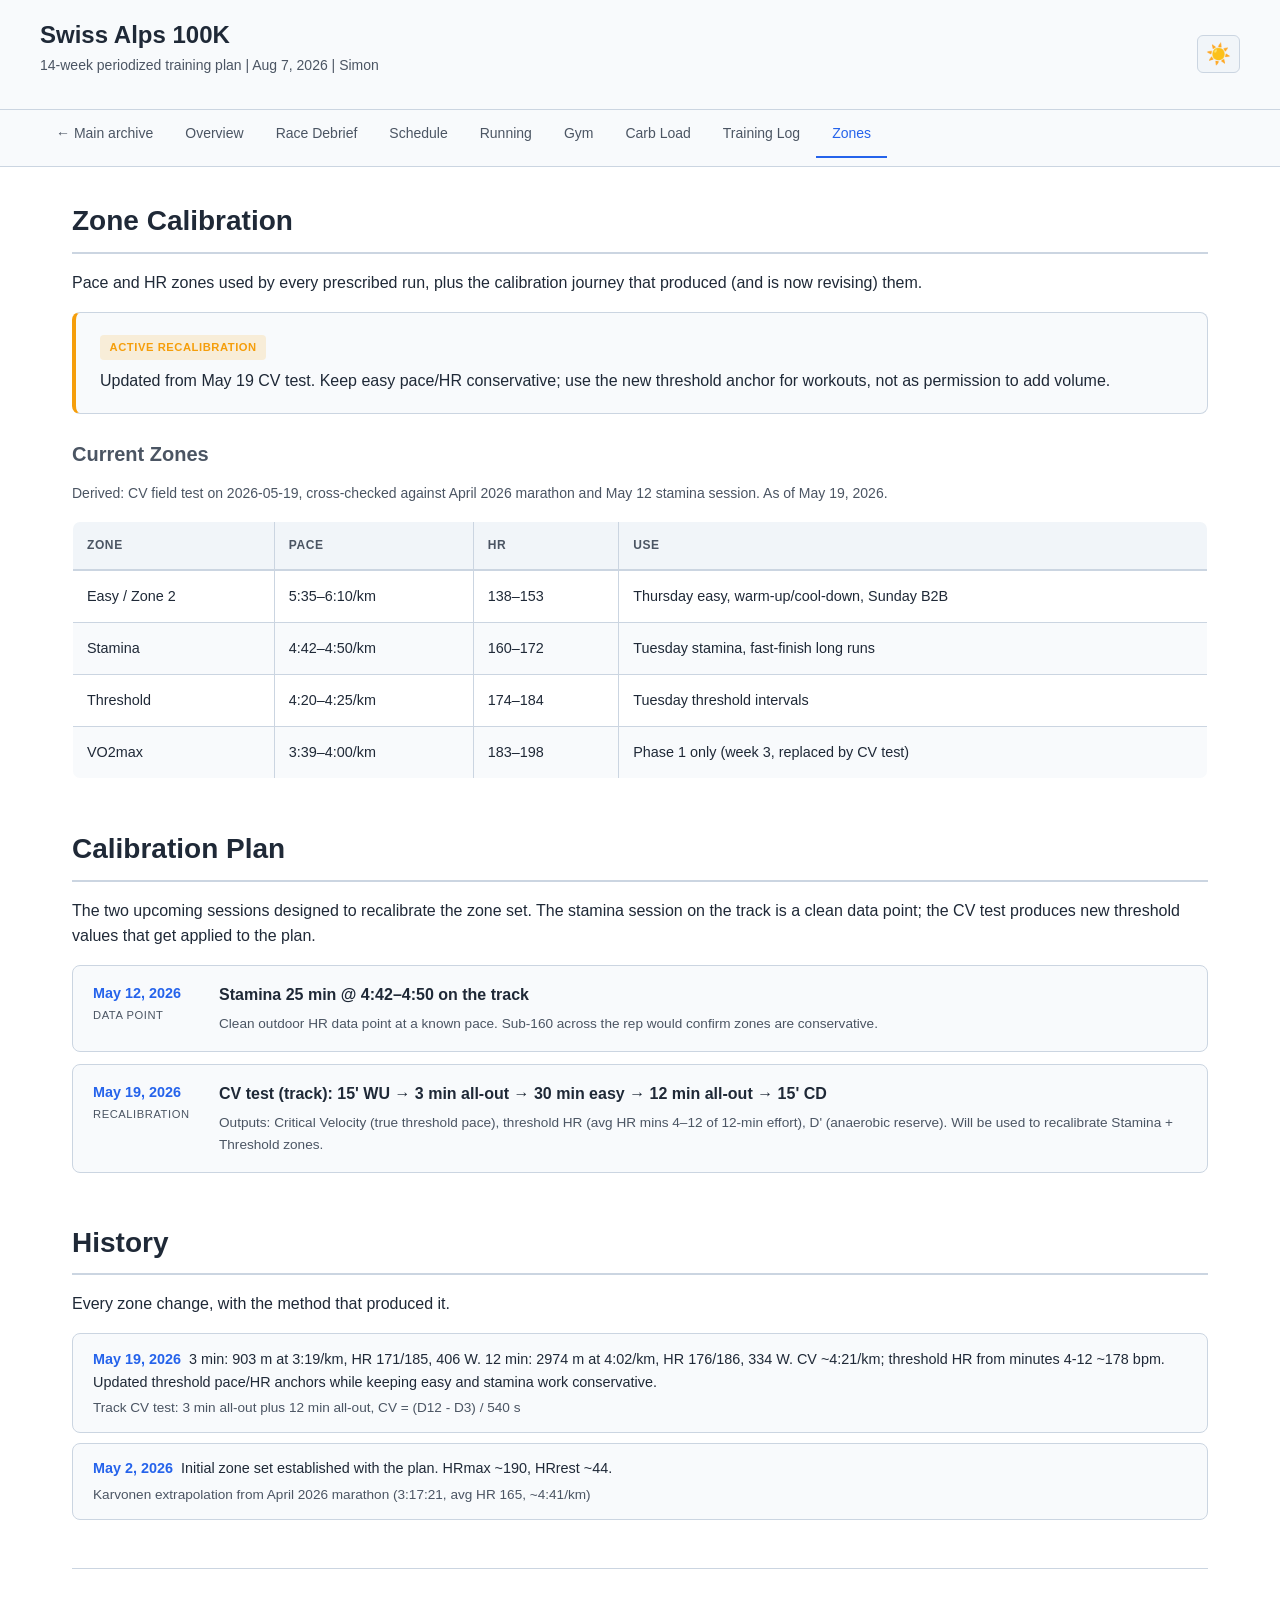
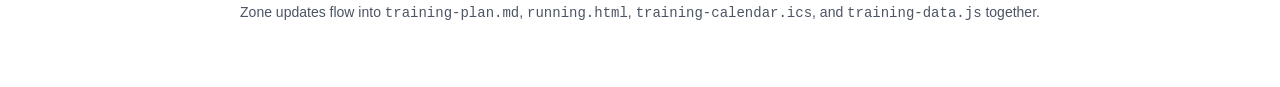
<file: training/zones.html>
<!DOCTYPE html>
<html lang="en">
<head>
    <meta charset="UTF-8">
    <meta name="viewport" content="width=device-width, initial-scale=1.0">
    <title>Zones - Swiss Alps 100K</title>
    <link rel="stylesheet" href="styles.css">
</head>
<body>
    <header>
        <div class="header-content">
            <div class="header-title">
                <h1><a href="/">Swiss Alps 100K</a></h1>
                <p>14-week periodized training plan | Aug 7, 2026 | Simon</p>
            </div>
            <div class="header-right">
                <button class="theme-toggle" id="themeToggle" aria-label="Toggle dark/light mode"></button>
            </div>
        </div>
    </header>

    <nav aria-label="Archive navigation">
        <ul>
            <li><a href="/">← Main archive</a></li>
            <li><a href="index.html">Overview</a></li>
            <li><a href="race-debrief.html">Race Debrief</a></li>
            <li><a href="schedule.html">Schedule</a></li>
            <li><a href="running.html">Running</a></li>
            <li><a href="gym.html">Gym</a></li>
            <li><a href="carb-load.html">Carb Load</a></li>
            <li><a href="training-log.html">Training Log</a></li>
            <li><a href="zones.html" class="active" aria-current="page">Zones</a></li>
        </ul>
    </nav>

    <main>
        <section>
            <h2>Zone Calibration</h2>
            <p>Pace and HR zones used by every prescribed run, plus the calibration journey that produced (and is now revising) them.</p>

            <div id="zoneStatus"></div>

            <h3>Current Zones</h3>
            <p id="zoneSource" style="color: var(--text-secondary); font-size: 0.875rem;"></p>
            <table>
                <thead>
                    <tr>
                        <th>Zone</th>
                        <th>Pace</th>
                        <th>HR</th>
                        <th>Use</th>
                    </tr>
                </thead>
                <tbody id="zoneRows"></tbody>
            </table>
        </section>

        <section>
            <h2>Calibration Plan</h2>
            <p>The two upcoming sessions designed to recalibrate the zone set. The stamina session on the track is a clean data point; the CV test produces new threshold values that get applied to the plan.</p>
            <div id="calibrationPlan"></div>
        </section>

        <section>
            <h2>History</h2>
            <p>Every zone change, with the method that produced it.</p>
            <div id="zoneHistory"></div>
        </section>

        <footer>
            Zone updates flow into <code>training-plan.md</code>, <code>running.html</code>, <code>training-calendar.ics</code>, and <code>training-data.js</code> together.
        </footer>
    </main>

    <script src="training-data.js?v=20260718-b2b1-done"></script>
    <script src="theme.js"></script>
    <script>
    (function () {
        function el(tag, cls, text) {
            const e = document.createElement(tag);
            if (cls) e.className = cls;
            if (text != null) e.textContent = text;
            return e;
        }
        function fmtDate(iso) {
            return new Date(iso + "T00:00:00").toLocaleDateString("en-US", {
                year: "numeric", month: "long", day: "numeric"
            });
        }

        const z = window.trainingData.zones || {};
        const cur = z.current || {};

        // Status banner
        if (cur.status) {
            const status = el("div", "zone-status-card");
            status.appendChild(el("div", "status-label", "Active recalibration"));
            status.appendChild(el("div", null, cur.status));
            document.getElementById("zoneStatus").appendChild(status);
        }

        // Source line
        if (cur.source) {
            document.getElementById("zoneSource").textContent =
                `Derived: ${cur.source}. As of ${fmtDate(cur.asOf)}.`;
        }

        // Zone rows
        const tbody = document.getElementById("zoneRows");
        for (const r of cur.rows || []) {
            const tr = document.createElement("tr");
            tr.appendChild(el("td", null, r.zone));
            tr.appendChild(el("td", null, r.pace));
            tr.appendChild(el("td", null, r.hr));
            tr.appendChild(el("td", null, r.use));
            tbody.appendChild(tr);
        }

        // Calibration plan steps
        const planRoot = document.getElementById("calibrationPlan");
        for (const step of z.calibrationPlan || []) {
            const card = el("div", "calibration-step");
            const left = el("div");
            left.appendChild(el("div", "step-date", fmtDate(step.date)));
            left.appendChild(el("div", "step-kind", step.kind));
            const right = el("div");
            right.appendChild(el("div", "step-session", step.session));
            right.appendChild(el("div", "step-purpose", step.purpose));
            card.appendChild(left);
            card.appendChild(right);
            planRoot.appendChild(card);
        }
        if ((z.calibrationPlan || []).length === 0) {
            planRoot.appendChild(el("div", "note", "No active calibration sessions scheduled."));
        }

        // History
        const histRoot = document.getElementById("zoneHistory");
        const history = (z.history || []).slice().sort((a, b) => b.date.localeCompare(a.date));
        for (const h of history) {
            const card = el("div", "history-entry");
            const top = el("div");
            top.appendChild(el("span", "h-date", fmtDate(h.date)));
            top.appendChild(document.createTextNode(h.summary));
            card.appendChild(top);
            card.appendChild(el("div", "h-method", h.method));
            histRoot.appendChild(card);
        }
        if (history.length === 0) {
            histRoot.appendChild(el("div", "note", "No history recorded."));
        }
    })();
    </script>
</body>
</html>
</file>
<file: training/styles.css>
:root {
    --text: #f3f4f6;
    --text-secondary: #d1d5db;
    --bg: #0f172a;
    --bg-secondary: #1e293b;
    --bg-tertiary: #334155;
    --border: #475569;
    --accent: #60a5fa;

    --phase-base: #3b82f6;
    --phase-build: #10b981;
    --phase-peak: #f97316;
    --phase-down: #64748b;
    --phase-taper: #a855f7;
    --phase-race: #ef4444;

    --table-even: #1e293b;
    --table-odd: #0f172a;
    --table-hover: #334155;
}

@media (prefers-color-scheme: light) {
    :root {
        --text: #1f2937;
        --text-secondary: #4b5563;
        --bg: #ffffff;
        --bg-secondary: #f8fafc;
        --bg-tertiary: #f1f5f9;
        --border: #cbd5e1;
        --accent: #2563eb;

        --table-even: #f8fafc;
        --table-odd: #ffffff;
        --table-hover: #f1f5f9;
    }
}

* {
    margin: 0;
    padding: 0;
    box-sizing: border-box;
}

html {
    scroll-behavior: smooth;
}

body {
    font-family: -apple-system, BlinkMacSystemFont, "Segoe UI", Roboto, "Helvetica Neue", Arial, sans-serif;
    color: var(--text);
    background: var(--bg);
    line-height: 1.6;
}

header {
    background: var(--bg-secondary);
    border-bottom: 1px solid var(--border);
    padding: 1rem 2rem;
    position: sticky;
    top: 0;
    z-index: 100;
}

.header-content {
    max-width: 1200px;
    margin: 0 auto;
    display: flex;
    justify-content: space-between;
    align-items: center;
}

.header-title h1 {
    font-size: 1.5rem;
    font-weight: 700;
}

.header-title h1 a {
    color: var(--text);
    text-decoration: none;
}

.header-title h1 a:hover {
    color: var(--accent);
}

.header-title p {
    font-size: 0.875rem;
    color: var(--text-secondary);
}

.header-right {
    display: flex;
    align-items: center;
    gap: 1rem;
}

.theme-toggle {
    background: var(--bg-tertiary);
    border: 1px solid var(--border);
    color: var(--text);
    padding: 0.5rem;
    border-radius: 0.375rem;
    cursor: pointer;
    font-size: 1.25rem;
    line-height: 1;
}

/* Navigation */
nav {
    background: var(--bg-secondary);
    border-bottom: 1px solid var(--border);
    padding: 0 2rem;
}

nav ul {
    max-width: 1200px;
    margin: 0 auto;
    display: flex;
    list-style: none;
    gap: 0;
    overflow-x: auto;
}

nav a {
    display: block;
    padding: 0.75rem 1rem;
    color: var(--text-secondary);
    text-decoration: none;
    font-size: 0.875rem;
    font-weight: 500;
    white-space: nowrap;
    border-bottom: 2px solid transparent;
    transition: all 0.2s ease;
}

nav a:hover {
    color: var(--text);
    background: var(--bg-tertiary);
}

nav a.active {
    color: var(--accent);
    border-bottom-color: var(--accent);
}

main {
    max-width: 1200px;
    margin: 0 auto;
    padding: 2rem;
}

h2 {
    font-size: 1.75rem;
    margin-bottom: 1rem;
    padding-bottom: 0.5rem;
    border-bottom: 2px solid var(--border);
}

h3 {
    font-size: 1.25rem;
    margin: 1.5rem 0 0.75rem;
    color: var(--text-secondary);
}

section {
    margin-bottom: 3rem;
}

ul, ol {
    margin-left: 1.5rem;
    margin-bottom: 1rem;
}

li {
    margin-bottom: 0.5rem;
}

p {
    margin-bottom: 1rem;
}

/* Tables */
table {
    width: 100%;
    border-collapse: collapse;
    margin-bottom: 1.5rem;
    font-size: 0.9rem;
    border: 1px solid var(--border);
    border-radius: 0.5rem;
    overflow: hidden;
}

th {
    background: var(--bg-tertiary);
    padding: 0.875rem;
    text-align: left;
    font-weight: 600;
    text-transform: uppercase;
    font-size: 0.75rem;
    letter-spacing: 0.05em;
    color: var(--text-secondary);
    border-bottom: 2px solid var(--border);
    border-right: 1px solid var(--border);
}

th:last-child {
    border-right: none;
}

td {
    padding: 0.875rem;
    border-right: 1px solid var(--border);
    border-bottom: 1px solid var(--border);
}

td:last-child {
    border-right: none;
}

tbody tr:nth-child(even) {
    background: var(--table-even);
}

tbody tr:nth-child(odd) {
    background: var(--table-odd);
}

tbody tr:hover {
    background: var(--table-hover);
}

.table-wrap {
    overflow-x: auto;
}

.muted {
    color: var(--text-secondary);
    font-size: 0.85em;
}

/* Peak week highlighting */
tr.peak-week {
    background: rgba(249, 115, 22, 0.1) !important;
    border-left: 4px solid var(--phase-peak);
}

tr.peak-week:hover {
    background: rgba(249, 115, 22, 0.15) !important;
}

/* Phase badges */
.badge {
    display: inline-block;
    padding: 0.375rem 0.75rem;
    border-radius: 0.375rem;
    font-size: 0.75rem;
    font-weight: 600;
    text-transform: uppercase;
    letter-spacing: 0.05em;
}

.badge-base {
    background: rgba(59, 130, 246, 0.2);
    color: var(--phase-base);
}

.badge-build {
    background: rgba(16, 185, 129, 0.2);
    color: var(--phase-build);
}

.badge-peak {
    background: rgba(249, 115, 22, 0.2);
    color: var(--phase-peak);
}

.badge-down {
    background: rgba(100, 116, 139, 0.2);
    color: var(--phase-down);
}

.badge-taper {
    background: rgba(168, 85, 247, 0.2);
    color: var(--phase-taper);
}

.badge-race {
    background: rgba(239, 68, 68, 0.2);
    color: var(--phase-race);
}

.badge-gym {
    background: rgba(99, 102, 241, 0.2);
    color: #818cf8;
}

.badge-run {
    background: rgba(34, 197, 94, 0.2);
    color: #86efac;
}

/* Highlight resting rows */
.no-run {
    opacity: 0.6;
}

.star {
    font-size: 1.25rem;
    color: var(--phase-peak);
    margin-right: 0.25rem;
}

/* Phase overview cards */
.phase-overview {
    background: var(--bg-secondary);
    border: 1px solid var(--border);
    border-radius: 0.5rem;
    padding: 1.5rem;
    margin-bottom: 1.5rem;
    border-left: 4px solid var(--accent);
}

.phase-overview.base {
    border-left-color: var(--phase-base);
}

.phase-overview.build {
    border-left-color: var(--phase-build);
}

.phase-overview.peak {
    border-left-color: var(--phase-peak);
}

.phase-title {
    font-weight: 700;
    font-size: 1.1rem;
    margin-bottom: 0.75rem;
    color: var(--text);
}

.phase-overview ul {
    margin-left: 1.5rem;
}

.phase-overview li {
    margin-bottom: 0.5rem;
}

/* Stats grid */
.stats-grid {
    display: grid;
    grid-template-columns: repeat(auto-fit, minmax(220px, 1fr));
    gap: 1rem;
    margin-bottom: 2rem;
}

.stat-card {
    background: var(--bg-secondary);
    border: 1px solid var(--border);
    border-radius: 0.5rem;
    padding: 1.5rem;
    text-align: center;
    transition: all 0.3s ease;
}

.stat-card:hover {
    border-color: var(--accent);
    background: var(--bg-tertiary);
}

.stat-value {
    font-size: 2.25rem;
    font-weight: 700;
    color: var(--accent);
    margin-bottom: 0.5rem;
}

.stat-label {
    font-size: 0.875rem;
    color: var(--text-secondary);
    text-transform: uppercase;
    letter-spacing: 0.05em;
}

/* Note box */
.note {
    background: var(--bg-secondary);
    border-left: 4px solid var(--accent);
    padding: 1.25rem;
    margin-bottom: 1.5rem;
    border-radius: 0.375rem;
}

.note strong {
    color: var(--accent);
}

/* Page link cards (index page) */
.page-grid {
    display: grid;
    grid-template-columns: repeat(auto-fit, minmax(280px, 1fr));
    gap: 1rem;
    margin-bottom: 2rem;
}

.page-card {
    display: block;
    background: var(--bg-secondary);
    border: 1px solid var(--border);
    border-radius: 0.5rem;
    padding: 1.5rem;
    text-decoration: none;
    color: var(--text);
    transition: all 0.3s ease;
}

.page-card:hover {
    border-color: var(--accent);
    background: var(--bg-tertiary);
    transform: translateY(-2px);
}

.page-card h3 {
    margin: 0 0 0.5rem;
    color: var(--accent);
    font-size: 1.1rem;
}

.page-card p {
    color: var(--text-secondary);
    font-size: 0.875rem;
    margin: 0;
}

/* Archive landing and read-only race-day record */
.archive-hero {
    position: relative;
    overflow: hidden;
    padding: clamp(2rem, 5vw, 4rem);
    border: 1px solid var(--border);
    border-left: 5px solid var(--accent);
    border-radius: 0.75rem;
    background: linear-gradient(135deg, var(--bg-secondary), var(--bg-tertiary));
}

.archive-hero::after {
    content: "";
    position: absolute;
    width: 18rem;
    height: 18rem;
    right: -8rem;
    bottom: -12rem;
    border: 2rem solid rgba(96, 165, 250, 0.13);
    border-radius: 50%;
    pointer-events: none;
}

.archive-kicker,
.card-eyebrow {
    display: block;
    color: var(--accent);
    font-size: 0.75rem;
    font-weight: 700;
    letter-spacing: 0.12em;
    text-transform: uppercase;
}

.archive-kicker {
    margin-bottom: 0.5rem;
}

.archive-hero h2 {
    position: relative;
    z-index: 1;
    max-width: 42rem;
    font-size: clamp(2rem, 5vw, 3.5rem);
    line-height: 1.1;
    border: 0;
    margin-bottom: 1rem;
    padding: 0;
}

.archive-lede {
    position: relative;
    z-index: 1;
    max-width: 48rem;
    color: var(--text-secondary);
    font-size: 1.1rem;
}

.result-line {
    position: relative;
    z-index: 1;
    display: flex;
    flex-wrap: wrap;
    gap: 0.65rem;
    align-items: center;
    color: var(--text);
    font-size: 1.1rem;
}

.result-line span {
    color: var(--accent);
}

.section-heading {
    display: flex;
    align-items: end;
    justify-content: space-between;
    gap: 1rem;
    margin-bottom: 1rem;
}

.section-heading h2 {
    margin-bottom: 0;
}

.section-aside {
    margin: 0 0 0.5rem;
    color: var(--text-secondary);
    font-size: 0.875rem;
}

.result-stats .stat-card:first-child,
.result-stats .stat-card:nth-child(3),
.compare-stats .stat-card:nth-child(2) {
    border-color: var(--accent);
}

.result-stats .stat-value,
.compare-stats .stat-value {
    font-size: clamp(1.65rem, 3vw, 2.25rem);
}

.archive-card-primary {
    border-top: 3px solid var(--accent);
}

.card-eyebrow {
    margin-bottom: 0.55rem;
}

.archive-note {
    background: var(--bg-secondary);
    border: 1px solid var(--border);
    border-radius: 0.75rem;
    padding: 1.5rem;
}

.archive-note h2 {
    font-size: 1.25rem;
}

.logistics-grid,
.kit-grid {
    display: grid;
    grid-template-columns: repeat(auto-fit, minmax(260px, 1fr));
    gap: 1rem;
}

.logistics-card,
.kit-item {
    background: var(--bg-secondary);
    border: 1px solid var(--border);
    border-radius: 0.5rem;
}

.logistics-card {
    padding: 1.25rem 1.5rem;
}

.logistics-card h3 {
    color: var(--accent);
    margin: 0 0 0.75rem;
}

.logistics-card ul {
    margin: 0 0 0 1.25rem;
}

.kit-item {
    position: relative;
    padding: 0.9rem 1rem 0.9rem 2.25rem;
    color: var(--text-secondary);
}

.kit-item::before {
    content: "✓";
    position: absolute;
    left: 0.85rem;
    color: var(--accent);
    font-weight: 700;
}

.archive-gap {
    border-left-color: var(--phase-peak);
}

/* Footer */
footer {
    text-align: center;
    padding: 2rem 1rem;
    border-top: 1px solid var(--border);
    color: var(--text-secondary);
    font-size: 0.875rem;
    margin-top: 3rem;
}

/* ============================================
   Training Log — calendar grid
   ============================================ */
.log-legend {
    display: flex;
    flex-wrap: wrap;
    gap: 0.75rem;
    margin-bottom: 1.5rem;
    font-size: 0.8rem;
    color: var(--text-secondary);
}

.log-legend .legend-item {
    display: inline-flex;
    align-items: center;
    gap: 0.4rem;
    background: var(--bg-secondary);
    border: 1px solid var(--border);
    border-radius: 0.375rem;
    padding: 0.25rem 0.6rem;
}

.log-grid {
    display: grid;
    grid-template-columns: 80px repeat(7, 1fr);
    gap: 0.4rem;
    margin-bottom: 1rem;
}

.log-grid .col-header {
    font-size: 0.7rem;
    font-weight: 600;
    text-transform: uppercase;
    letter-spacing: 0.05em;
    color: var(--text-secondary);
    text-align: center;
    padding: 0.25rem 0;
}

.log-grid .week-label {
    display: flex;
    flex-direction: column;
    justify-content: center;
    align-items: center;
    background: var(--bg-secondary);
    border: 1px solid var(--border);
    border-radius: 0.375rem;
    padding: 0.4rem 0.25rem;
    text-align: center;
    font-size: 0.75rem;
}

.log-grid .week-label .week-num {
    font-weight: 700;
    font-size: 0.95rem;
}

.log-grid .week-label .week-dates {
    color: var(--text-secondary);
    font-size: 0.65rem;
    margin-top: 0.2rem;
}

.log-grid .week-row.peak-week .week-label {
    border-left: 3px solid var(--phase-peak);
}

.session-cell {
    background: var(--bg-secondary);
    border: 1px solid var(--border);
    border-radius: 0.375rem;
    padding: 0.5rem;
    cursor: pointer;
    display: flex;
    flex-direction: column;
    gap: 0.25rem;
    text-align: left;
    transition: all 0.15s ease;
    min-height: 78px;
    color: inherit;
    font: inherit;
}

.session-cell:hover {
    border-color: var(--accent);
    transform: translateY(-1px);
}

.session-cell.empty {
    background: transparent;
    border-style: dashed;
    cursor: default;
    opacity: 0.4;
}

.session-cell.empty:hover {
    transform: none;
    border-color: var(--border);
}

.session-cell .cell-top {
    display: flex;
    align-items: center;
    justify-content: space-between;
    gap: 0.25rem;
    font-size: 1rem;
    line-height: 1;
}

.session-cell .cell-icon {
    font-size: 1rem;
}

.session-cell .cell-status {
    font-size: 0.85rem;
}

.session-cell .cell-title {
    font-size: 0.75rem;
    line-height: 1.25;
    color: var(--text);
    overflow: hidden;
    display: -webkit-box;
    -webkit-line-clamp: 3;
    -webkit-box-orient: vertical;
}

/* Status flavors */
.session-cell[data-status="done"] {
    border-left: 3px solid var(--phase-build);
}
.session-cell[data-status="modified"] {
    border-left: 3px solid #f59e0b;
}
.session-cell[data-status="missed"] {
    border-left: 3px solid var(--phase-race);
    opacity: 0.85;
}
.session-cell[data-status="upcoming"] {
    border-left: 3px solid var(--accent);
}
.session-cell[data-status="rest"] {
    background: var(--bg);
    color: var(--text-secondary);
}

.session-cell[data-today="true"] {
    box-shadow: 0 0 0 2px var(--accent);
}

/* ============================================
   Modal — session detail
   ============================================ */
.modal-backdrop {
    position: fixed;
    inset: 0;
    background: rgba(0, 0, 0, 0.6);
    display: none;
    align-items: flex-start;
    justify-content: center;
    padding: 4rem 1rem 1rem;
    z-index: 200;
    overflow-y: auto;
}

.modal-backdrop.open {
    display: flex;
}

.modal {
    background: var(--bg);
    border: 1px solid var(--border);
    border-radius: 0.75rem;
    width: 100%;
    max-width: 720px;
    padding: 1.75rem;
    box-shadow: 0 20px 60px rgba(0, 0, 0, 0.4);
    position: relative;
}

.modal-close {
    position: absolute;
    top: 0.75rem;
    right: 0.75rem;
    background: transparent;
    border: none;
    color: var(--text-secondary);
    font-size: 1.5rem;
    cursor: pointer;
    padding: 0.25rem 0.5rem;
    line-height: 1;
}

.modal-close:hover {
    color: var(--text);
}

.modal h3 {
    margin: 0 0 0.25rem;
    color: var(--text);
    font-size: 1.4rem;
}

.modal .modal-meta {
    color: var(--text-secondary);
    font-size: 0.85rem;
    margin-bottom: 1rem;
    display: flex;
    flex-wrap: wrap;
    gap: 0.5rem;
    align-items: center;
}

.modal .field-label {
    font-size: 0.7rem;
    text-transform: uppercase;
    letter-spacing: 0.05em;
    color: var(--text-secondary);
    margin: 1rem 0 0.4rem;
    font-weight: 600;
}

.modal .field-body {
    background: var(--bg-secondary);
    border: 1px solid var(--border);
    border-radius: 0.375rem;
    padding: 0.75rem 1rem;
    white-space: pre-wrap;
    font-size: 0.9rem;
    line-height: 1.5;
}

.modal .field-body.empty {
    color: var(--text-secondary);
    font-style: italic;
}

/* ============================================
   Adjustments log
   ============================================ */
.adjustment-card {
    background: var(--bg-secondary);
    border: 1px solid var(--border);
    border-left: 4px solid var(--accent);
    border-radius: 0.5rem;
    padding: 1.25rem 1.5rem;
    margin-bottom: 1.25rem;
}

.adjustment-card .adjustment-header {
    display: flex;
    flex-wrap: wrap;
    gap: 0.5rem;
    align-items: baseline;
    margin-bottom: 0.5rem;
}

.adjustment-card .adjustment-date {
    font-weight: 600;
    color: var(--accent);
    font-size: 0.95rem;
}

.adjustment-card .adjustment-title {
    font-size: 1.05rem;
    font-weight: 600;
}

.adjustment-card .weeks-touched {
    font-size: 0.75rem;
    color: var(--text-secondary);
}

.change-row {
    display: grid;
    grid-template-columns: 1fr auto 1fr;
    gap: 0.75rem;
    align-items: center;
    padding: 0.6rem 0;
    border-top: 1px dashed var(--border);
    font-size: 0.875rem;
}

.change-row .arrow {
    color: var(--accent);
    font-weight: 700;
}

.change-row .before {
    color: var(--text-secondary);
    text-decoration: line-through;
    text-decoration-color: rgba(239, 68, 68, 0.6);
}

.change-row .after {
    color: var(--text);
}

.adjustment-card .reason {
    margin-top: 0.85rem;
    padding-top: 0.75rem;
    border-top: 1px solid var(--border);
    font-size: 0.875rem;
    color: var(--text-secondary);
}

.adjustment-card .reason strong {
    color: var(--text);
}

.adjustment-card .files-updated {
    margin-top: 0.5rem;
    font-size: 0.75rem;
    color: var(--text-secondary);
}

.adjustment-card .files-updated code {
    background: var(--bg-tertiary);
    border-radius: 0.25rem;
    padding: 0.1rem 0.4rem;
    margin: 0 0.15rem;
    font-size: 0.75rem;
}

/* ============================================
   Zone calibration tracker
   ============================================ */
.zone-status-card {
    background: var(--bg-secondary);
    border: 1px solid var(--border);
    border-left: 4px solid #f59e0b;
    border-radius: 0.5rem;
    padding: 1.25rem 1.5rem;
    margin-bottom: 1.5rem;
}

.zone-status-card .status-label {
    display: inline-block;
    background: rgba(245, 158, 11, 0.15);
    color: #f59e0b;
    padding: 0.2rem 0.6rem;
    border-radius: 0.25rem;
    font-size: 0.7rem;
    font-weight: 700;
    text-transform: uppercase;
    letter-spacing: 0.05em;
    margin-bottom: 0.5rem;
}

.calibration-step {
    background: var(--bg-secondary);
    border: 1px solid var(--border);
    border-radius: 0.5rem;
    padding: 1rem 1.25rem;
    margin-bottom: 0.75rem;
    display: grid;
    grid-template-columns: 110px 1fr;
    gap: 1rem;
}

.calibration-step .step-date {
    font-weight: 600;
    color: var(--accent);
    font-size: 0.9rem;
}

.calibration-step .step-kind {
    font-size: 0.7rem;
    text-transform: uppercase;
    color: var(--text-secondary);
    letter-spacing: 0.05em;
    margin-top: 0.15rem;
}

.calibration-step .step-session {
    font-weight: 600;
    margin-bottom: 0.35rem;
}

.calibration-step .step-purpose {
    font-size: 0.85rem;
    color: var(--text-secondary);
}

.history-entry {
    background: var(--bg-secondary);
    border: 1px solid var(--border);
    border-radius: 0.5rem;
    padding: 0.85rem 1.25rem;
    margin-bottom: 0.6rem;
    font-size: 0.9rem;
}

.history-entry .h-date {
    font-weight: 600;
    color: var(--accent);
    margin-right: 0.5rem;
}

.history-entry .h-method {
    color: var(--text-secondary);
    font-size: 0.85rem;
    margin-top: 0.2rem;
}

/* Responsive: training log on small screens */
@media (max-width: 900px) {
    .log-grid {
        grid-template-columns: 1fr;
        gap: 0.6rem;
    }
    .log-grid .col-header {
        display: none;
    }
    .log-grid .week-label {
        flex-direction: row;
        justify-content: flex-start;
        gap: 0.75rem;
        padding: 0.5rem 0.75rem;
    }
    .log-grid .week-label .week-dates {
        margin-top: 0;
    }
    .session-cell {
        flex-direction: row;
        align-items: center;
        min-height: auto;
        padding: 0.6rem 0.75rem;
    }
    .session-cell .cell-top {
        flex-direction: row;
        gap: 0.5rem;
        flex-shrink: 0;
    }
    .session-cell .cell-title {
        flex: 1;
        -webkit-line-clamp: 2;
    }
    .session-cell .cell-day {
        font-size: 0.7rem;
        color: var(--text-secondary);
        text-transform: uppercase;
        font-weight: 600;
        margin-right: 0.4rem;
        min-width: 32px;
    }
}

@media (min-width: 901px) {
    .session-cell .cell-day {
        display: none;
    }
}

@media (max-width: 640px) {
    .change-row {
        grid-template-columns: 1fr;
    }
    .change-row .arrow {
        transform: rotate(90deg);
    }
    .calibration-step {
        grid-template-columns: 1fr;
    }
}

/* Print styles */
@media print {
    header, nav {
        position: static;
        border-bottom: 2px solid var(--border);
    }

    main {
        padding: 0;
    }

    section {
        page-break-inside: avoid;
        margin-bottom: 2rem;
    }

    table {
        page-break-inside: avoid;
    }
}

/* Responsive */
@media (max-width: 640px) {
    .header-content {
        flex-direction: column;
        gap: 1rem;
        align-items: flex-start;
    }

    main {
        padding: 1.5rem 1rem;
    }

    h2 {
        font-size: 1.5rem;
    }

    h3 {
        font-size: 1.125rem;
    }

    table {
        font-size: 0.8rem;
    }

    td, th {
        padding: 0.625rem;
    }

    .badge {
        padding: 0.25rem 0.5rem;
        font-size: 0.65rem;
    }

    .stats-grid {
        grid-template-columns: 1fr;
    }

    .stat-value {
        font-size: 1.875rem;
    }

    .page-grid {
        grid-template-columns: 1fr;
    }
}
</file>
